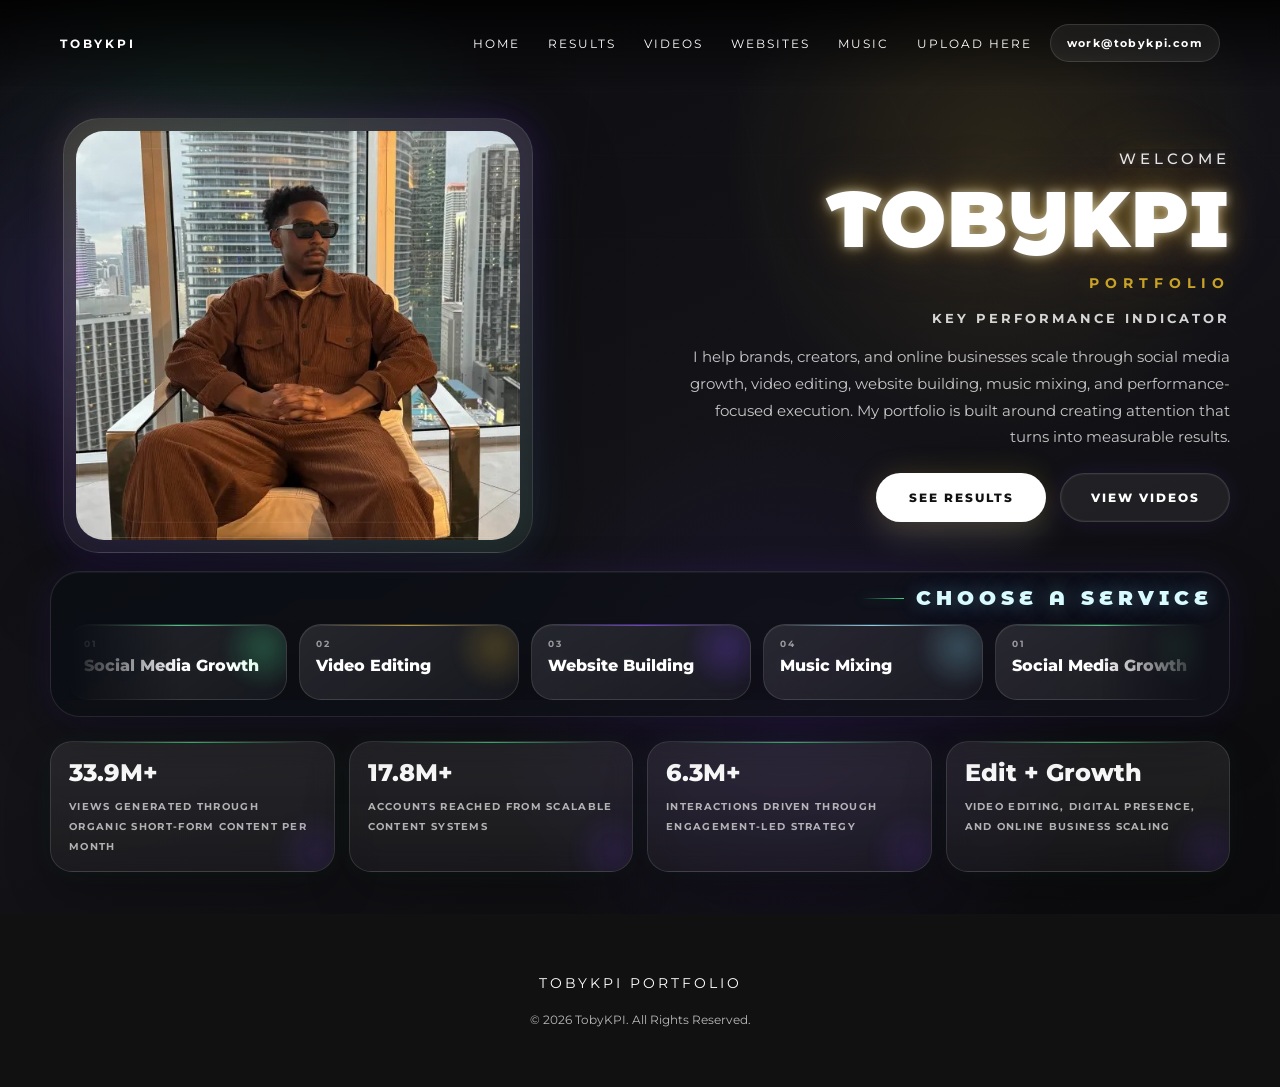
<file: index.html>
<!DOCTYPE html>
<html lang="en">
<head>
  <meta charset="UTF-8" />
  <meta name="viewport" content="width=device-width, initial-scale=1.0">
  <title>TobyKPI | Portfolio</title>

  <link href="https://fonts.googleapis.com/css2?family=Montserrat:wght@300;400;500;600;700;800&family=Montserrat+Alternates:wght@800;900&display=swap" rel="stylesheet">

  <style>
    * { margin: 0; padding: 0; box-sizing: border-box; }
    html { scroll-behavior: smooth; }

    :root {
      --bg: #111111;
      --bg-soft: #171717;
      --card: rgba(255,255,255,0.06);
      --card-border: rgba(255,255,255,0.1);
      --white: #ffffff;
      --muted: rgba(255,255,255,0.72);
      --text-dark: #222222;
      --text-soft: #555555;
      --gold: #c9a227;
      --gold-soft: rgba(201,162,39,0.14);
      --purple: #7b3ff2;
      --pink: #db37d6;
      --green: #44e38d;
      --light-bg: #fdfdfd;
      --shadow: 0 20px 50px rgba(0,0,0,0.24);
    }

    body {
      font-family: 'Montserrat', sans-serif;
      background: var(--bg);
      color: var(--white);
      overflow-x: hidden;
    }

    a {
      text-decoration: none;
      color: inherit;
      transition: 0.3s ease;
    }

    a:hover { color: var(--gold); }

    nav {
      position: fixed;
      top: 0;
      width: 100%;
      padding: 24px 60px;
      display: flex;
      justify-content: space-between;
      align-items: center;
      z-index: 1000;
      background: linear-gradient(to bottom, rgba(0,0,0,0.78), transparent);
      backdrop-filter: blur(6px);
    }

    nav ul {
      list-style: none;
      display: flex;
      gap: 28px;
      font-size: 12px;
      letter-spacing: 2px;
    }

    .nav-right {
      display: flex;
      align-items: center;
      gap: 18px;
    }

    .nav-contact {
      display: inline-flex;
      align-items: center;
      justify-content: center;
      padding: 11px 16px;
      border-radius: 999px;
      background: rgba(255,255,255,0.08);
      border: 1px solid rgba(255,255,255,0.12);
      font-size: 11px;
      font-weight: 700;
      letter-spacing: 1.4px;
      color: #ffffff;
      white-space: nowrap;
      backdrop-filter: blur(8px);
    }

    .nav-contact:hover {
      background: rgba(255,255,255,0.14);
      color: #ffffff;
    }

    .brand {
      letter-spacing: 3px;
      font-size: 12px;
      font-weight: 700;
    }

    .hero {
      position: relative;
      min-height: 100vh;
      padding: 138px 50px 72px;
      background:
        radial-gradient(circle at 14% 18%, rgba(68,227,141,0.12), transparent 24%),
        radial-gradient(circle at 82% 16%, rgba(123,63,242,0.18), transparent 24%),
        radial-gradient(circle at 50% 78%, rgba(201,162,39,0.10), transparent 26%),
        linear-gradient(150deg, #09090b 0%, #101014 48%, #0d0d11 100%);
      overflow: hidden;
      isolation: isolate;
    }

    .hero::before {
      content: "";
      position: absolute;
      inset: 0;
      background:
        repeating-linear-gradient(90deg, rgba(255,255,255,0.04) 0 1px, transparent 1px 110px),
        repeating-linear-gradient(0deg, rgba(255,255,255,0.03) 0 1px, transparent 1px 110px);
      opacity: 0.08;
      transform: perspective(1200px) rotateX(72deg) translateY(-8%);
      transform-origin: top;
      animation: heroGridDrift 18s linear infinite;
      pointer-events: none;
    }

    .hero::after {
      content: "";
      position: absolute;
      width: 640px;
      height: 640px;
      left: -160px;
      top: 120px;
      border-radius: 50%;
      background: radial-gradient(circle, rgba(68,227,141,0.22), rgba(68,227,141,0.04) 42%, transparent 72%);
      filter: blur(30px);
      opacity: 0.78;
      animation: heroAuraShift 12s ease-in-out infinite;
      pointer-events: none;
    }

    .hero-shell {
      position: relative;
      z-index: 2;
      max-width: 1300px;
      margin: 0 auto;
      display: grid;
      grid-template-columns: minmax(420px, 0.92fr) minmax(520px, 1.08fr);
      align-items: center;
      gap: 64px;
    }

    .hero-copy {
      text-align: left;
      max-width: 580px;
      animation: fadeUp 1s ease-out forwards;
      position: relative;
      z-index: 2;
    }

    .script {
      display: inline-flex;
      align-items: center;
      padding: 12px 18px;
      border-radius: 999px;
      background: linear-gradient(135deg, rgba(255,255,255,0.10), rgba(255,255,255,0.04));
      border: 1px solid rgba(255,255,255,0.12);
      box-shadow: 0 0 26px rgba(68,227,141,0.08);
      font-weight: 700;
      font-size: 11px;
      letter-spacing: 2.8px;
      text-transform: uppercase;
      margin-bottom: 18px;
      color: rgba(255,255,255,0.92);
    }

    .name {
      font-family: 'Montserrat Alternates', sans-serif;
      font-weight: 900;
      font-size: clamp(68px, 8vw, 96px);
      line-height: 0.92;
      letter-spacing: 1px;
      text-transform: uppercase;
      text-shadow:
        0 0 14px rgba(255,255,255,0.24),
        0 0 36px rgba(123,63,242,0.28),
        0 0 62px rgba(68,227,141,0.12);
    }

    .subtitle {
      margin-top: 20px;
      font-size: 13px;
      letter-spacing: 4.5px;
      color: #bfe7ff;
      text-transform: uppercase;
      font-weight: 700;
    }

    .hero-kpi {
      margin-top: 20px;
      font-size: 19px;
      line-height: 1.55;
      color: rgba(255,255,255,0.96);
      font-weight: 700;
      max-width: 520px;
    }

    .hero-description {
      margin-top: 22px;
      font-size: 17px;
      line-height: 1.9;
      color: rgba(255,255,255,0.74);
      max-width: 540px;
    }

    .hero-tags {
      display: flex;
      flex-wrap: wrap;
      gap: 12px;
      justify-content: flex-start;
      margin-top: 30px;
    }

    .hero-tag {
      display: inline-flex;
      align-items: center;
      padding: 12px 16px;
      border-radius: 999px;
      background: linear-gradient(135deg, rgba(255,255,255,0.08), rgba(255,255,255,0.04));
      border: 1px solid rgba(255,255,255,0.12);
      font-size: 11px;
      font-weight: 700;
      letter-spacing: 1.4px;
      text-transform: uppercase;
      color: rgba(255,255,255,0.92);
      backdrop-filter: blur(12px);
      box-shadow: 0 14px 30px rgba(0,0,0,0.18);
    }

    .hero-actions {
      display: flex;
      justify-content: flex-start;
      gap: 16px;
      margin-top: 34px;
      flex-wrap: wrap;
    }

    .hero-button {
      display: inline-flex;
      align-items: center;
      justify-content: center;
      min-width: 178px;
      padding: 17px 26px;
      border-radius: 999px;
      font-size: 12px;
      font-weight: 800;
      letter-spacing: 2px;
      text-transform: uppercase;
      border: 1px solid rgba(255,255,255,0.14);
      box-shadow: 0 16px 32px rgba(0,0,0,0.16);
    }

    .hero-button.primary {
      background: linear-gradient(135deg, #ffffff, #e9f8f8);
      color: #0f1013;
      box-shadow:
        0 18px 40px rgba(255,255,255,0.16),
        0 0 36px rgba(68,227,141,0.16);
    }

    .hero-button.primary:hover {
      background: linear-gradient(135deg, #fff0c1, #c9a227);
      color: #111111;
      transform: translateY(-3px);
    }

    .hero-button.secondary {
      background: rgba(255,255,255,0.06);
      color: #ffffff;
      backdrop-filter: blur(10px);
      box-shadow: inset 0 0 0 1px rgba(255,255,255,0.05);
    }

    .hero-button.secondary:hover {
      background: rgba(255,255,255,0.12);
      color: #ffffff;
      transform: translateY(-3px);
    }

    .hero-visual {
      position: relative;
      display: flex;
      justify-content: flex-end;
      align-items: center;
      perspective: 2200px;
      z-index: 1;
    }

    .hero-showcase {
      --tilt-x: 0deg;
      --tilt-y: 0deg;
      --pointer-x: 50%;
      --pointer-y: 50%;
      position: relative;
      width: min(100%, 760px);
      min-height: 670px;
      padding: 32px;
      border-radius: 38px;
      background: linear-gradient(145deg, rgba(255,255,255,0.08), rgba(255,255,255,0.025));
      border: 1px solid rgba(255,255,255,0.10);
      box-shadow: 0 46px 110px rgba(0,0,0,0.38);
      overflow: hidden;
      transform-style: preserve-3d;
      transform: rotateX(var(--tilt-y)) rotateY(var(--tilt-x));
      transition: transform 0.25s ease, box-shadow 0.35s ease;
      backdrop-filter: blur(14px);
    }

    .hero-showcase::before {
      content: "";
      position: absolute;
      inset: 0;
      background:
        linear-gradient(180deg, rgba(255,255,255,0.05), transparent 35%),
        repeating-linear-gradient(90deg, rgba(255,255,255,0.05) 0 1px, transparent 1px 72px),
        repeating-linear-gradient(0deg, rgba(255,255,255,0.04) 0 1px, transparent 1px 72px);
      opacity: 0.12;
      mask-image: linear-gradient(180deg, rgba(0,0,0,0.94), transparent 100%);
      pointer-events: none;
    }

    .hero-showcase::after {
      content: "";
      position: absolute;
      inset: 0;
      background: radial-gradient(circle at var(--pointer-x) var(--pointer-y), rgba(126,233,255,0.20), transparent 28%);
      opacity: 0.85;
      pointer-events: none;
      transition: opacity 0.2s ease;
    }

    .hero-aura {
      position: absolute;
      border-radius: 50%;
      filter: blur(20px);
      opacity: 0.66;
      pointer-events: none;
      z-index: 1;
    }

    .hero-aura-a {
      width: 240px;
      height: 240px;
      top: -40px;
      right: 40px;
      background: rgba(123,63,242,0.34);
      animation: heroAuraFloatA 11s ease-in-out infinite;
    }

    .hero-aura-b {
      width: 190px;
      height: 190px;
      bottom: 90px;
      left: 60px;
      background: rgba(68,227,141,0.20);
      animation: heroAuraFloatB 13s ease-in-out infinite;
    }

    .hero-showcase-grid {
      position: relative;
      z-index: 2;
      display: grid;
      grid-template-columns: minmax(0, 1.04fr) minmax(240px, 0.78fr);
      grid-template-rows: minmax(250px, 1fr) minmax(230px, 0.92fr);
      gap: 22px;
      min-height: 606px;
      transform-style: preserve-3d;
    }

    .hero-panel {
      position: relative;
      border-radius: 28px;
      padding: 18px;
      background: linear-gradient(180deg, rgba(10,11,15,0.86), rgba(18,18,22,0.72));
      border: 1px solid rgba(255,255,255,0.08);
      overflow: hidden;
      box-shadow: 0 24px 60px rgba(0,0,0,0.28);
      backdrop-filter: blur(12px);
      transform-style: preserve-3d;
      transition: border-color 0.35s ease, box-shadow 0.35s ease;
    }

    .hero-showcase:hover .hero-panel {
      border-color: rgba(255,255,255,0.14);
      box-shadow: 0 30px 70px rgba(0,0,0,0.38);
    }

    .hero-panel-growth {
      animation: heroPanelFloatA 8.8s ease-in-out infinite;
    }

    .hero-panel-video {
      grid-row: 1 / span 2;
      display: flex;
      flex-direction: column;
      animation: heroPanelFloatB 10s ease-in-out infinite;
    }

    .hero-panel-web {
      animation: heroPanelFloatC 9.2s ease-in-out infinite;
    }

    .hero-panel-label {
      display: inline-flex;
      align-items: center;
      padding: 10px 12px;
      border-radius: 999px;
      background: rgba(255,255,255,0.06);
      border: 1px solid rgba(255,255,255,0.08);
      font-size: 10px;
      letter-spacing: 1.8px;
      text-transform: uppercase;
      font-weight: 700;
      color: #c9f5ff;
      margin-bottom: 12px;
    }

    .hero-panel-heading {
      font-size: 21px;
      font-weight: 800;
      line-height: 1.18;
      margin-bottom: 16px;
      color: #ffffff;
      max-width: 280px;
    }

    .hero-growth-preview {
      position: relative;
      border-radius: 20px;
      overflow: hidden;
      border: 1px solid rgba(255,255,255,0.08);
      box-shadow: 0 18px 36px rgba(0,0,0,0.34);
      transform: translateZ(30px);
    }

    .hero-growth-preview img {
      width: 100%;
      display: block;
    }

    .hero-panel-chip {
      position: absolute;
      left: 22px;
      bottom: 22px;
      display: inline-flex;
      flex-direction: column;
      gap: 4px;
      padding: 12px 14px;
      border-radius: 18px;
      background: linear-gradient(135deg, rgba(10,10,13,0.84), rgba(10,10,13,0.58));
      border: 1px solid rgba(255,255,255,0.08);
      box-shadow: 0 0 22px rgba(68,227,141,0.18);
      z-index: 2;
    }

    .hero-panel-chip strong {
      font-size: 28px;
      font-weight: 800;
      line-height: 1;
    }

    .hero-panel-chip span {
      font-size: 10px;
      letter-spacing: 1.6px;
      text-transform: uppercase;
      color: rgba(255,255,255,0.72);
    }

    .hero-video-screen {
      position: relative;
      flex: 1;
      min-height: 420px;
      border-radius: 24px;
      overflow: hidden;
      border: 1px solid rgba(255,255,255,0.08);
      background: #0e1015;
      box-shadow: 0 20px 50px rgba(0,0,0,0.32);
    }

    .hero-video-screen img {
      width: 100%;
      height: 100%;
      object-fit: cover;
      display: block;
      filter: saturate(1.05) contrast(1.02);
    }

    .hero-video-screen::after {
      content: "";
      position: absolute;
      inset: 0;
      background: linear-gradient(180deg, rgba(6,8,13,0.02), rgba(6,8,13,0.68) 76%, rgba(6,8,13,0.92));
    }

    .hero-video-overlay {
      position: absolute;
      inset: 0;
      z-index: 1;
      display: flex;
      flex-direction: column;
      justify-content: flex-end;
      padding: 22px;
      gap: 16px;
    }

    .hero-play-button {
      width: 70px;
      height: 70px;
      border-radius: 50%;
      background: radial-gradient(circle at 35% 35%, #ffffff, #ccf7ff 40%, #44e38d 68%, #2f7cff 100%);
      box-shadow: 0 0 30px rgba(126,233,255,0.35);
      display: inline-block;
      position: relative;
    }

    .hero-play-button::before {
      content: "";
      position: absolute;
      top: 50%;
      left: 50%;
      transform: translate(-38%, -50%);
      border-left: 20px solid #111111;
      border-top: 12px solid transparent;
      border-bottom: 12px solid transparent;
    }

    .hero-video-title {
      font-size: 24px;
      line-height: 1.15;
      font-weight: 800;
      max-width: 190px;
      color: #ffffff;
    }

    .hero-skill-meter {
      display: flex;
      gap: 8px;
      flex-wrap: wrap;
      margin-top: 16px;
    }

    .hero-skill-meter span {
      padding: 9px 12px;
      border-radius: 999px;
      background: rgba(255,255,255,0.06);
      border: 1px solid rgba(255,255,255,0.08);
      font-size: 10px;
      letter-spacing: 1.4px;
      text-transform: uppercase;
      color: rgba(255,255,255,0.86);
      font-weight: 700;
    }

    .hero-browser-mini {
      border-radius: 22px;
      overflow: hidden;
      border: 1px solid rgba(255,255,255,0.08);
      background: #0d1016;
      box-shadow: 0 18px 42px rgba(0,0,0,0.32);
      transform: translateZ(32px);
    }

    .hero-browser-top {
      display: flex;
      align-items: center;
      gap: 8px;
      padding: 12px 14px;
      background: rgba(255,255,255,0.05);
      border-bottom: 1px solid rgba(255,255,255,0.06);
    }

    .hero-browser-top span {
      width: 10px;
      height: 10px;
      border-radius: 50%;
      background: rgba(255,255,255,0.28);
    }

    .hero-browser-top span:nth-child(1) {
      background: #ff6d7a;
    }

    .hero-browser-top span:nth-child(2) {
      background: #ffd166;
    }

    .hero-browser-top span:nth-child(3) {
      background: #44e38d;
    }

    .hero-browser-mini img {
      width: 100%;
      display: block;
    }

    .hero-panel-footnote {
      margin-top: 14px;
      font-size: 13px;
      line-height: 1.7;
      color: rgba(255,255,255,0.72);
    }

    .hero-identity-orb {
      position: absolute;
      left: 44%;
      top: 52%;
      transform: translate(-50%, -50%);
      z-index: 3;
      width: 220px;
      padding: 14px;
      border-radius: 28px;
      background: linear-gradient(160deg, rgba(8,9,12,0.78), rgba(18,18,24,0.52));
      border: 1px solid rgba(255,255,255,0.10);
      box-shadow:
        0 24px 55px rgba(0,0,0,0.36),
        0 0 40px rgba(68,227,141,0.12);
      backdrop-filter: blur(12px);
      animation: heroOrbFloat 9s ease-in-out infinite;
      text-align: center;
      overflow: hidden;
    }

    .hero-identity-ring {
      position: absolute;
      inset: -1px;
      border-radius: inherit;
      background: linear-gradient(135deg, rgba(68,227,141,0.28), rgba(123,63,242,0.28), rgba(255,255,255,0.08));
      filter: blur(24px);
      opacity: 0.72;
      z-index: -1;
    }

    .hero-identity-orb img {
      width: 100%;
      aspect-ratio: 1 / 1.12;
      object-fit: cover;
      border-radius: 22px;
      display: block;
      border: 1px solid rgba(255,255,255,0.08);
    }

    .hero-identity-meta {
      margin-top: 12px;
      display: flex;
      flex-direction: column;
      gap: 4px;
    }

    .hero-identity-meta strong {
      font-size: 22px;
      font-weight: 900;
      letter-spacing: 1.4px;
      color: #ffffff;
    }

    .hero-identity-meta span {
      font-size: 11px;
      letter-spacing: 2px;
      text-transform: uppercase;
      color: rgba(255,255,255,0.66);
    }

    .hero-floating-chip {
      position: absolute;
      z-index: 3;
      padding: 12px 16px;
      border-radius: 999px;
      background: linear-gradient(135deg, rgba(255,255,255,0.10), rgba(255,255,255,0.03));
      border: 1px solid rgba(255,255,255,0.12);
      font-size: 11px;
      font-weight: 700;
      letter-spacing: 1.6px;
      text-transform: uppercase;
      color: #ffffff;
      backdrop-filter: blur(12px);
      box-shadow: 0 0 30px rgba(123,63,242,0.14);
    }

    .hero-floating-chip-a {
      top: 28px;
      left: 26px;
      animation: heroChipFloatA 8s ease-in-out infinite;
    }

    .hero-floating-chip-b {
      right: 26px;
      top: 32px;
      animation: heroChipFloatB 9.5s ease-in-out infinite;
    }

    .hero-floating-chip-c {
      left: 42px;
      bottom: 26px;
      animation: heroChipFloatC 10.5s ease-in-out infinite;
    }

    .hero-stats {
      position: relative;
      z-index: 2;
      max-width: 1300px;
      margin: 34px auto 0;
      display: grid;
      grid-template-columns: repeat(4, 1fr);
      gap: 18px;
    }

    .hero-stat {
      position: relative;
      padding: 22px 22px 20px;
      border-radius: 24px;
      background: linear-gradient(180deg, rgba(255,255,255,0.08), rgba(255,255,255,0.04));
      border: 1px solid rgba(255,255,255,0.10);
      box-shadow: 0 20px 44px rgba(0,0,0,0.22);
      backdrop-filter: blur(14px);
      overflow: hidden;
    }

    .hero-stat::before {
      content: "";
      position: absolute;
      top: 0;
      left: 0;
      width: 100%;
      height: 1px;
      background: linear-gradient(90deg, rgba(68,227,141,0), rgba(68,227,141,0.85), rgba(123,63,242,0));
      opacity: 0.8;
    }

    .hero-stat-kicker {
      display: block;
      font-size: 10px;
      letter-spacing: 2px;
      text-transform: uppercase;
      color: rgba(255,255,255,0.60);
      margin-bottom: 12px;
      font-weight: 700;
    }

    .hero-stat-value {
      display: block;
      font-size: 30px;
      font-weight: 800;
      margin-bottom: 8px;
      color: #ffffff;
      line-height: 1.05;
    }

    .hero-stat-label {
      font-size: 11px;
      letter-spacing: 1.2px;
      text-transform: uppercase;
      color: rgba(255,255,255,0.72);
      font-weight: 700;
      line-height: 1.65;
    }

    @keyframes heroGridDrift {
      from {
        transform: perspective(1200px) rotateX(72deg) translateY(-8%);
      }
      to {
        transform: perspective(1200px) rotateX(72deg) translateY(2%);
      }
    }

    @keyframes heroAuraShift {
      0%, 100% {
        transform: translate3d(0, 0, 0) scale(1);
      }
      50% {
        transform: translate3d(36px, -24px, 0) scale(1.08);
      }
    }

    @keyframes heroAuraFloatA {
      0%, 100% {
        transform: translate3d(0, 0, 0);
      }
      50% {
        transform: translate3d(-20px, 18px, 0);
      }
    }

    @keyframes heroAuraFloatB {
      0%, 100% {
        transform: translate3d(0, 0, 0);
      }
      50% {
        transform: translate3d(16px, -14px, 0);
      }
    }

    @keyframes heroPanelFloatA {
      0%, 100% {
        transform: translate3d(0, 0, 0) rotate3d(1, 1, 0, 0deg);
      }
      50% {
        transform: translate3d(-6px, -10px, 24px) rotate3d(1, 1, 0, -2deg);
      }
    }

    @keyframes heroPanelFloatB {
      0%, 100% {
        transform: translate3d(0, 0, 0) rotate3d(1, 0, 1, 0deg);
      }
      50% {
        transform: translate3d(8px, -12px, 24px) rotate3d(1, 0, 1, 2deg);
      }
    }

    @keyframes heroPanelFloatC {
      0%, 100% {
        transform: translate3d(0, 0, 0) rotate3d(1, 1, 0, 0deg);
      }
      50% {
        transform: translate3d(-4px, -8px, 20px) rotate3d(1, 1, 0, 2deg);
      }
    }

    @keyframes heroOrbFloat {
      0%, 100% {
        transform: translate(-50%, -50%) translateY(0);
      }
      50% {
        transform: translate(-50%, -50%) translateY(-12px);
      }
    }

    @keyframes heroChipFloatA {
      0%, 100% {
        transform: translateY(0);
      }
      50% {
        transform: translateY(-10px);
      }
    }

    @keyframes heroChipFloatB {
      0%, 100% {
        transform: translateY(0);
      }
      50% {
        transform: translateY(-8px);
      }
    }

    @keyframes heroChipFloatC {
      0%, 100% {
        transform: translateY(0);
      }
      50% {
        transform: translateY(-12px);
      }
    }

    .content-wrapper {
      background: var(--light-bg);
      color: var(--text-dark);
    }

    .section {
      max-width: 1200px;
      margin: 0 auto;
      padding: 100px 40px;
      display: grid;
      grid-template-columns: 1fr 1fr;
      gap: 80px;
      align-items: center;
    }

    .text-block h2 {
      font-size: 42px;
      margin-bottom: 25px;
      font-weight: 800;
      line-height: 1.1;
    }

    .text-block p {
      line-height: 1.8;
      font-size: 17px;
      margin-bottom: 20px;
      color: #444;
    }

    .eyebrow {
      display: inline-block;
      font-size: 12px;
      font-weight: 700;
      letter-spacing: 2.5px;
      text-transform: uppercase;
      color: var(--gold);
      margin-bottom: 14px;
    }

    .about-image {
      width: 100%;
      border-radius: 16px;
      box-shadow: 15px 15px 0px var(--gold);
    }

    .results-section {
      background:
        radial-gradient(circle at top left, rgba(219,55,214,0.12), transparent 22%),
        radial-gradient(circle at top right, rgba(123,63,242,0.14), transparent 24%),
        linear-gradient(135deg, #0f0f10 0%, #151517 100%);
      color: var(--white);
    }

    .results-wrap {
      max-width: 1280px;
      margin: 0 auto;
      padding: 110px 40px;
    }

    .results-header {
      display: flex;
      justify-content: space-between;
      align-items: flex-end;
      gap: 30px;
      margin-bottom: 38px;
      flex-wrap: wrap;
    }

    .results-header h2 {
      font-size: 50px;
      line-height: 1.05;
      margin-bottom: 16px;
      font-weight: 800;
    }

    .results-header p {
      color: var(--muted);
      max-width: 780px;
      line-height: 1.8;
      font-size: 16px;
    }

    .results-badge {
      padding: 14px 20px;
      border-radius: 999px;
      background: rgba(255,255,255,0.06);
      border: 1px solid rgba(255,255,255,0.1);
      color: var(--white);
      font-size: 12px;
      letter-spacing: 2px;
      text-transform: uppercase;
      font-weight: 700;
      white-space: nowrap;
    }

    .project-link-card {
      display: flex;
      justify-content: space-between;
      align-items: center;
      gap: 24px;
      padding: 26px 30px;
      margin-bottom: 28px;
      border-radius: 24px;
      background: linear-gradient(135deg, rgba(123,63,242,0.18), rgba(219,55,214,0.10));
      border: 1px solid rgba(255,255,255,0.1);
      box-shadow: var(--shadow);
      flex-wrap: wrap;
    }

    .project-link-card .project-copy h3 {
      font-size: 24px;
      margin-bottom: 10px;
      font-weight: 800;
    }

    .project-link-card .project-copy p {
      color: var(--muted);
      line-height: 1.8;
      font-size: 15px;
      max-width: 760px;
    }

    .project-button {
      display: inline-flex;
      align-items: center;
      justify-content: center;
      padding: 14px 22px;
      border-radius: 999px;
      background: #ffffff;
      color: #111111;
      font-size: 12px;
      font-weight: 800;
      letter-spacing: 2px;
      text-transform: uppercase;
      white-space: nowrap;
    }

    .project-button:hover {
      background: var(--gold);
      color: #111111;
      transform: translateY(-2px);
    }

    .proof-grid {
      display: grid;
      grid-template-columns: 1.15fr 0.85fr;
      gap: 28px;
      margin-bottom: 12px;
      perspective: 1800px;
    }

    .proof-card {
      position: relative;
      background: linear-gradient(180deg, rgba(19,19,22,0.94), rgba(17,17,19,0.78));
      border: 1px solid rgba(255,255,255,0.1);
      border-radius: 28px;
      overflow: visible;
      box-shadow: 0 30px 75px rgba(0,0,0,0.34);
      transform-style: preserve-3d;
      backdrop-filter: blur(12px);
      isolation: isolate;
      transition: border-color 0.45s ease, box-shadow 0.45s ease;
    }

    .proof-card::before {
      content: "";
      position: absolute;
      inset: -6px;
      border-radius: inherit;
      background: linear-gradient(135deg, rgba(68,227,141,0.18), rgba(123,63,242,0.30), rgba(201,162,39,0.12));
      filter: blur(28px);
      opacity: 0.45;
      z-index: -2;
      transition: opacity 0.45s ease, transform 0.45s ease;
    }

    .proof-card::after {
      content: "";
      position: absolute;
      inset: 1px;
      border-radius: inherit;
      background: linear-gradient(155deg, rgba(255,255,255,0.07), rgba(255,255,255,0.015) 34%, rgba(255,255,255,0.02) 70%, rgba(68,227,141,0.05));
      z-index: -1;
      pointer-events: none;
    }

    .proof-card:hover {
      border-color: rgba(201,162,39,0.28);
      box-shadow: 0 36px 90px rgba(0,0,0,0.42);
    }

    .proof-card:hover::before {
      opacity: 0.75;
      transform: scale(1.02);
    }

    .proof-card-main {
      animation: proofFloatMain 10s ease-in-out infinite;
    }

    .proof-card-secondary {
      animation: proofFloatSecondary 8.8s ease-in-out infinite;
    }

    .proof-card-tertiary {
      animation: proofFloatTertiary 9.6s ease-in-out infinite;
    }

    .proof-card-header {
      position: relative;
      z-index: 1;
      padding: 24px 26px 0;
      transform: translateZ(26px);
    }

    .proof-card-header h3 {
      font-size: 24px;
      font-weight: 800;
      margin-bottom: 8px;
    }

    .proof-card-header p {
      color: var(--muted);
      line-height: 1.7;
      font-size: 14px;
      margin-bottom: 18px;
    }

    .proof-image-wrap {
      position: relative;
      padding: 6px 18px 18px;
      transform-style: preserve-3d;
    }

    .proof-image-wrap::before {
      content: "";
      position: absolute;
      left: 34px;
      right: 34px;
      bottom: 10px;
      height: 44px;
      border-radius: 999px;
      background: radial-gradient(circle, rgba(68,227,141,0.28), rgba(123,63,242,0.20), transparent 72%);
      filter: blur(22px);
      opacity: 0.85;
      pointer-events: none;
    }

    .proof-image-wrap::after {
      content: "";
      position: absolute;
      top: 16px;
      bottom: 24px;
      left: -12%;
      width: 34%;
      background: linear-gradient(90deg, rgba(255,255,255,0), rgba(255,255,255,0.22), rgba(255,255,255,0));
      transform: skewX(-20deg);
      opacity: 0.38;
      filter: blur(1px);
      pointer-events: none;
      animation: proofSweep 7.6s ease-in-out infinite;
    }

    .proof-image-wrap img {
      position: relative;
      width: 100%;
      display: block;
      border-radius: 20px;
      border: 1px solid rgba(255,255,255,0.10);
      box-shadow:
        0 26px 50px rgba(0,0,0,0.38),
        0 0 0 1px rgba(255,255,255,0.05),
        0 0 28px rgba(68,227,141,0.08),
        0 0 56px rgba(123,63,242,0.14);
      background: #0c0c0d;
      transform: translateZ(42px) rotateX(7deg);
      transform-origin: center top;
      filter: saturate(1.03) contrast(1.02);
      transition: transform 0.45s ease, box-shadow 0.45s ease, filter 0.45s ease;
    }

    .proof-card:hover .proof-image-wrap img {
      box-shadow:
        0 32px 68px rgba(0,0,0,0.44),
        0 0 0 1px rgba(255,255,255,0.08),
        0 0 38px rgba(68,227,141,0.14),
        0 0 78px rgba(123,63,242,0.20);
      filter: saturate(1.08) contrast(1.04);
    }

    .proof-stack {
      display: grid;
      grid-template-rows: 1fr 1fr;
      gap: 24px;
    }

    @keyframes proofFloatMain {
      0%, 100% {
        transform: translateY(0) rotateX(0deg) rotateY(0deg);
      }
      50% {
        transform: translateY(-10px) rotateX(4deg) rotateY(-4deg);
      }
    }

    @keyframes proofFloatSecondary {
      0%, 100% {
        transform: translateY(0) rotateX(0deg) rotateY(0deg);
      }
      50% {
        transform: translateY(-8px) rotateX(3deg) rotateY(4deg);
      }
    }

    @keyframes proofFloatTertiary {
      0%, 100% {
        transform: translateY(0) rotateX(0deg) rotateY(0deg);
      }
      50% {
        transform: translateY(-9px) rotateX(3deg) rotateY(-3deg);
      }
    }

    @keyframes proofSweep {
      0%, 18%, 100% {
        transform: translateX(-180%) skewX(-20deg);
        opacity: 0;
      }
      40%, 62% {
        transform: translateX(320%) skewX(-20deg);
        opacity: 0.42;
      }
    }

    @media (prefers-reduced-motion: reduce) {
      .hero::before,
      .hero::after,
      .hero-aura-a,
      .hero-aura-b,
      .hero-panel-growth,
      .hero-panel-video,
      .hero-panel-web,
      .hero-identity-orb,
      .hero-floating-chip-a,
      .hero-floating-chip-b,
      .hero-floating-chip-c,
      .proof-card-main,
      .proof-card-secondary,
      .proof-card-tertiary,
      .proof-image-wrap::after {
        animation: none;
      }

      .hero-showcase {
        transform: none;
      }
    }

    .videos-section {
      background: #fafafa;
    }

    .videos-wrap {
      max-width: 1280px;
      margin: 0 auto;
      padding: 110px 40px;
    }

    .videos-header {
      text-align: center;
      max-width: 860px;
      margin: 0 auto 50px;
    }

    .videos-header h2 {
      font-size: 50px;
      line-height: 1.05;
      margin-bottom: 18px;
      font-weight: 800;
      color: #111;
    }

    .videos-header p {
      color: #555;
      font-size: 16px;
      line-height: 1.9;
    }

    .featured-video-card {
      display: grid;
      grid-template-columns: 1.05fr 0.95fr;
      gap: 32px;
      align-items: center;
      background: linear-gradient(135deg, #111111 0%, #1a1a1d 100%);
      border-radius: 28px;
      padding: 30px;
      box-shadow: 0 24px 60px rgba(0,0,0,0.16);
      margin-bottom: 34px;
      overflow: hidden;
      position: relative;
    }

    .vsl-feature-card {
      display: block;
      text-align: center;
      padding: 0 0 28px;
      background: transparent;
      box-shadow: none;
      overflow: visible;
    }

    .vsl-feature-header {
      position: relative;
      z-index: 1;
      margin-bottom: 20px;
    }

    .vsl-feature-card::before {
      display: none;
    }

    .vsl-feature-header h3 {
      font-size: 38px;
      line-height: 1.08;
      font-weight: 800;
      color: #111;
    }

    .featured-video-card::before {
      content: "";
      position: absolute;
      inset: 0;
      background: radial-gradient(circle at top right, rgba(123,63,242,0.14), transparent 28%);
      pointer-events: none;
    }

    .featured-video-embed {
      position: relative;
      z-index: 1;
      border-radius: 22px;
      overflow: hidden;
      background: #000;
      box-shadow: 0 20px 40px rgba(0,0,0,0.30);
    }

    .featured-video-embed iframe {
      width: 100%;
      aspect-ratio: 9 / 16;
      max-height: 720px;
      border: none;
      display: block;
    }

    .featured-video-embed.landscape iframe {
      aspect-ratio: 16 / 9;
    }

    .vsl-feature-card .featured-video-embed {
      max-width: 980px;
      margin: 0 auto;
    }

    .vsl-feature-card .featured-video-actions {
      justify-content: center;
      margin-top: 24px;
    }

    .featured-video-copy {
      position: relative;
      z-index: 1;
      color: #fff;
    }

    .featured-video-copy h3 {
      font-size: 38px;
      line-height: 1.08;
      margin-bottom: 18px;
      font-weight: 800;
    }

    .featured-video-copy p {
      color: rgba(255,255,255,0.76);
      line-height: 1.9;
      font-size: 16px;
      margin-bottom: 18px;
    }

    .video-pill-row {
      display: flex;
      flex-wrap: wrap;
      gap: 10px;
      margin: 24px 0 28px;
    }

    .video-pill {
      padding: 10px 14px;
      border-radius: 999px;
      background: rgba(255,255,255,0.08);
      border: 1px solid rgba(255,255,255,0.1);
      color: rgba(255,255,255,0.92);
      font-size: 11px;
      font-weight: 700;
      letter-spacing: 1.4px;
      text-transform: uppercase;
    }

    .featured-video-actions {
      display: flex;
      gap: 14px;
      flex-wrap: wrap;
    }

    .video-action-btn {
      display: inline-flex;
      align-items: center;
      justify-content: center;
      min-width: 170px;
      padding: 15px 22px;
      border-radius: 999px;
      font-size: 12px;
      font-weight: 800;
      letter-spacing: 2px;
      text-transform: uppercase;
    }

    .video-action-btn.primary {
      background: #fff;
      color: #111;
    }

    .video-action-btn.primary:hover {
      background: var(--gold);
      color: #111;
    }

    .video-action-btn.secondary {
      background: rgba(255,255,255,0.08);
      border: 1px solid rgba(255,255,255,0.12);
      color: #fff;
    }

    .video-action-btn.secondary:hover {
      background: rgba(255,255,255,0.14);
      color: #fff;
    }

    .video-carousel-section {
      position: relative;
      margin-top: 20px;
      padding: 34px 28px 40px;
      border-radius: 32px;
      background:
        radial-gradient(circle at 12% 16%, rgba(38,214,255,0.18), transparent 24%),
        radial-gradient(circle at 88% 12%, rgba(123,63,242,0.18), transparent 28%),
        linear-gradient(135deg, #090b10 0%, #10131a 45%, #07090d 100%);
      border: 1px solid rgba(98,228,255,0.14);
      box-shadow:
        0 24px 60px rgba(0,0,0,0.24),
        inset 0 1px 0 rgba(255,255,255,0.04);
      overflow: hidden;
    }

    .video-carousel-section::before {
      content: "";
      position: absolute;
      inset: 0;
      background:
        linear-gradient(rgba(255,255,255,0.03) 1px, transparent 1px),
        linear-gradient(90deg, rgba(255,255,255,0.03) 1px, transparent 1px);
      background-size: 42px 42px;
      mask-image: linear-gradient(to bottom, rgba(0,0,0,0.55), transparent 85%);
      pointer-events: none;
    }

    .video-carousel-header {
      position: relative;
      z-index: 1;
      text-align: center;
      margin-bottom: 26px;
    }

    .video-carousel-header .eyebrow {
      color: #7ee9ff;
      text-shadow: 0 0 18px rgba(38,214,255,0.28);
    }

    .video-carousel-header h3 {
      color: #ffffff;
      font-size: 36px;
      line-height: 1.05;
      font-weight: 800;
      letter-spacing: 0.5px;
    }

    .video-carousel-shell {
      position: relative;
      padding: 10px 72px 78px;
    }

    .video-carousel-stage {
      position: relative;
      height: 720px;
    }

    .video-card {
      position: absolute;
      top: 0;
      left: 50%;
      width: min(360px, calc(100% - 110px));
      border-radius: 28px;
      overflow: hidden;
      background: linear-gradient(180deg, rgba(13,16,22,0.98), rgba(7,9,14,0.98));
      border: 1px solid rgba(123,237,255,0.14);
      box-shadow: 0 28px 70px rgba(0,0,0,0.42);
      transform-origin: center center;
      transition:
        transform 620ms cubic-bezier(0.22, 0.9, 0.26, 1),
        opacity 520ms ease,
        box-shadow 620ms ease;
      will-change: transform, opacity;
      backface-visibility: hidden;
      -webkit-backface-visibility: hidden;
      transform: translateZ(0);
      contain: layout paint;
    }

    .video-card::before {
      content: "";
      position: absolute;
      inset: 0;
      background:
        linear-gradient(160deg, rgba(38,214,255,0.14), transparent 34%, transparent 64%, rgba(123,63,242,0.18)),
        radial-gradient(circle at top right, rgba(255,255,255,0.08), transparent 28%);
      pointer-events: none;
      z-index: 0;
    }

    .video-card[data-state="active"] {
      box-shadow:
        0 30px 90px rgba(0,0,0,0.48),
        0 0 0 1px rgba(113,239,255,0.18),
        0 0 34px rgba(38,214,255,0.18);
    }

    .video-card iframe {
      width: 100%;
      aspect-ratio: 9 / 16;
      border: none;
      display: block;
      background: #000;
      position: relative;
      z-index: 1;
      backface-visibility: hidden;
      -webkit-backface-visibility: hidden;
      transform: translateZ(0);
    }

    .video-card-copy {
      position: relative;
      z-index: 1;
      padding: 20px 20px 22px;
      background: linear-gradient(180deg, rgba(11,14,20,0.94), rgba(7,9,14,0.98));
    }

    .video-card-copy h3 {
      font-size: 22px;
      margin-bottom: 10px;
      color: #ffffff;
    }

    .video-card-copy p {
      color: rgba(255,255,255,0.72);
      line-height: 1.7;
      font-size: 14px;
      margin-bottom: 16px;
    }

    .video-card-tag {
      display: inline-block;
      padding: 9px 13px;
      border-radius: 999px;
      background: rgba(38,214,255,0.12);
      border: 1px solid rgba(38,214,255,0.22);
      color: #eefcff;
      font-size: 10px;
      font-weight: 800;
      letter-spacing: 1.6px;
      text-transform: uppercase;
      box-shadow: 0 0 18px rgba(38,214,255,0.12);
    }

    .video-carousel-btn {
      position: absolute;
      top: 42%;
      transform: translateY(-50%);
      width: 52px;
      height: 52px;
      border-radius: 50%;
      border: 1px solid rgba(255,255,255,0.14);
      background: rgba(8,11,18,0.76);
      color: #ffffff;
      font-size: 26px;
      line-height: 1;
      display: inline-flex;
      align-items: center;
      justify-content: center;
      box-shadow:
        0 18px 30px rgba(0,0,0,0.28),
        0 0 26px rgba(38,214,255,0.14);
      backdrop-filter: blur(12px);
      cursor: pointer;
      z-index: 12;
      transition: transform 0.25s ease, box-shadow 0.25s ease, border-color 0.25s ease;
    }

    .video-carousel-btn:hover {
      transform: translateY(-50%) scale(1.06);
      border-color: rgba(113,239,255,0.4);
      box-shadow:
        0 18px 30px rgba(0,0,0,0.28),
        0 0 34px rgba(38,214,255,0.28);
    }

    .video-carousel-btn.prev {
      left: 0;
    }

    .video-carousel-btn.next {
      right: 0;
    }

    .video-carousel-dots {
      position: absolute;
      left: 0;
      right: 0;
      bottom: 0;
      display: flex;
      justify-content: center;
      gap: 10px;
      z-index: 12;
    }

    .video-carousel-dot {
      width: 12px;
      height: 12px;
      padding: 0;
      border: none;
      border-radius: 999px;
      background: rgba(255,255,255,0.2);
      box-shadow: inset 0 0 0 1px rgba(255,255,255,0.08);
      cursor: pointer;
      transition: transform 0.25s ease, background 0.25s ease, box-shadow 0.25s ease;
    }

    .video-carousel-dot.active {
      background: #26d6ff;
      transform: scale(1.12);
      box-shadow: 0 0 16px rgba(38,214,255,0.5);
    }

    .website-carousel-section {
      margin-top: 34px;
    }

    .website-carousel-stage {
      position: relative;
      height: 560px;
    }

    .website-carousel-stage .website-card {
      position: absolute;
      top: 0;
      left: 50%;
      width: min(560px, calc(100% - 110px));
      height: auto;
      transform-origin: center center;
      transition:
        transform 620ms cubic-bezier(0.22, 0.9, 0.26, 1),
        opacity 520ms ease,
        box-shadow 620ms ease;
      will-change: transform, opacity;
      backface-visibility: hidden;
      -webkit-backface-visibility: hidden;
      transform: translateZ(0);
      contain: layout paint;
    }

    .website-carousel-stage .website-card[data-state="active"] {
      box-shadow:
        0 30px 90px rgba(0,0,0,0.42),
        0 0 0 1px rgba(113,239,255,0.16),
        0 0 34px rgba(38,214,255,0.18);
    }

    .website-carousel-stage .website-card-shell {
      height: auto;
    }

    .website-carousel-stage .website-preview-shell {
      height: 240px;
    }

    .website-carousel-stage .website-card-meta {
      gap: 16px;
      padding: 16px 16px 18px;
    }

    .website-carousel-stage .website-card-copy h3 {
      font-size: 22px;
    }

    .website-carousel-stage .website-card-copy p {
      font-size: 13px;
      line-height: 1.65;
    }

    .website-carousel-stage .website-card-cta {
      min-width: 136px;
      padding: 12px 14px;
      font-size: 10px;
      letter-spacing: 1.6px;
    }

    .website-grid {
      display: grid;
      grid-template-columns: repeat(2, minmax(0, 1fr));
      gap: 24px;
      margin-top: 34px;
      align-items: start;
    }

    .website-card {
      position: relative;
      height: 100%;
      padding: 1px;
      border-radius: 30px;
      overflow: hidden;
      background: linear-gradient(135deg, rgba(38,214,255,0.34), rgba(255,255,255,0.1) 28%, rgba(123,63,242,0.28) 72%, rgba(38,214,255,0.22));
      box-shadow: 0 28px 70px rgba(0,0,0,0.18);
      isolation: isolate;
      transition: transform 0.35s ease, box-shadow 0.35s ease;
    }

    .website-card:hover {
      transform: translateY(-10px);
      box-shadow: 0 36px 90px rgba(0,0,0,0.22);
    }

    .website-card::before {
      content: "";
      position: absolute;
      inset: -20% auto auto -6%;
      width: 220px;
      height: 220px;
      background: radial-gradient(circle, rgba(38,214,255,0.28), transparent 70%);
      filter: blur(12px);
      pointer-events: none;
      z-index: 0;
    }

    .website-card::after {
      content: "";
      position: absolute;
      right: -6%;
      bottom: -18%;
      width: 240px;
      height: 240px;
      background: radial-gradient(circle, rgba(123,63,242,0.22), transparent 72%);
      filter: blur(16px);
      pointer-events: none;
      z-index: 0;
    }

    .website-card-shell {
      position: relative;
      z-index: 1;
      display: flex;
      flex-direction: column;
      height: 100%;
      border-radius: 29px;
      overflow: hidden;
      background:
        radial-gradient(circle at top right, rgba(255,255,255,0.06), transparent 24%),
        linear-gradient(180deg, #080c13 0%, #101520 56%, #090d14 100%);
      border: 1px solid rgba(255,255,255,0.06);
    }

    .website-browser-bar {
      display: flex;
      align-items: center;
      gap: 14px;
      padding: 14px 16px;
      border-bottom: 1px solid rgba(255,255,255,0.08);
      background:
        linear-gradient(180deg, rgba(255,255,255,0.05), rgba(255,255,255,0.02)),
        rgba(5,8,14,0.88);
      backdrop-filter: blur(16px);
    }

    .website-browser-dots {
      display: flex;
      gap: 8px;
      flex-shrink: 0;
    }

    .website-browser-dots span {
      width: 11px;
      height: 11px;
      border-radius: 999px;
      box-shadow: 0 0 16px currentColor;
    }

    .website-browser-dots span:nth-child(1) {
      color: #ff6257;
      background: #ff6257;
    }

    .website-browser-dots span:nth-child(2) {
      color: #ffbd2f;
      background: #ffbd2f;
    }

    .website-browser-dots span:nth-child(3) {
      color: #29cb41;
      background: #29cb41;
    }

    .website-browser-url {
      min-width: 0;
      flex: 1;
      padding: 11px 15px;
      border-radius: 999px;
      background: rgba(255,255,255,0.05);
      border: 1px solid rgba(126,233,255,0.12);
      color: rgba(233,251,255,0.82);
      font-size: 11px;
      font-weight: 700;
      letter-spacing: 1.6px;
      text-transform: uppercase;
      white-space: nowrap;
      overflow: hidden;
      text-overflow: ellipsis;
      box-shadow: inset 0 0 0 1px rgba(255,255,255,0.02);
    }

    .website-preview-shell {
      position: relative;
      height: 280px;
      overflow: hidden;
      background:
        linear-gradient(180deg, rgba(5,8,14,0.4), rgba(5,8,14,0.08)),
        #f5f5f5;
    }

    .website-preview-shell::before {
      content: "";
      position: absolute;
      inset: 0;
      background:
        linear-gradient(rgba(255,255,255,0.04) 1px, transparent 1px),
        linear-gradient(90deg, rgba(255,255,255,0.04) 1px, transparent 1px);
      background-size: 40px 40px;
      opacity: 0.28;
      pointer-events: none;
      z-index: 1;
    }

    .website-preview-shell::after {
      content: "";
      position: absolute;
      inset: 0;
      background: linear-gradient(180deg, rgba(6,10,16,0.04), transparent 16%, transparent 84%, rgba(6,10,16,0.16));
      pointer-events: none;
      z-index: 3;
    }

    .website-preview-shell iframe {
      width: calc(100% + 18px);
      height: 100%;
      display: block;
      border: none;
      background: #ffffff;
      pointer-events: none;
      margin-right: -18px;
      backface-visibility: hidden;
      -webkit-backface-visibility: hidden;
      transform: translateZ(0);
    }

    .website-card-meta {
      display: flex;
      justify-content: space-between;
      align-items: flex-start;
      gap: 18px;
      padding: 18px 18px 20px;
      background:
        linear-gradient(180deg, rgba(255,255,255,0.04), rgba(255,255,255,0.02)),
        rgba(7,10,16,0.94);
      border-top: 1px solid rgba(255,255,255,0.06);
    }

    .website-card-copy {
      flex: 1;
      max-width: 760px;
    }

    .website-card-copy h3 {
      font-size: 23px;
      color: #ffffff;
      margin-bottom: 8px;
    }

    .website-card-copy p {
      color: rgba(255,255,255,0.72);
      line-height: 1.65;
      font-size: 14px;
    }

    .website-card-cta {
      display: inline-flex;
      align-items: center;
      justify-content: center;
      min-width: 148px;
      padding: 13px 16px;
      border-radius: 999px;
      background: #ffffff;
      color: #111111;
      font-size: 11px;
      font-weight: 800;
      letter-spacing: 1.8px;
      text-transform: uppercase;
      white-space: nowrap;
      box-shadow: 0 0 24px rgba(38,214,255,0.16);
    }

    .website-card-link {
      position: absolute;
      inset: 0;
      z-index: 4;
    }

    .website-card-link:focus-visible {
      outline: 2px solid rgba(126,233,255,0.85);
      outline-offset: -6px;
      border-radius: 30px;
    }

    footer {
      background: #111;
      color: white;
      text-align: center;
      padding: 60px 20px;
    }

    @keyframes fadeUp {
      from { opacity: 0; transform: translateY(12px); }
      to { opacity: 1; transform: translateY(0); }
    }

    @media (max-width: 1180px) {
      .hero-shell {
        grid-template-columns: 1fr;
        gap: 44px;
      }

      .hero-copy {
        max-width: 100%;
        text-align: center;
        margin-left: auto;
        margin-right: auto;
      }

      .hero-description {
        max-width: 760px;
        margin-left: auto;
        margin-right: auto;
      }

      .hero-kpi {
        margin-left: auto;
        margin-right: auto;
      }

      .hero-tags,
      .hero-actions {
        justify-content: center;
      }

      .hero-visual {
        justify-content: center;
      }

      .hero-showcase {
        width: min(100%, 760px);
      }

      .hero-identity-orb {
        left: 50%;
      }

      .proof-grid {
        grid-template-columns: 1fr;
      }

      .proof-stack {
        grid-template-rows: auto;
        grid-template-columns: 1fr 1fr;
      }

      .hero-stats {
        grid-template-columns: repeat(2, 1fr);
      }

      .featured-video-card {
        grid-template-columns: 1fr;
      }
    }

    @media (max-width: 900px) {
      nav {
        padding: 20px;
        flex-direction: column;
        gap: 10px;
        background: rgba(0,0,0,0.92);
      }

      .nav-right {
        flex-direction: column;
        width: 100%;
        gap: 12px;
      }

      nav ul {
        gap: 15px;
        flex-wrap: wrap;
        justify-content: center;
      }

      .nav-contact {
        width: 100%;
      }

      .hero {
        padding: 130px 20px 48px;
      }

      .name { font-size: 54px; }

      .hero-kpi {
        font-size: 17px;
      }

      .hero-description {
        font-size: 16px;
      }

      .hero-showcase {
        min-height: 610px;
        padding: 24px;
      }

      .hero-showcase-grid {
        grid-template-columns: minmax(0, 1fr) minmax(220px, 0.74fr);
        grid-template-rows: minmax(220px, 1fr) minmax(220px, 0.9fr);
        gap: 18px;
        min-height: 560px;
      }

      .hero-panel-heading {
        font-size: 18px;
      }

      .hero-video-screen {
        min-height: 360px;
      }

      .hero-video-title {
        font-size: 20px;
      }

      .hero-panel-chip strong {
        font-size: 24px;
      }

      .hero-identity-orb {
        width: 192px;
        left: 50%;
        top: 50%;
      }

      .hero-floating-chip {
        padding: 10px 13px;
        font-size: 10px;
      }

      .section {
        grid-template-columns: 1fr;
        padding: 70px 20px;
        gap: 50px;
      }

      .results-wrap,
      .videos-wrap {
        padding: 80px 20px;
      }

      .results-header h2,
      .videos-header h2 {
        font-size: 38px;
      }

      .proof-stack {
        grid-template-columns: 1fr;
      }

      .website-carousel-stage {
        height: 520px;
      }

      .website-carousel-stage .website-card {
        width: min(500px, calc(100% - 70px));
      }

      .website-carousel-stage .website-preview-shell {
        height: 220px;
      }

      .website-carousel-stage .website-card-meta {
        flex-direction: column;
      }

      .featured-video-copy h3 {
        font-size: 30px;
      }

      .video-carousel-section {
        padding: 28px 16px 32px;
      }

      .video-carousel-header h3 {
        font-size: 30px;
      }

      .video-carousel-shell {
        padding: 8px 0 82px;
      }

      .video-carousel-stage {
        height: 680px;
      }

      .video-carousel-btn {
        top: auto;
        bottom: 0;
        transform: none;
        width: 46px;
        height: 46px;
        font-size: 22px;
      }

      .video-carousel-btn:hover {
        transform: scale(1.04);
      }

      .video-carousel-btn.prev {
        left: calc(50% - 130px);
      }

      .video-carousel-btn.next {
        right: calc(50% - 130px);
      }

    }

    @media (max-width: 600px) {
      .script {
        font-size: 10px;
        letter-spacing: 2.4px;
      }

      .hero-kpi {
        font-size: 16px;
      }

      .hero-description {
        font-size: 15px;
      }

      .hero-showcase {
        min-height: auto;
        padding: 18px;
        transform: none !important;
      }

      .hero-showcase-grid {
        min-height: auto;
        grid-template-columns: 1fr;
        grid-template-rows: auto;
      }

      .hero-panel-video {
        grid-row: auto;
      }

      .hero-panel-heading {
        font-size: 20px;
        max-width: none;
      }

      .hero-video-screen {
        min-height: 320px;
      }

      .hero-identity-orb,
      .hero-floating-chip {
        display: none;
      }

      .hero-stats {
        grid-template-columns: 1fr;
      }

      .results-header h2,
      .videos-header h2 {
        font-size: 32px;
      }

      .text-block h2 {
        font-size: 34px;
      }

      .website-carousel-stage {
        height: 460px;
      }

      .website-carousel-stage .website-card {
        width: min(100%, calc(100% - 32px));
      }

      .website-carousel-stage .website-preview-shell {
        height: 190px;
      }

      .website-carousel-stage .website-card-meta {
        flex-direction: column;
        gap: 14px;
      }

      .website-carousel-stage .website-card-copy h3 {
        font-size: 22px;
      }

      .website-carousel-stage .website-card-cta {
        width: 100%;
        min-width: 0;
      }

      .video-carousel-stage {
        height: 625px;
      }

      .video-carousel-header h3 {
        font-size: 26px;
      }

      .video-carousel-btn.prev {
        left: calc(50% - 118px);
      }

      .video-carousel-btn.next {
        right: calc(50% - 118px);
      }

      .hero-button,
      .video-action-btn {
        width: 100%;
      }

      .hero-tags {
        gap: 8px;
      }

      .hero-tag {
        width: 100%;
        justify-content: center;
      }
    }

    .hero {
      position: relative;
      min-height: 100vh;
      padding: 118px 50px 42px;
      background:
        radial-gradient(circle at 18% 24%, rgba(68,227,141,0.12), transparent 24%),
        radial-gradient(circle at 78% 18%, rgba(201,162,39,0.14), transparent 22%),
        radial-gradient(circle at 62% 78%, rgba(123,63,242,0.12), transparent 28%),
        linear-gradient(155deg, #0d0d10 0%, #131318 52%, #0b0b0d 100%);
      overflow: hidden;
      isolation: isolate;
    }

    .hero::before {
      content: "";
      position: absolute;
      inset: 0;
      background:
        repeating-linear-gradient(90deg, rgba(255,255,255,0.04) 0 1px, transparent 1px 120px),
        repeating-linear-gradient(0deg, rgba(255,255,255,0.035) 0 1px, transparent 1px 120px);
      opacity: 0.05;
      mask-image: linear-gradient(180deg, rgba(0,0,0,0.65), transparent 78%);
      pointer-events: none;
    }

    .hero::after {
      content: "";
      position: absolute;
      right: -120px;
      top: 40px;
      width: 520px;
      height: 520px;
      border-radius: 50%;
      background: radial-gradient(circle, rgba(123,63,242,0.28), rgba(123,63,242,0.08) 42%, transparent 72%);
      filter: blur(26px);
      opacity: 0.7;
      animation: heroGlowPulse 10s ease-in-out infinite;
      pointer-events: none;
    }

    .hero-shell {
      position: relative;
      z-index: 1;
      max-width: 1300px;
      margin: 0 auto;
      display: grid;
      grid-template-columns: minmax(360px, 0.78fr) minmax(480px, 1fr);
      align-items: center;
      gap: 46px;
    }

    .hero-visual {
      position: relative;
      display: flex;
      justify-content: center;
      align-items: center;
      perspective: none;
      z-index: auto;
    }

    .hero-visual::before {
      content: "";
      position: absolute;
      width: 440px;
      height: 440px;
      border-radius: 50%;
      background: radial-gradient(circle, rgba(68,227,141,0.24), rgba(68,227,141,0.08) 40%, transparent 72%);
      filter: blur(28px);
      opacity: 0.7;
      animation: heroGlowPulse 8.5s ease-in-out infinite;
      pointer-events: none;
    }

    .hero-visual::after {
      content: "";
      position: absolute;
      inset: 7% 10%;
      border-radius: 40px;
      border: 1px solid rgba(255,255,255,0.06);
      box-shadow: inset 0 0 0 1px rgba(255,255,255,0.02);
      pointer-events: none;
    }

    .hero-image-frame {
      position: relative;
      isolation: isolate;
      width: 100%;
      max-width: 470px;
      padding: 12px;
      border-radius: 36px;
      background: linear-gradient(180deg, rgba(255,255,255,0.12), rgba(255,255,255,0.04));
      border: 1px solid rgba(255,255,255,0.10);
      box-shadow:
        0 34px 84px rgba(0,0,0,0.40),
        0 0 42px rgba(123,63,242,0.12);
      animation: heroFrameFloat 8.2s ease-in-out infinite;
    }

    .hero-image-frame::before {
      content: "";
      position: absolute;
      inset: -2px;
      border-radius: inherit;
      background: linear-gradient(135deg, rgba(201,162,39,0.26), rgba(123,63,242,0.22), rgba(68,227,141,0.20));
      filter: blur(20px);
      opacity: 0.6;
      z-index: -1;
    }

    .hero-image-frame::after {
      content: "";
      position: absolute;
      inset: 14px;
      border-radius: 28px;
      border: 1px solid rgba(255,255,255,0.08);
      background: linear-gradient(180deg, rgba(255,255,255,0.08), transparent 22%);
      pointer-events: none;
    }

    .hero-image-frame img {
      width: 100%;
      display: block;
      border-radius: 28px;
      object-fit: cover;
      max-height: 720px;
    }

    .hero-copy {
      position: relative;
      text-align: right;
      max-width: 540px;
      margin-left: auto;
      animation: fadeUp 1s ease-out forwards;
      z-index: 1;
    }

    .hero-copy::before {
      content: "";
      position: absolute;
      right: -30px;
      top: -42px;
      width: 220px;
      height: 220px;
      border-radius: 50%;
      background: radial-gradient(circle, rgba(201,162,39,0.18), rgba(201,162,39,0.04) 44%, transparent 70%);
      filter: blur(34px);
      opacity: 0.75;
      z-index: -1;
      pointer-events: none;
    }

    .script {
      display: inline-block;
      padding: 0;
      border-radius: 0;
      background: none;
      border: none;
      box-shadow: 0 0 22px rgba(201,162,39,0.10);
      font-weight: 500;
      font-size: 15px;
      letter-spacing: 4px;
      text-transform: uppercase;
      margin-bottom: 14px;
      color: rgba(255,255,255,0.9);
      text-shadow:
        0 0 8px rgba(255,255,255,0.2),
        0 0 16px rgba(201,162,39,0.2);
    }

    .name {
      font-family: 'Montserrat Alternates', sans-serif;
      font-weight: 900;
      font-size: 78px;
      line-height: 0.95;
      letter-spacing: 1px;
      text-transform: uppercase;
      text-shadow:
        0 0 10px rgba(255,255,255,0.55),
        0 0 20px rgba(201,162,39,0.48),
        0 0 36px rgba(201,162,39,0.28),
        0 0 72px rgba(123,63,242,0.16);
    }

    .subtitle {
      margin-top: 18px;
      font-size: 14px;
      letter-spacing: 6px;
      color: var(--gold);
      text-transform: uppercase;
      font-weight: 700;
      text-shadow: 0 0 18px rgba(201,162,39,0.22);
    }

    .hero-kpi {
      margin-top: 18px;
      font-size: 13px;
      letter-spacing: 3px;
      text-transform: uppercase;
      color: rgba(255,255,255,0.82);
      font-weight: 700;
      line-height: normal;
      max-width: none;
    }

    .hero-description {
      margin-top: 18px;
      font-size: 15px;
      line-height: 1.78;
      color: rgba(255,255,255,0.76);
      max-width: none;
    }

    .hero-services-panel {
      --service-card-width: 220px;
      --service-gap: 12px;
      --service-sequence-size: calc((var(--service-card-width) * 4) + (var(--service-gap) * 4));
      position: relative;
      z-index: 1;
      width: min(100%, 1300px);
      margin: 18px auto 0;
      padding: 14px 16px 16px;
      border-radius: 30px;
      background: linear-gradient(145deg, rgba(11,14,20,0.92), rgba(18,18,28,0.72));
      border: 1px solid rgba(255,255,255,0.10);
      box-shadow:
        0 26px 58px rgba(0,0,0,0.26),
        0 0 34px rgba(123,63,242,0.12),
        inset 0 1px 0 rgba(255,255,255,0.05);
      overflow: hidden;
      backdrop-filter: blur(14px);
    }

    .hero-services-panel::before {
      content: "";
      position: absolute;
      inset: 0;
      background:
        repeating-linear-gradient(90deg, rgba(255,255,255,0.03) 0 1px, transparent 1px 88px),
        repeating-linear-gradient(0deg, rgba(255,255,255,0.025) 0 1px, transparent 1px 88px);
      opacity: 0.18;
      pointer-events: none;
    }

    .hero-services-panel::after {
      content: "";
      position: absolute;
      top: -12%;
      bottom: -12%;
      left: -26%;
      width: 140px;
      background: linear-gradient(90deg, transparent, rgba(255,255,255,0.18), transparent);
      opacity: 0.34;
      transform: skewX(-24deg);
      animation: heroServicesSweep 8s linear infinite;
      pointer-events: none;
    }

    .hero-services-head {
      position: relative;
      z-index: 1;
      display: flex;
      align-items: center;
      justify-content: flex-end;
      gap: 12px;
      margin-bottom: 10px;
      font-family: 'Montserrat Alternates', sans-serif;
      font-size: 20px;
      font-weight: 900;
      letter-spacing: 5px;
      text-transform: uppercase;
      color: #d8fbff;
      text-shadow:
        0 0 18px rgba(141,230,255,0.34),
        0 0 34px rgba(141,230,255,0.22),
        0 0 54px rgba(123,63,242,0.18);
    }

    .hero-services-head::before {
      content: "";
      width: 42px;
      height: 1px;
      background: linear-gradient(90deg, rgba(68,227,141,0), rgba(68,227,141,0.92));
      box-shadow: 0 0 12px rgba(68,227,141,0.36);
    }

    .hero-services-marquee {
      position: relative;
      z-index: 1;
      padding-top: 4px;
      overflow: hidden;
      mask-image: linear-gradient(90deg, transparent, rgba(0,0,0,1) 10%, rgba(0,0,0,1) 90%, transparent);
    }

    .hero-services-row {
      display: flex;
      align-items: stretch;
      gap: 0;
      width: max-content;
      will-change: transform;
      transform: translate3d(0, 0, 0);
      backface-visibility: hidden;
    }

    .hero-services-row-top {
      animation: heroServicesMarquee 17s linear infinite;
    }

    .hero-services-panel:hover::after,
    .hero-services-panel:focus-within::after,
    .hero-services-panel:hover .hero-services-row,
    .hero-services-panel:focus-within .hero-services-row {
      animation-play-state: paused;
    }

    .hero-services-sequence {
      display: flex;
      gap: var(--service-gap);
      flex-shrink: 0;
      padding-right: var(--service-gap);
    }

    .hero-service-card {
      position: relative;
      display: flex;
      flex-direction: column;
      justify-content: flex-start;
      width: var(--service-card-width);
      flex: 0 0 var(--service-card-width);
      min-height: 76px;
      padding: 13px 16px 15px;
      border-radius: 22px;
      background: linear-gradient(145deg, rgba(255,255,255,0.10), rgba(255,255,255,0.04));
      border: 1px solid rgba(255,255,255,0.12);
      box-shadow:
        0 16px 28px rgba(0,0,0,0.18),
        inset 0 1px 0 rgba(255,255,255,0.05);
      overflow: hidden;
      transform: translateZ(0);
      text-decoration: none;
      transition: transform 0.22s ease, border-color 0.22s ease, box-shadow 0.22s ease;
      cursor: pointer;
    }

    .hero-service-card::before {
      content: "";
      position: absolute;
      top: 0;
      left: 18px;
      right: 18px;
      height: 1px;
      background: linear-gradient(90deg, transparent, var(--service-accent), transparent);
      opacity: 0.95;
    }

    .hero-service-card::after {
      content: "";
      position: absolute;
      top: -18px;
      right: -18px;
      width: 82px;
      height: 82px;
      border-radius: 50%;
      background: radial-gradient(circle, var(--service-aura), transparent 72%);
      filter: blur(6px);
      opacity: 0.95;
      pointer-events: none;
    }

    .hero-service-card:hover,
    .hero-service-card:focus-visible {
      transform: translateY(-3px);
      border-color: rgba(255,255,255,0.18);
      box-shadow:
        0 20px 34px rgba(0,0,0,0.22),
        0 0 26px var(--service-aura),
        inset 0 1px 0 rgba(255,255,255,0.07);
      outline: none;
    }

    .hero-service-number {
      display: block;
      margin-bottom: 8px;
      font-size: 9px;
      font-weight: 700;
      letter-spacing: 2px;
      text-transform: uppercase;
      color: rgba(255,255,255,0.54);
    }

    .hero-service-name {
      display: block;
      font-size: 16px;
      line-height: 1.15;
      font-weight: 800;
      color: #ffffff;
      text-shadow: 0 0 16px rgba(255,255,255,0.08);
    }

    .hero-service-card.service-growth {
      --service-accent: rgba(68,227,141,0.95);
      --service-aura: rgba(68,227,141,0.28);
    }

    .hero-service-card.service-editing {
      --service-accent: rgba(201,162,39,0.95);
      --service-aura: rgba(201,162,39,0.26);
    }

    .hero-service-card.service-websites {
      --service-accent: rgba(123,63,242,0.95);
      --service-aura: rgba(123,63,242,0.28);
    }

    .hero-service-card.service-mixing {
      --service-accent: rgba(141,230,255,0.95);
      --service-aura: rgba(141,230,255,0.26);
    }

    .hero-actions {
      display: flex;
      justify-content: flex-end;
      gap: 14px;
      margin-top: 22px;
      flex-wrap: wrap;
    }

    .hero-button {
      display: inline-flex;
      align-items: center;
      justify-content: center;
      min-width: 170px;
      padding: 16px 24px;
      border-radius: 999px;
      font-size: 12px;
      font-weight: 800;
      letter-spacing: 2px;
      text-transform: uppercase;
      border: 1px solid rgba(255,255,255,0.12);
      transition: transform 0.25s ease, box-shadow 0.25s ease, background 0.25s ease, color 0.25s ease;
    }

    .hero-button.primary {
      background: #ffffff;
      color: #111111;
      box-shadow:
        0 18px 34px rgba(255,255,255,0.12),
        0 0 28px rgba(201,162,39,0.18);
    }

    .hero-button.primary:hover {
      background: var(--gold);
      color: #111111;
      transform: translateY(-2px);
      box-shadow:
        0 22px 42px rgba(201,162,39,0.18),
        0 0 34px rgba(201,162,39,0.28);
    }

    .hero-button.secondary {
      background: rgba(255,255,255,0.07);
      color: #ffffff;
      backdrop-filter: blur(8px);
      box-shadow:
        inset 0 0 0 1px rgba(255,255,255,0.04),
        0 0 24px rgba(123,63,242,0.10);
    }

    .hero-button.secondary:hover {
      background: rgba(255,255,255,0.12);
      color: #ffffff;
      transform: translateY(-2px);
      box-shadow:
        inset 0 0 0 1px rgba(255,255,255,0.06),
        0 0 34px rgba(123,63,242,0.18);
    }

    .hero-stats {
      max-width: 1300px;
      margin: 24px auto 0;
      display: grid;
      grid-template-columns: repeat(4, 1fr);
      gap: 14px;
      position: static;
      z-index: auto;
    }

    .hero-stat {
      position: relative;
      padding: 16px 18px;
      border-radius: 22px;
      background: linear-gradient(180deg, rgba(255,255,255,0.09), rgba(255,255,255,0.04));
      border: 1px solid rgba(255,255,255,0.12);
      box-shadow:
        0 20px 46px rgba(0,0,0,0.24),
        0 0 24px rgba(68,227,141,0.05);
      backdrop-filter: blur(12px);
      overflow: hidden;
      transition: transform 0.25s ease, box-shadow 0.25s ease, border-color 0.25s ease;
    }

    .hero-stat::before {
      content: "";
      position: absolute;
      top: 0;
      left: 10%;
      width: 80%;
      height: 1px;
      background: linear-gradient(90deg, rgba(68,227,141,0), rgba(68,227,141,0.85), rgba(123,63,242,0));
      opacity: 0.95;
    }

    .hero-stat::after {
      content: "";
      position: absolute;
      right: -28px;
      bottom: -28px;
      width: 92px;
      height: 92px;
      border-radius: 50%;
      background: radial-gradient(circle, rgba(123,63,242,0.20), transparent 68%);
      filter: blur(6px);
      opacity: 0.7;
      pointer-events: none;
    }

    .hero-stat:hover {
      transform: translateY(-4px);
      border-color: rgba(255,255,255,0.16);
      box-shadow:
        0 24px 58px rgba(0,0,0,0.28),
        0 0 30px rgba(68,227,141,0.08);
    }

    .hero-stat-kicker {
      display: none;
    }

    .hero-stat-value {
      display: block;
      font-size: 24px;
      font-weight: 800;
      margin-bottom: 8px;
      color: #ffffff;
      line-height: normal;
    }

    .hero-stat-label {
      font-size: 10px;
      letter-spacing: 1.3px;
      text-transform: uppercase;
      color: rgba(255,255,255,0.66);
      font-weight: 700;
      line-height: 1.6;
    }

    @keyframes heroGlowPulse {
      0%, 100% {
        transform: scale(1) translate3d(0, 0, 0);
        opacity: 0.66;
      }
      50% {
        transform: scale(1.06) translate3d(-8px, 12px, 0);
        opacity: 0.86;
      }
    }

    @keyframes heroFrameFloat {
      0%, 100% {
        transform: translateY(0);
      }
      50% {
        transform: translateY(-8px);
      }
    }

    @keyframes heroServicesSweep {
      from {
        transform: translate3d(0, 0, 0) skewX(-24deg);
      }
      to {
        transform: translate3d(620px, 0, 0) skewX(-24deg);
      }
    }

    @keyframes heroServicesMarquee {
      from {
        transform: translate3d(0, 0, 0);
      }
      to {
        transform: translate3d(calc(-1 * var(--service-sequence-size)), 0, 0);
      }
    }

    @media (prefers-reduced-motion: reduce) {
      .hero::after,
      .hero-visual::before,
      .hero-image-frame,
      .hero-services-panel::after,
      .hero-services-row {
        animation: none;
      }
    }

    @media (max-width: 1180px) {
      .hero-shell {
        grid-template-columns: 1fr;
        gap: 34px;
      }

      .hero-copy {
        max-width: 100%;
        text-align: center;
        margin-left: auto;
        margin-right: auto;
      }

      .hero-description {
        max-width: 760px;
        margin-left: auto;
        margin-right: auto;
      }

      .hero-services-panel,
      .hero-actions {
        margin-left: auto;
        margin-right: auto;
      }

      .hero-services-head {
        justify-content: center;
      }

      .hero-actions {
        justify-content: center;
      }

      .hero-copy::before {
        right: 50%;
        transform: translateX(50%);
      }

      .hero-stats {
        grid-template-columns: repeat(2, 1fr);
      }
    }

    @media (max-width: 900px) {
      .hero {
        padding: 130px 20px 40px;
      }

      .name {
        font-size: 54px;
      }

      .hero-services-panel {
        --service-card-width: 182px;
      }

      .hero-service-name {
        font-size: 16px;
      }
    }

    @media (max-width: 600px) {
      .hero-services-panel {
        --service-card-width: 156px;
        --service-gap: 10px;
        padding: 16px 14px 18px;
      }

      .hero-services-head {
        font-size: 16px;
        letter-spacing: 3px;
      }

      .hero-service-card {
        min-height: 82px;
        padding: 14px 14px 16px;
      }

      .hero-service-number {
        margin-bottom: 10px;
        font-size: 9px;
      }

      .hero-service-name {
        font-size: 14px;
      }

      .hero-stats {
        grid-template-columns: 1fr;
      }
    }
  </style>
</head>

<body>

  <nav>
    <div class="brand">TOBYKPI</div>
    <div class="nav-right">
      <ul>
        <li><a href="/">HOME</a></li>
        <li><a href="/results/">RESULTS</a></li>
        <li><a href="/videos/">VIDEOS</a></li>
        <li><a href="/websites/">WEBSITES</a></li>
        <li><a href="/music/">MUSIC</a></li>
        <li><a href="/upload/">UPLOAD HERE</a></li>
      </ul>
      <a href="mailto:work@tobykpi.com" class="nav-contact">work@tobykpi.com</a>
    </div>
  </nav>

  <section class="hero" id="home">
    <div class="hero-shell">
      <div class="hero-visual">
        <div class="hero-image-frame">
          <img src="IMG_6392.jpg" alt="TobyKPI">
        </div>
      </div>

      <div class="hero-copy">
        <div class="script">Welcome</div>
        <div class="name">TOBYKPI</div>
        <div class="subtitle">Portfolio</div>
        <div class="hero-kpi">Key Performance Indicator</div>

        <p class="hero-description">
          I help brands, creators, and online businesses scale through social media growth, video editing, website building, music mixing, and performance-focused execution. My portfolio is built around creating attention that turns into measurable results.
        </p>

        <div class="hero-actions">
          <a href="/results/" class="hero-button primary">See Results</a>
          <a href="/videos/" class="hero-button secondary">View Videos</a>
        </div>
      </div>
    </div>

    <div class="hero-services-panel" aria-label="Services">
      <div class="hero-services-head">Choose A Service</div>

      <div class="hero-services-marquee">
        <div class="hero-services-row hero-services-row-top">
          <div class="hero-services-sequence">
            <a class="hero-service-card service-growth" href="/results/">
              <span class="hero-service-number">01</span>
              <strong class="hero-service-name">Social Media Growth</strong>
            </a>
            <a class="hero-service-card service-editing" href="/videos/">
              <span class="hero-service-number">02</span>
              <strong class="hero-service-name">Video Editing</strong>
            </a>
            <a class="hero-service-card service-websites" href="/websites/">
              <span class="hero-service-number">03</span>
              <strong class="hero-service-name">Website Building</strong>
            </a>
            <a class="hero-service-card service-mixing" href="/music/">
              <span class="hero-service-number">04</span>
              <strong class="hero-service-name">Music Mixing</strong>
            </a>
          </div>

          <div class="hero-services-sequence" aria-hidden="true">
            <a class="hero-service-card service-growth" href="/results/" tabindex="-1">
              <span class="hero-service-number">01</span>
              <strong class="hero-service-name">Social Media Growth</strong>
            </a>
            <a class="hero-service-card service-editing" href="/videos/" tabindex="-1">
              <span class="hero-service-number">02</span>
              <strong class="hero-service-name">Video Editing</strong>
            </a>
            <a class="hero-service-card service-websites" href="/websites/" tabindex="-1">
              <span class="hero-service-number">03</span>
              <strong class="hero-service-name">Website Building</strong>
            </a>
            <a class="hero-service-card service-mixing" href="/music/" tabindex="-1">
              <span class="hero-service-number">04</span>
              <strong class="hero-service-name">Music Mixing</strong>
            </a>
          </div>

          <div class="hero-services-sequence" aria-hidden="true">
            <a class="hero-service-card service-growth" href="/results/" tabindex="-1">
              <span class="hero-service-number">01</span>
              <strong class="hero-service-name">Social Media Growth</strong>
            </a>
            <a class="hero-service-card service-editing" href="/videos/" tabindex="-1">
              <span class="hero-service-number">02</span>
              <strong class="hero-service-name">Video Editing</strong>
            </a>
            <a class="hero-service-card service-websites" href="/websites/" tabindex="-1">
              <span class="hero-service-number">03</span>
              <strong class="hero-service-name">Website Building</strong>
            </a>
            <a class="hero-service-card service-mixing" href="/music/" tabindex="-1">
              <span class="hero-service-number">04</span>
              <strong class="hero-service-name">Music Mixing</strong>
            </a>
          </div>
        </div>
      </div>
    </div>

    <div class="hero-stats">
      <div class="hero-stat">
        <span class="hero-stat-value">33.9M+</span>
        <span class="hero-stat-label">Views generated through organic short-form content per month</span>
      </div>
      <div class="hero-stat">
        <span class="hero-stat-value">17.8M+</span>
        <span class="hero-stat-label">Accounts reached from scalable content systems</span>
      </div>
      <div class="hero-stat">
        <span class="hero-stat-value">6.3M+</span>
        <span class="hero-stat-label">Interactions driven through engagement-led strategy</span>
      </div>
      <div class="hero-stat">
        <span class="hero-stat-value">Edit + Growth</span>
        <span class="hero-stat-label">Video editing, digital presence, and online business scaling</span>
      </div>
    </div>
  </section>

  <div class="content-wrapper">
    <footer>
      <p style="letter-spacing: 3px; font-size: 14px;">TOBYKPI PORTFOLIO</p>
      <p style="margin-top: 20px; font-size: 12px; opacity: 0.7;">&copy; 2026 TobyKPI. All Rights Reserved.</p>
    </footer>
  </div>
</body>
</html>
</file>
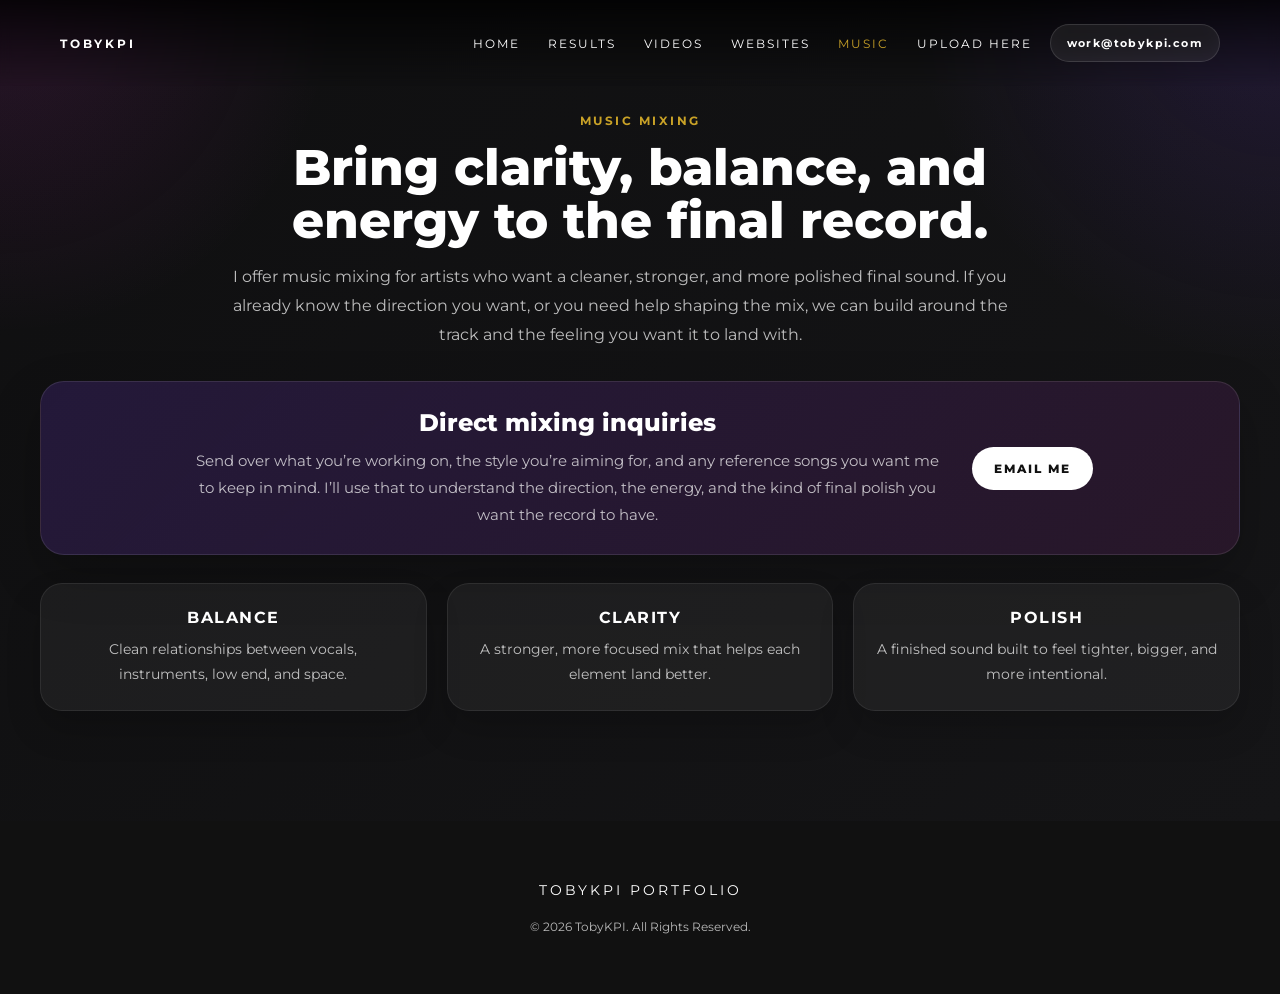
<file: music/index.html>
<!DOCTYPE html>
<html lang="en">
<head>
  
  <base href="../">
  <meta charset="UTF-8" />
  <meta name="viewport" content="width=device-width, initial-scale=1.0">
  <title>TobyKPI | Music Mixing</title>

  <link href="https://fonts.googleapis.com/css2?family=Montserrat:wght@300;400;500;600;700;800&family=Montserrat+Alternates:wght@800;900&display=swap" rel="stylesheet">
  <link rel="stylesheet" href="styles.css">
  <style>
    .nav-current {
      color: var(--gold);
    }

    .music-page .results-header {
      justify-content: center;
      text-align: center;
      margin-bottom: 32px;
    }

    .music-page .results-header > div:first-child {
      max-width: 820px;
      margin: 0 auto;
    }

    .music-page .project-link-card {
      justify-content: center;
      text-align: center;
    }

    .music-page .project-copy p {
      max-width: 760px;
      margin-left: auto;
      margin-right: auto;
    }

    .music-traits {
      display: grid;
      grid-template-columns: repeat(3, minmax(0, 1fr));
      gap: 20px;
      margin-top: 24px;
    }

    .music-trait {
      padding: 24px 22px;
      border-radius: 22px;
      background: rgba(255,255,255,0.05);
      border: 1px solid rgba(255,255,255,0.08);
      box-shadow: 0 18px 34px rgba(0,0,0,0.18);
      text-align: center;
    }

    .music-trait strong {
      display: block;
      margin-bottom: 10px;
      font-size: 16px;
      letter-spacing: 1.5px;
      text-transform: uppercase;
    }

    .music-trait span {
      color: rgba(255,255,255,0.72);
      line-height: 1.75;
      font-size: 14px;
    }

    @media (max-width: 900px) {
      .music-traits {
        grid-template-columns: 1fr;
      }
    }
  </style>
</head>

<body>

  <nav>
    <div class="brand">TOBYKPI</div>
    <div class="nav-right">
      <ul>
        <li><a href="/">HOME</a></li>
        <li><a href="/results/">RESULTS</a></li>
        <li><a href="/videos/">VIDEOS</a></li>
        <li><a href="/websites/">WEBSITES</a></li>
        <li><a href="/music/" class="nav-current">MUSIC</a></li>
        <li><a href="/upload/">UPLOAD HERE</a></li>
      </ul>
      <a href="mailto:work@tobykpi.com" class="nav-contact">work@tobykpi.com</a>
    </div>
  </nav>

  <section class="results-section music-page" id="music">
    <div class="results-wrap">
      <div class="results-header">
        <div>
          <div class="eyebrow">Music Mixing</div>
          <h2>Bring clarity, balance, and energy to the final record.</h2>
          <p>
            I offer music mixing for artists who want a cleaner, stronger, and more polished final sound. If you already know the direction you want, or you need help shaping the mix, we can build around the track and the feeling you want it to land with.
          </p>
        </div>
      </div>

      <div class="project-link-card">
        <div class="project-copy">
          <h3>Direct mixing inquiries</h3>
          <p>
            Send over what you’re working on, the style you’re aiming for, and any reference songs you want me to keep in mind. I’ll use that to understand the direction, the energy, and the kind of final polish you want the record to have.
          </p>
        </div>
        <a class="project-button" href="mailto:work@tobykpi.com?subject=Music%20Mixing%20Inquiry">Email Me</a>
      </div>

      <div class="music-traits">
        <div class="music-trait">
          <strong>Balance</strong>
          <span>Clean relationships between vocals, instruments, low end, and space.</span>
        </div>
        <div class="music-trait">
          <strong>Clarity</strong>
          <span>A stronger, more focused mix that helps each element land better.</span>
        </div>
        <div class="music-trait">
          <strong>Polish</strong>
          <span>A finished sound built to feel tighter, bigger, and more intentional.</span>
        </div>
      </div>
    </div>
  </section>

  <footer>
    <p style="letter-spacing: 3px; font-size: 14px;">TOBYKPI PORTFOLIO</p>
    <p style="margin-top: 20px; font-size: 12px; opacity: 0.7;">&copy; 2026 TobyKPI. All Rights Reserved.</p>
  </footer>

</body>
</html>
</file>
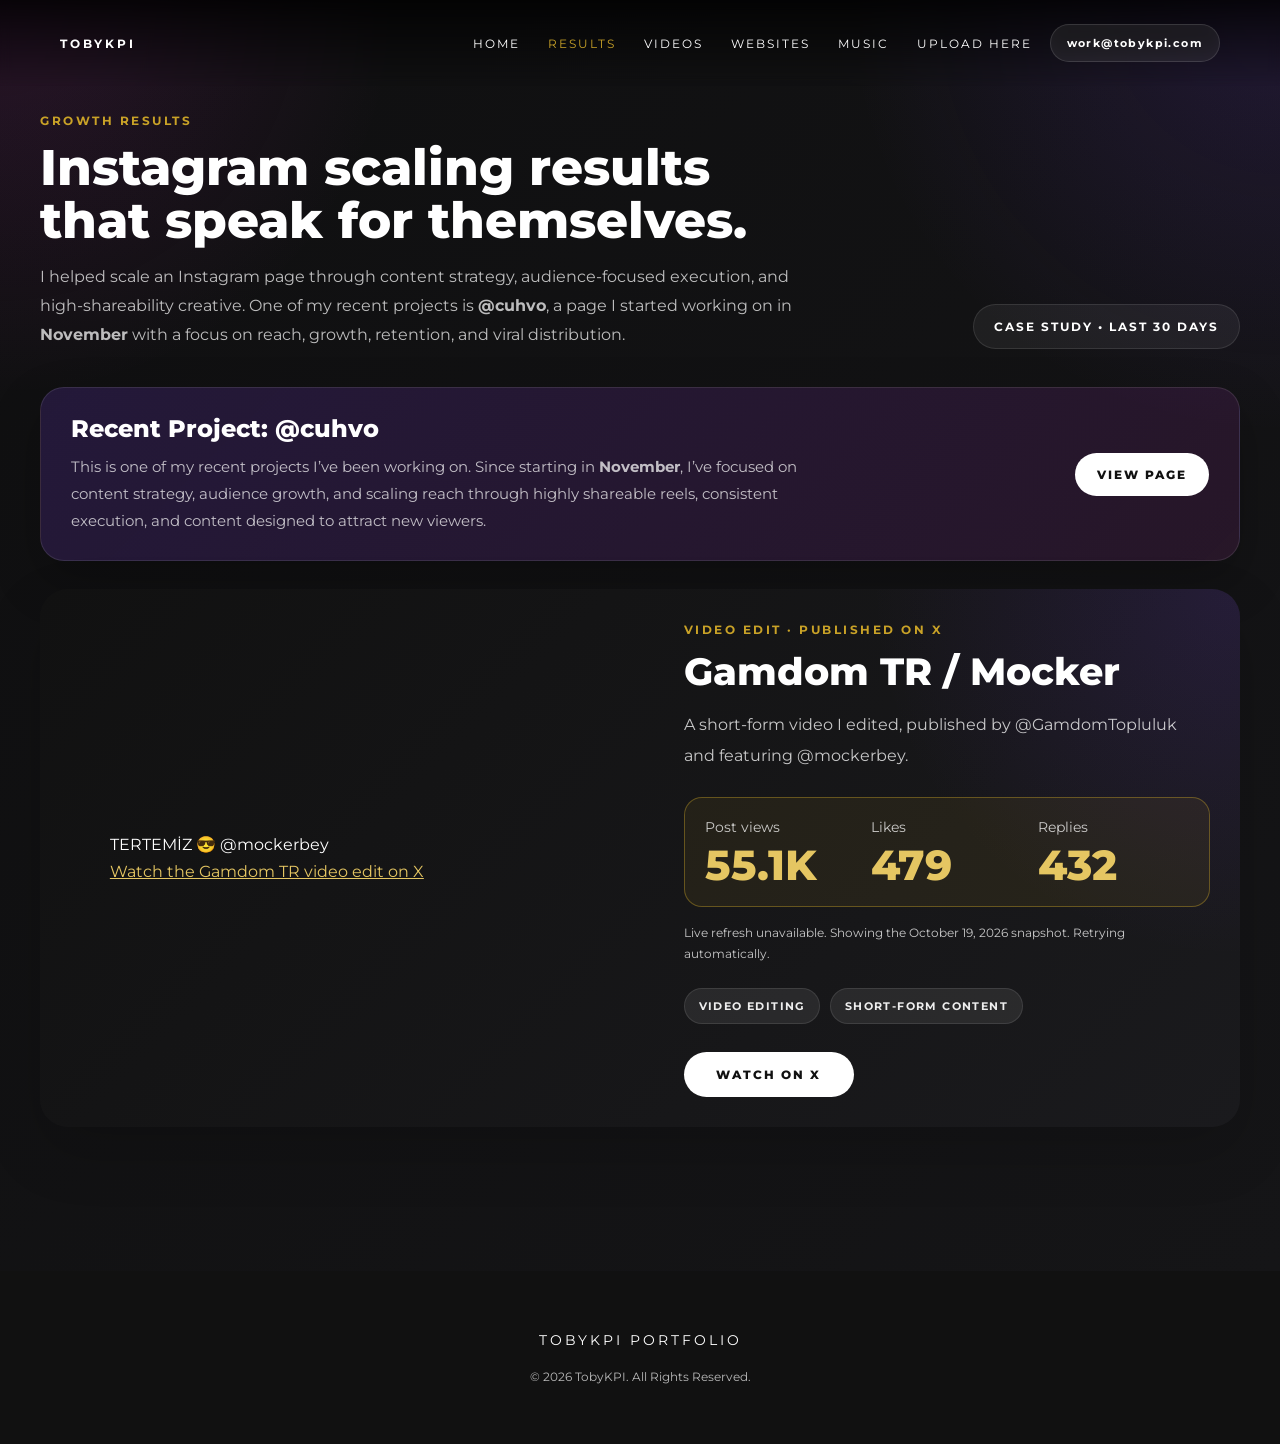
<file: results/index.html>
<!DOCTYPE html>
<html lang="en">
<head>
  
  <base href="../">
  <meta charset="UTF-8" />
  <meta name="viewport" content="width=device-width, initial-scale=1.0">
  <title>TobyKPI | Results</title>

  <link href="https://fonts.googleapis.com/css2?family=Montserrat:wght@300;400;500;600;700;800&family=Montserrat+Alternates:wght@800;900&display=swap" rel="stylesheet">
  <link rel="stylesheet" href="styles.css">
  <link rel="stylesheet" href="gamdom-case-study.css">
  <style>
    .nav-current {
      color: var(--gold);
    }
  </style>
  <script defer src="gamdom-metrics.js"></script>
</head>

<body>

  <nav>
    <div class="brand">TOBYKPI</div>
    <div class="nav-right">
      <ul>
        <li><a href="/">HOME</a></li>
        <li><a href="/results/" class="nav-current">RESULTS</a></li>
        <li><a href="/videos/">VIDEOS</a></li>
        <li><a href="/websites/">WEBSITES</a></li>
        <li><a href="/music/">MUSIC</a></li>
        <li><a href="/upload/">UPLOAD HERE</a></li>
      </ul>
      <a href="mailto:work@tobykpi.com" class="nav-contact">work@tobykpi.com</a>
    </div>
  </nav>

  <section class="results-section" id="results">
    <div class="results-wrap">
      <div class="results-header">
        <div>
          <div class="eyebrow">Growth Results</div>
          <h2>Instagram scaling results<br>that speak for themselves.</h2>
          <p>
            I helped scale an Instagram page through content strategy, audience-focused execution, and high-shareability creative. One of my recent projects is <strong>@cuhvo</strong>, a page I started working on in <strong>November</strong> with a focus on reach, growth, retention, and viral distribution.
          </p>
        </div>
        <div class="results-badge">Case Study • Last 30 Days</div>
      </div>

      <div class="project-link-card">
        <div class="project-copy">
          <h3>Recent Project: @cuhvo</h3>
          <p>
            This is one of my recent projects I’ve been working on. Since starting in <strong>November</strong>, I’ve focused on content strategy, audience growth, and scaling reach through highly shareable reels, consistent execution, and content designed to attract new viewers.
          </p>
        </div>
        <a class="project-button" href="https://instagram.com/cuhvo" target="_blank" rel="noopener noreferrer">View Page</a>
      </div>

        <article class="featured-video-card gamdom-case-study" id="gamdom-edit" aria-labelledby="gamdom-edit-title">
          <div class="gamdom-post">
            <blockquote class="twitter-tweet" data-theme="dark" data-dnt="true" data-conversation="none">
              <p lang="tr">TERTEMİZ 😎 @mockerbey</p>
              <a href="https://x.com/GamdomTopluluk/status/2088979699053543474">Watch the Gamdom TR video edit on X</a>
            </blockquote>
          </div>
          <div class="featured-video-copy">
            <div class="eyebrow" style="color:#c9a227;">Video Edit · Published on X</div>
            <h3 id="gamdom-edit-title">Gamdom TR / Mocker</h3>
            <p>A short-form video I edited, published by @GamdomTopluluk and featuring @mockerbey.</p>
            <dl class="gamdom-metrics" aria-label="Public post performance">
              <div><dt>Post views</dt><dd data-metric="views">55.1K</dd></div>
              <div><dt>Likes</dt><dd data-metric="likes">479</dd></div>
              <div><dt>Replies</dt><dd data-metric="replies">432</dd></div>
            </dl>
            <p class="gamdom-metric-note" data-metrics-status role="status">Public counts shown on X as of <time datetime="2026-10-19">October 19, 2026</time>. Views rounded by X; counts may change.</p>
            <div class="video-pill-row">
              <span class="video-pill">Video Editing</span>
              <span class="video-pill">Short-form Content</span>
            </div>
            <div class="featured-video-actions">
              <a href="https://x.com/GamdomTopluluk/status/2088979699053543474" target="_blank" rel="noopener noreferrer" class="video-action-btn primary">Watch on X</a>
            </div>
          </div>
        </article>
    </div>
  </section>

  <footer>
    <p style="letter-spacing: 3px; font-size: 14px;">TOBYKPI PORTFOLIO</p>
    <p style="margin-top: 20px; font-size: 12px; opacity: 0.7;">&copy; 2026 TobyKPI. All Rights Reserved.</p>
  </footer>

  <script async src="https://platform.twitter.com/widgets.js" charset="utf-8"></script>
</body>
</html>
</file>
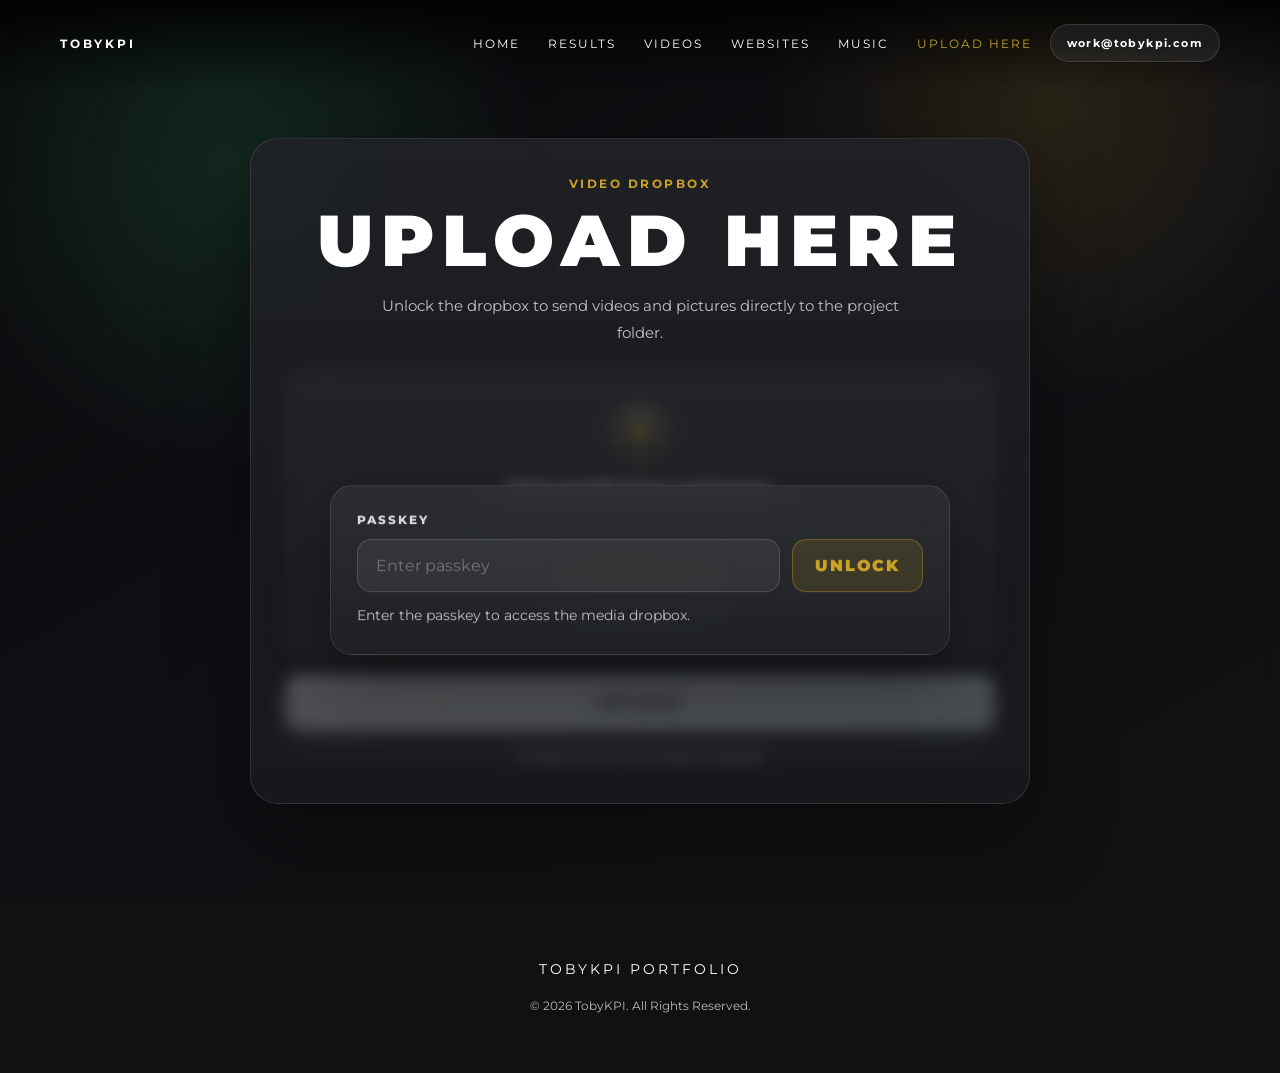
<file: upload/index.html>
<!DOCTYPE html>
<html lang="en">
<head>
  
  <base href="../">
  <meta charset="UTF-8" />
  <meta name="viewport" content="width=device-width, initial-scale=1.0">
  <title>TobyKPI | Upload Here</title>

  <link href="https://fonts.googleapis.com/css2?family=Montserrat:wght@300;400;500;600;700;800;900&family=Montserrat+Alternates:wght@800;900&display=swap" rel="stylesheet">
  <link rel="stylesheet" href="styles.css">
  <style>
    .nav-current {
      color: var(--gold);
    }
  </style>
  <script>
    (() => {
      const platform = navigator.platform || "";
      const userAgent = navigator.userAgent || "";

      if (/Mac/.test(platform) || /Macintosh/.test(userAgent)) {
        document.documentElement.classList.add("mac-performance");
      }

      if (window.matchMedia("(prefers-reduced-motion: reduce)").matches) {
        document.documentElement.classList.add("reduce-motion");
      }
    })();
  </script>
</head>

<body>

  <nav>
    <div class="brand">TOBYKPI</div>
    <div class="nav-right">
      <ul>
        <li><a href="/">HOME</a></li>
        <li><a href="/results/">RESULTS</a></li>
        <li><a href="/videos/">VIDEOS</a></li>
        <li><a href="/websites/">WEBSITES</a></li>
        <li><a href="/music/">MUSIC</a></li>
        <li><a href="/upload/" class="nav-current">UPLOAD HERE</a></li>
      </ul>
      <a href="mailto:work@tobykpi.com" class="nav-contact">work@tobykpi.com</a>
    </div>
  </nav>

  <main class="upload-page">
    <section class="upload-wrap">
      <div class="upload-header">
        <div class="eyebrow">Video Dropbox</div>
        <h1>Upload Here</h1>
        <p>Unlock the dropbox to send videos and pictures directly to the project folder.</p>
      </div>

      <div class="dropbox-gate is-locked" id="dropbox-gate">
        <div class="dropbox-content" id="dropbox-content">
          <div class="video-dropbox" id="video-dropbox" tabindex="0" role="button" aria-describedby="video-upload-status">
            <input class="video-file-input" id="videos" type="file" name="videos" accept="video/*,image/*" multiple>
            <div class="video-upload-icon">+</div>
            <div class="video-upload-title">Drag media here or browse</div>
            <p class="video-upload-copy">Accepted formats include videos and pictures.</p>
            <button class="video-upload-link" id="browse-videos" type="button">Choose Files</button>
            <p class="video-upload-status" id="video-upload-status">No files selected yet.</p>
            <div class="video-upload-list" id="video-upload-list"></div>
          </div>

          <button class="drive-upload-button" id="send-videos" type="button" disabled>Upload</button>
          <p class="drive-upload-status" id="drive-upload-status">Choose one or more files to upload.</p>
          <div class="upload-progress" id="upload-progress" hidden>
            <div class="upload-progress-track">
              <div class="upload-progress-fill" id="upload-progress-fill"></div>
            </div>
            <p class="upload-progress-label" id="upload-progress-label">0%</p>
          </div>
          <button class="upload-cancel-button" id="cancel-upload" type="button" hidden>Cancel Upload</button>
        </div>

        <form class="dropbox-lock" id="dropbox-lock">
          <label for="dropbox-password">Passkey</label>
          <div class="dropbox-lock-row">
            <input id="dropbox-password" type="password" autocomplete="current-password" placeholder="Enter passkey">
            <button type="submit">Unlock</button>
          </div>
          <p class="dropbox-lock-status" id="dropbox-lock-status">Enter the passkey to access the media dropbox.</p>
        </form>
      </div>

    </section>
  </main>

  <footer>
    <p style="letter-spacing: 3px; font-size: 14px;">TOBYKPI PORTFOLIO</p>
    <p style="margin-top: 20px; font-size: 12px; opacity: 0.7;">&copy; 2026 TobyKPI. All Rights Reserved.</p>
  </footer>

  <script>
    const allowedDropboxPasswords = ["breen.logan", "Logan"];
    const dropboxGate = document.getElementById("dropbox-gate");
    const dropboxLock = document.getElementById("dropbox-lock");
    const dropboxPassword = document.getElementById("dropbox-password");
    const dropboxLockStatus = document.getElementById("dropbox-lock-status");
    const dropboxContent = document.getElementById("dropbox-content");
    const videoInput = document.getElementById("videos");
    const videoDropBox = document.getElementById("video-dropbox");
    const videoBrowseButton = document.getElementById("browse-videos");
    const videoUploadList = document.getElementById("video-upload-list");
    const videoUploadStatus = document.getElementById("video-upload-status");
    const sendVideosButton = document.getElementById("send-videos");
    const driveUploadStatus = document.getElementById("drive-upload-status");
    const uploadProgress = document.getElementById("upload-progress");
    const uploadProgressFill = document.getElementById("upload-progress-fill");
    const uploadProgressLabel = document.getElementById("upload-progress-label");
    const cancelUploadButton = document.getElementById("cancel-upload");
    const r2UploadEndpoint = "https://tobykpi-dropbox-uploader.tobyev9.workers.dev";
    const uploadChunkSize = 50 * 1024 * 1024;
    const uploadConcurrency = 8;
    const uploadCanceledMessage = "Upload canceled.";

    const unlockDropbox = () => {
      if (dropboxLock) {
        dropboxLock.hidden = true;
      }

      if (dropboxGate) {
        dropboxGate.classList.remove("is-locked");
      }
    };

    if (sessionStorage.getItem("tobykpiDropboxUnlocked") === "true") {
      unlockDropbox();
    }

    if (dropboxLock && dropboxPassword && dropboxLockStatus) {
      dropboxLock.addEventListener("submit", (event) => {
        event.preventDefault();

        const enteredPassword = dropboxPassword.value.trim().toLowerCase();
        const isAllowed = allowedDropboxPasswords.some((password) => password.toLowerCase() === enteredPassword);

        if (!isAllowed) {
          dropboxLockStatus.textContent = "Incorrect password. Please try again.";
          dropboxPassword.value = "";
          dropboxPassword.focus();
          return;
        }

        sessionStorage.setItem("tobykpiDropboxUnlocked", "true");
        unlockDropbox();
      });
    }

    if (videoInput && videoDropBox && videoUploadList && videoUploadStatus && videoBrowseButton && sendVideosButton && driveUploadStatus && uploadProgress && uploadProgressFill && uploadProgressLabel && cancelUploadButton) {
      let activeUploadRequests = [];
      let isUploadCanceled = false;

      const setVideoFiles = (files) => {
        const mediaOnly = Array.from(files).filter((file) => file.type.startsWith("video/") || file.type.startsWith("image/"));
        const transfer = new DataTransfer();

        mediaOnly.forEach((file) => transfer.items.add(file));
        videoInput.files = transfer.files;
        updateVideoList();
      };

      const updateVideoList = () => {
        videoUploadList.innerHTML = "";

        if (!videoInput.files || videoInput.files.length === 0) {
          videoUploadStatus.textContent = "No files selected yet.";
          sendVideosButton.disabled = true;
          return;
        }

        const label = videoInput.files.length === 1 ? "file selected" : "files selected";
        videoUploadStatus.textContent = videoInput.files.length + " " + label;
        sendVideosButton.disabled = false;

        Array.from(videoInput.files).forEach((file, index) => {
          const item = document.createElement("div");
          const fileName = document.createElement("span");
          const removeButton = document.createElement("button");

          item.className = "video-upload-item";
          fileName.textContent = file.name;
          removeButton.type = "button";
          removeButton.className = "video-upload-remove";
          removeButton.setAttribute("aria-label", "Remove " + file.name);
          removeButton.textContent = "x";
          removeButton.addEventListener("click", (event) => {
            event.stopPropagation();
            removeSelectedFile(index);
          });

          item.appendChild(fileName);
          item.appendChild(removeButton);
          videoUploadList.appendChild(item);
        });
      };

      const removeSelectedFile = (removeIndex) => {
        const transfer = new DataTransfer();

        Array.from(videoInput.files || []).forEach((file, index) => {
          if (index !== removeIndex) {
            transfer.items.add(file);
          }
        });

        videoInput.files = transfer.files;
        updateVideoList();
      };

      const openFilePicker = () => {
        videoInput.click();
      };

      videoBrowseButton.addEventListener("click", (event) => {
        event.preventDefault();
        openFilePicker();
      });

      videoDropBox.addEventListener("click", (event) => {
        if (event.target === videoBrowseButton) {
          return;
        }

        openFilePicker();
      });

      videoDropBox.addEventListener("keydown", (event) => {
        if (event.key === "Enter" || event.key === " ") {
          event.preventDefault();
          openFilePicker();
        }
      });

      videoInput.addEventListener("change", () => {
        setVideoFiles(videoInput.files);
      });

      ["dragenter", "dragover"].forEach((eventName) => {
        videoDropBox.addEventListener(eventName, (event) => {
          event.preventDefault();
          videoDropBox.classList.add("is-dragover");
        });
      });

      ["dragleave", "dragend", "drop"].forEach((eventName) => {
        videoDropBox.addEventListener(eventName, (event) => {
          event.preventDefault();
          videoDropBox.classList.remove("is-dragover");
        });
      });

      videoDropBox.addEventListener("drop", (event) => {
        if (!event.dataTransfer || !event.dataTransfer.files) {
          return;
        }

        setVideoFiles(event.dataTransfer.files);
      });

      const setUploadProgress = (percent) => {
        const clampedPercent = Math.max(0, Math.min(100, Math.round(percent)));
        uploadProgressFill.style.width = clampedPercent + "%";
        uploadProgressLabel.textContent = clampedPercent + "%";
      };

      const hideUploadProgress = () => {
        window.setTimeout(() => {
          uploadProgress.hidden = true;
          setUploadProgress(0);
        }, 900);
      };

      const cancelActiveUpload = () => {
        isUploadCanceled = true;
        cancelUploadButton.disabled = true;
        driveUploadStatus.textContent = "Canceling upload...";
        activeUploadRequests.forEach((request) => request.abort());
      };

      const requestJson = async (path, options = {}) => {
        const response = await fetch(r2UploadEndpoint + path, {
          ...options,
          headers: {
            "content-type": "application/json",
            ...(options.headers || {})
          }
        });
        const data = await response.json().catch(() => ({}));

        if (!response.ok || data.ok === false) {
          throw new Error(data.message || "Upload failed. Please try again.");
        }

        return data;
      };

      const uploadChunk = (url, chunk, onProgress) => {
        return new Promise((resolve, reject) => {
          const request = new XMLHttpRequest();
          const removeActiveRequest = () => {
            activeUploadRequests = activeUploadRequests.filter((activeRequest) => activeRequest !== request);
          };

          activeUploadRequests.push(request);

          request.upload.addEventListener("progress", (event) => {
            if (!isUploadCanceled && event.lengthComputable) {
              onProgress(event.loaded);
            }
          });

          request.addEventListener("load", () => {
            removeActiveRequest();

            if (isUploadCanceled) {
              reject(new Error(uploadCanceledMessage));
              return;
            }

            if (request.status >= 200 && request.status < 300) {
              try {
                const data = JSON.parse(request.responseText || "{}");

                if (data.ok === false) {
                  reject(new Error(data.message || "Upload failed. Please try again."));
                  return;
                }

                resolve(data.part);
              } catch (error) {
                reject(new Error("Upload failed. Please try again."));
              }
              return;
            }

            reject(new Error("Upload failed. Please try again."));
          });

          request.addEventListener("error", () => {
            removeActiveRequest();
            reject(new Error("Upload failed. Please check your connection and try again."));
          });

          request.addEventListener("abort", () => {
            removeActiveRequest();
            reject(new Error(uploadCanceledMessage));
          });

          request.open("PUT", url);
          request.setRequestHeader("content-type", "application/octet-stream");
          request.send(chunk);
        });
      };

      const uploadOneFile = async (file, index, total, uploadedBeforeFile, totalBytes) => {
        let uploadKey = "";
        let uploadId = "";

        try {
          driveUploadStatus.textContent = "Uploading " + (index + 1) + " of " + total + ": " + file.name;
          setUploadProgress((uploadedBeforeFile / totalBytes) * 100);

          const initData = await requestJson("/uploads/init", {
            method: "POST",
            body: JSON.stringify({
              filename: file.name,
              contentType: file.type || "application/octet-stream",
              size: file.size
            })
          });
          const partSize = Math.max(initData.partSize || uploadChunkSize, uploadChunkSize);
          const chunks = [];
          const parts = [];
          const loadedByPart = new Map();

          uploadKey = initData.key;
          uploadId = initData.uploadId;

          for (let start = 0, partNumber = 1; start < file.size; start += partSize, partNumber += 1) {
            const end = Math.min(start + partSize, file.size);
            chunks.push({
              partNumber,
              chunk: file.slice(start, end)
            });
          }

          const updateProgress = () => {
            const uploadedForFile = Array.from(loadedByPart.values()).reduce((sum, loaded) => sum + loaded, 0);
            setUploadProgress(((uploadedBeforeFile + uploadedForFile) / totalBytes) * 100);
          };

          let nextChunkIndex = 0;
          const uploadNextChunk = async () => {
            if (isUploadCanceled) {
              throw new Error(uploadCanceledMessage);
            }

            const chunkItem = chunks[nextChunkIndex];
            nextChunkIndex += 1;

            if (!chunkItem) {
              return;
            }

            const partUrl = r2UploadEndpoint + "/uploads/part?key=" + encodeURIComponent(uploadKey) + "&uploadId=" + encodeURIComponent(uploadId) + "&partNumber=" + chunkItem.partNumber;
            const part = await uploadChunk(partUrl, chunkItem.chunk, (chunkLoaded) => {
              loadedByPart.set(chunkItem.partNumber, chunkLoaded);
              updateProgress();
            });

            if (isUploadCanceled) {
              throw new Error(uploadCanceledMessage);
            }

            loadedByPart.set(chunkItem.partNumber, chunkItem.chunk.size);
            parts.push(part);
            updateProgress();
            await uploadNextChunk();
          };

          const workers = Array.from({ length: Math.min(uploadConcurrency, chunks.length) }, () => uploadNextChunk());
          await Promise.all(workers);

          parts.sort((firstPart, secondPart) => firstPart.partNumber - secondPart.partNumber);

          if (parts.length !== chunks.length) {
            throw new Error("Upload failed. Please try again.");
          }

          await requestJson("/uploads/complete", {
            method: "POST",
            body: JSON.stringify({
              key: uploadKey,
              uploadId,
              parts
            })
          });
        } catch (error) {
          activeUploadRequests.forEach((request) => request.abort());

          if (uploadKey && uploadId) {
            requestJson("/uploads/abort", {
              method: "POST",
              body: JSON.stringify({
                key: uploadKey,
                uploadId
              })
            }).catch(() => {});
          }

          throw error;
        }
      };

      cancelUploadButton.addEventListener("click", cancelActiveUpload);

      sendVideosButton.addEventListener("click", async () => {
        const files = Array.from(videoInput.files || []);

        if (files.length === 0) {
          driveUploadStatus.textContent = "Choose one or more files to upload.";
          return;
        }

        const totalBytes = Math.max(files.reduce((total, file) => total + file.size, 0), 1);
        let uploadedBeforeFile = 0;

        sendVideosButton.disabled = true;
        videoBrowseButton.disabled = true;
        cancelUploadButton.hidden = false;
        cancelUploadButton.disabled = false;
        activeUploadRequests = [];
        isUploadCanceled = false;
        uploadProgress.hidden = false;
        setUploadProgress(0);

        try {
          for (let index = 0; index < files.length; index += 1) {
            await uploadOneFile(files[index], index, files.length, uploadedBeforeFile, totalBytes);
            uploadedBeforeFile += files[index].size;
          }

          setUploadProgress(100);
          driveUploadStatus.textContent = files.length === 1 ? "Upload complete." : "Uploads complete.";
          hideUploadProgress();
        } catch (error) {
          driveUploadStatus.textContent = error.message === uploadCanceledMessage ? uploadCanceledMessage : error.message || "Upload failed. Please try again.";
          hideUploadProgress();
        } finally {
          activeUploadRequests = [];
          cancelUploadButton.hidden = true;
          cancelUploadButton.disabled = false;
          videoBrowseButton.disabled = false;
          sendVideosButton.disabled = false;
        }
      });
    }
  </script>
</body>
</html>
</file>
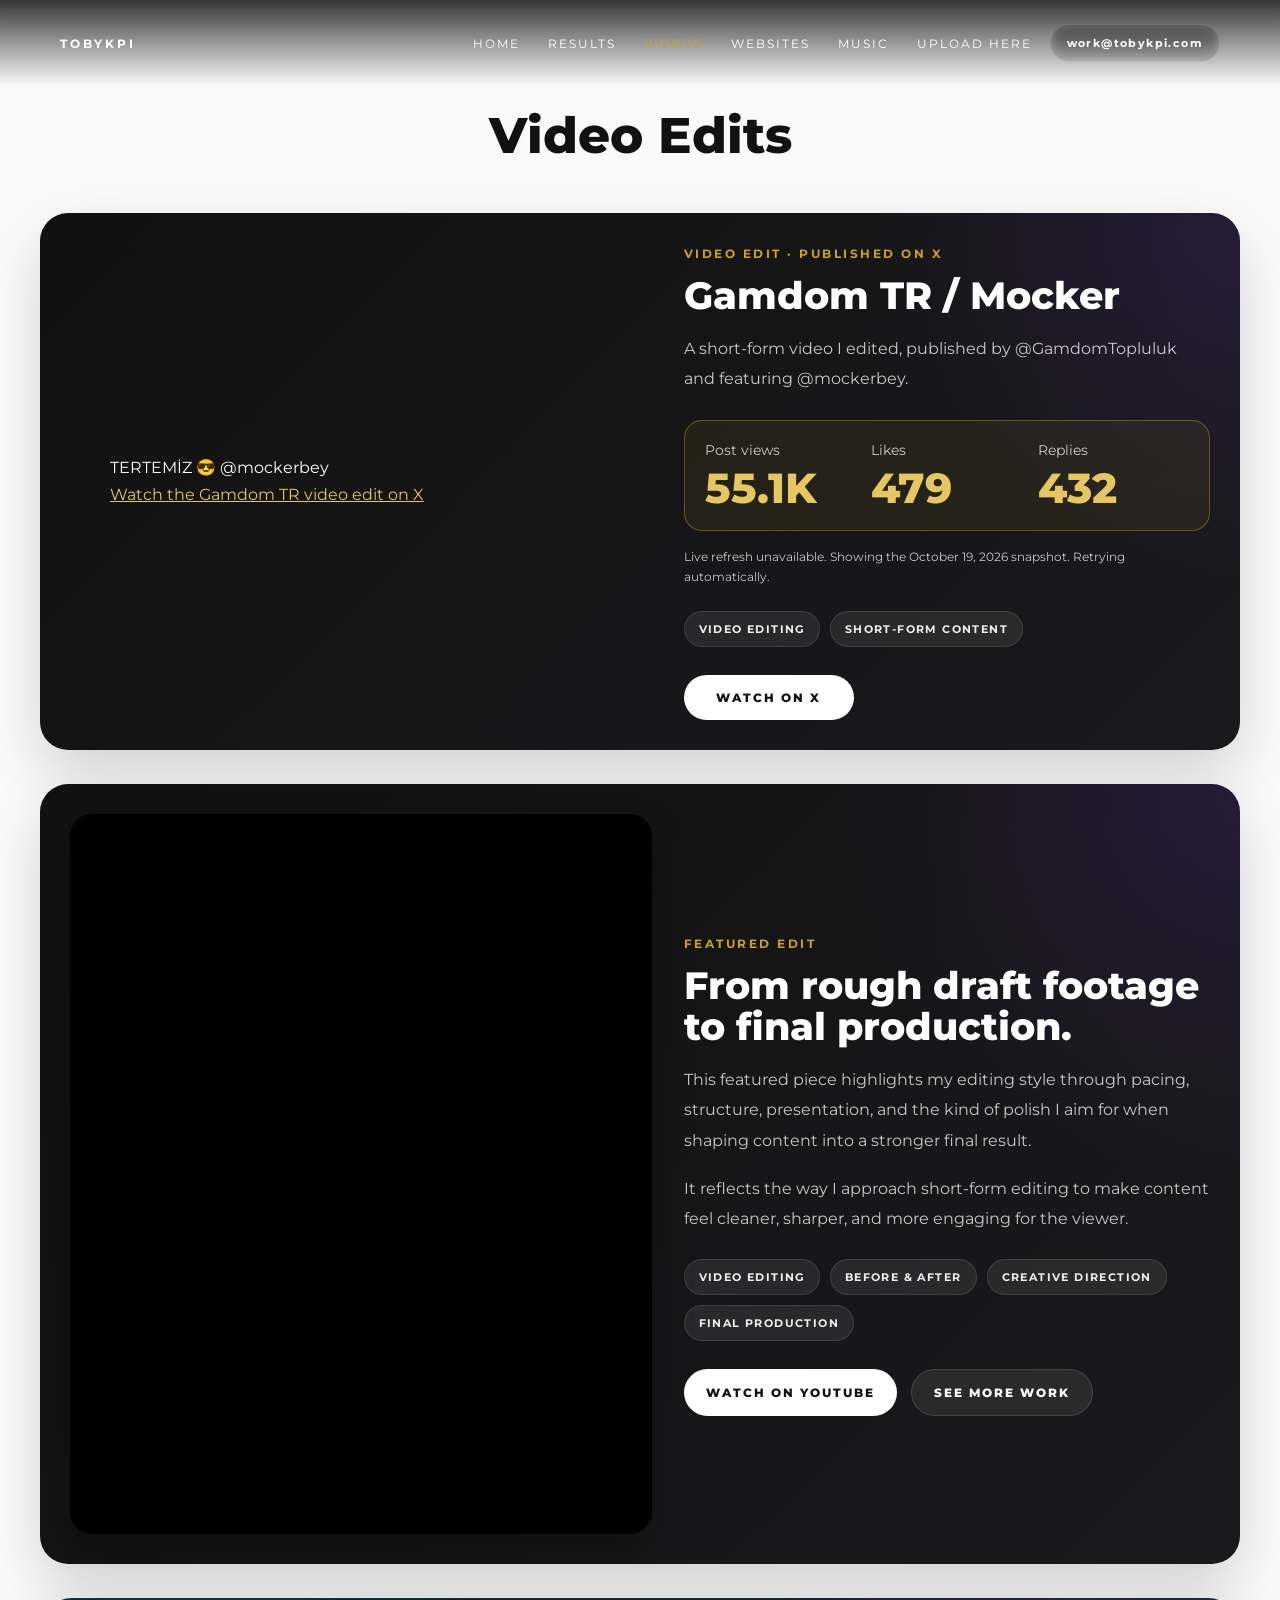
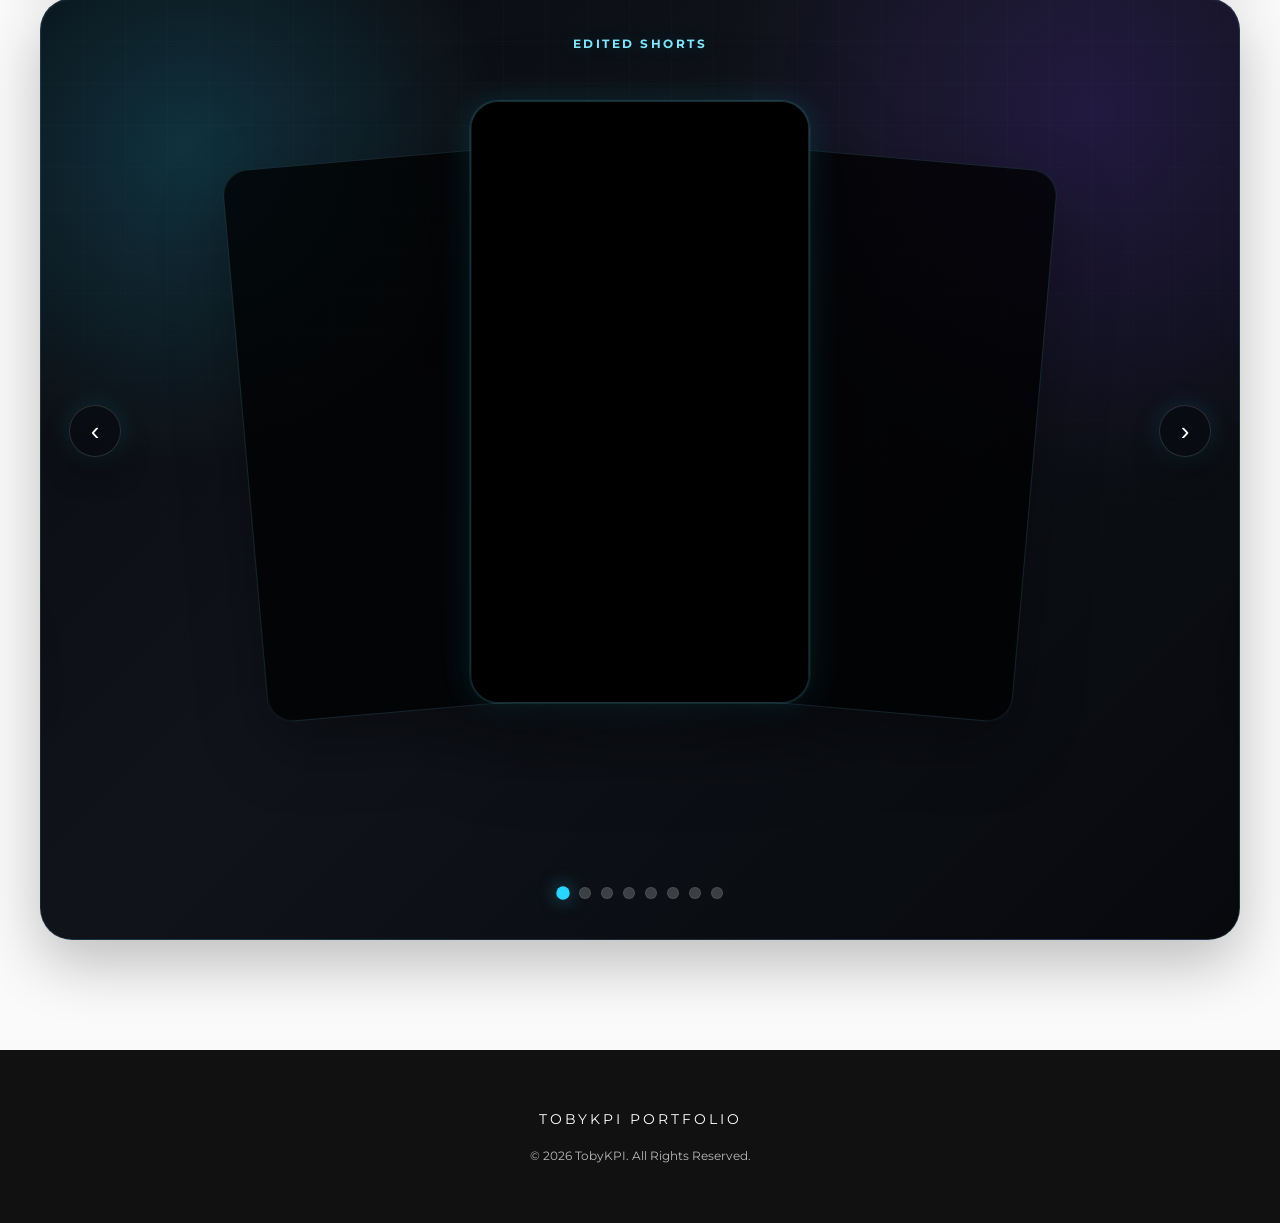
<file: videos/index.html>
<!DOCTYPE html>
<html lang="en">
<head>
  
  <base href="../">
  <meta charset="UTF-8" />
  <meta name="viewport" content="width=device-width, initial-scale=1.0">
  <title>TobyKPI | Videos</title>

  <link href="https://fonts.googleapis.com/css2?family=Montserrat:wght@300;400;500;600;700;800&family=Montserrat+Alternates:wght@800;900&display=swap" rel="stylesheet">
  <link rel="stylesheet" href="styles.css">
  <link rel="stylesheet" href="gamdom-case-study.css">
  <style>
    .nav-current {
      color: var(--gold);
    }

    .video-carousel-shell,
    .video-carousel-stage {
      touch-action: pan-y;
    }

    .video-carousel-stage {
      cursor: grab;
    }

    .video-carousel-stage.is-dragging {
      cursor: grabbing;
    }

    .video-carousel-stage.is-dragging iframe {
      pointer-events: none;
    }
  </style>
  <script defer src="gamdom-metrics.js"></script>
</head>

<body>

  <nav>
    <div class="brand">TOBYKPI</div>
    <div class="nav-right">
      <ul>
        <li><a href="/">HOME</a></li>
        <li><a href="/results/">RESULTS</a></li>
        <li><a href="/videos/" class="nav-current">VIDEOS</a></li>
        <li><a href="/websites/">WEBSITES</a></li>
        <li><a href="/music/">MUSIC</a></li>
        <li><a href="/upload/">UPLOAD HERE</a></li>
      </ul>
      <a href="mailto:work@tobykpi.com" class="nav-contact">work@tobykpi.com</a>
    </div>
  </nav>

  <div class="content-wrapper">
    <section class="videos-section" id="videos">
      <div class="videos-wrap">
        <div class="videos-header">
          <h2>Video Edits</h2>
        </div>

        <article class="featured-video-card gamdom-case-study" id="gamdom-edit" aria-labelledby="gamdom-edit-title">
          <div class="gamdom-post">
            <blockquote class="twitter-tweet" data-theme="dark" data-dnt="true" data-conversation="none">
              <p lang="tr">TERTEMİZ 😎 @mockerbey</p>
              <a href="https://x.com/GamdomTopluluk/status/2088979699053543474">Watch the Gamdom TR video edit on X</a>
            </blockquote>
          </div>
          <div class="featured-video-copy">
            <div class="eyebrow" style="color:#c9a227;">Video Edit · Published on X</div>
            <h3 id="gamdom-edit-title">Gamdom TR / Mocker</h3>
            <p>A short-form video I edited, published by @GamdomTopluluk and featuring @mockerbey.</p>
            <dl class="gamdom-metrics" aria-label="Public post performance">
              <div><dt>Post views</dt><dd data-metric="views">55.1K</dd></div>
              <div><dt>Likes</dt><dd data-metric="likes">479</dd></div>
              <div><dt>Replies</dt><dd data-metric="replies">432</dd></div>
            </dl>
            <p class="gamdom-metric-note" data-metrics-status role="status">Public counts shown on X as of <time datetime="2026-10-19">October 19, 2026</time>. Views rounded by X; counts may change.</p>
            <div class="video-pill-row">
              <span class="video-pill">Video Editing</span>
              <span class="video-pill">Short-form Content</span>
            </div>
            <div class="featured-video-actions">
              <a href="https://x.com/GamdomTopluluk/status/2088979699053543474" target="_blank" rel="noopener noreferrer" class="video-action-btn primary">Watch on X</a>
            </div>
          </div>
        </article>
        <div class="featured-video-card">
          <div class="featured-video-embed">
            <iframe src="https://www.youtube.com/embed/uuUVuEqJLLM" title="Featured TobyKPI video 02" allowfullscreen></iframe>
          </div>

            <div class="featured-video-copy">
              <div class="eyebrow" style="color:#c9a227;">Featured Edit</div>
            <h3>From rough draft footage to final production.</h3>
            <p>
              This featured piece highlights my editing style through pacing, structure, presentation, and the kind of polish I aim for when shaping content into a stronger final result.
            </p>
            <p>
              It reflects the way I approach short-form editing to make content feel cleaner, sharper, and more engaging for the viewer.
            </p>

            <div class="video-pill-row">
              <span class="video-pill">Video Editing</span>
              <span class="video-pill">Before & After</span>
              <span class="video-pill">Creative Direction</span>
              <span class="video-pill">Final Production</span>
            </div>

            <div class="featured-video-actions">
              <a href="https://www.youtube.com/shorts/uuUVuEqJLLM" target="_blank" rel="noopener noreferrer" class="video-action-btn primary">Watch on YouTube</a>
              <a href="/websites/" class="video-action-btn secondary">See More Work</a>
            </div>
          </div>
        </div>

        <div class="video-carousel-section">
          <div class="video-carousel-header">
            <div class="eyebrow">Edited Shorts</div>
          </div>

          <div class="video-carousel-shell" data-video-carousel>
            <button class="video-carousel-btn prev" type="button" aria-label="Previous video" data-carousel-prev>&lsaquo;</button>
            <button class="video-carousel-btn next" type="button" aria-label="Next video" data-carousel-next>&rsaquo;</button>

            <div class="video-carousel-stage" data-carousel-stage>
              <div class="video-card" data-carousel-card>
                <iframe src="https://www.youtube.com/embed/uuUVuEqJLLM" allowfullscreen title="Edited video project 03"></iframe>
              </div>

              <div class="video-card" data-carousel-card>
                <iframe src="https://www.youtube.com/embed/8MdU-t9gTV8" allowfullscreen title="Edited video project 04"></iframe>
              </div>

              <div class="video-card" data-carousel-card>
                <iframe src="https://www.youtube.com/embed/Fs7eAanrRZA" allowfullscreen title="Edited video project 05"></iframe>
              </div>

              <div class="video-card" data-carousel-card>
                <iframe src="https://www.youtube.com/embed/oPNecKyTlnk" allowfullscreen title="Edited video project 06"></iframe>
              </div>

              <div class="video-card" data-carousel-card>
                <iframe src="https://www.youtube.com/embed/PsCWtS2l67M" allowfullscreen title="Edited video project 07"></iframe>
              </div>

              <div class="video-card" data-carousel-card>
                <iframe src="https://www.youtube.com/embed/oI_kAzuzg8c" allowfullscreen title="Edited video project 08"></iframe>
              </div>

              <div class="video-card" data-carousel-card>
                <iframe src="https://www.youtube.com/embed/LrjiUg7E4SE" allowfullscreen title="Edited video project 09"></iframe>
              </div>

              <div class="video-card" data-carousel-card>
                <iframe src="https://www.youtube.com/embed/P2TG4kXV0lU" allowfullscreen title="Edited video project 10"></iframe>
              </div>
            </div>

            <div class="video-carousel-dots" data-carousel-dots></div>
          </div>
        </div>
      </div>
    </section>

    <footer>
      <p style="letter-spacing: 3px; font-size: 14px;">TOBYKPI PORTFOLIO</p>
      <p style="margin-top: 20px; font-size: 12px; opacity: 0.7;">&copy; 2026 TobyKPI. All Rights Reserved.</p>
    </footer>
  </div>

  <script>
    (() => {
      const initStackCarousel = (root, settings) => {
        if (!root) return;

        const stage = root.querySelector("[data-carousel-stage]");
        const cards = Array.from(root.querySelectorAll("[data-carousel-card]"));
        const dotsWrap = root.querySelector("[data-carousel-dots]");
        const nextBtn = root.querySelector("[data-carousel-next]");
        const prevBtn = root.querySelector("[data-carousel-prev]");
        const reducedMotion = window.matchMedia("(prefers-reduced-motion: reduce)");

        if (!stage || !dotsWrap || cards.length === 0) return;

        let activeIndex = 0;
        let autoTimer = null;
        let isInViewport = false;
        let pointerActive = false;
        let dragEngaged = false;
        let dragStartX = 0;
        let dragStartY = 0;

        const dots = cards.map((_, index) => {
          const dot = document.createElement("button");
          dot.type = "button";
          dot.className = "video-carousel-dot";
          dot.setAttribute("aria-label", `Go to item ${index + 1}`);
          dot.addEventListener("click", () => goTo(index, true));
          dotsWrap.appendChild(dot);
          return dot;
        });

        const sync = () => {
          const stageWidth = stage.clientWidth;
          const profile = window.innerWidth <= settings.mobileBreakpoint ? settings.mobile : settings.desktop;
          const cardWidth = Math.min(Math.max(stageWidth * profile.cardWidthFactor, profile.cardWidthMin), profile.cardWidthMax);
          const nearShift = Math.max(stageWidth * profile.nearShiftFactor, profile.nearShiftMin);
          const farShift = Math.max(stageWidth * profile.farShiftFactor, profile.farShiftMin);

          cards.forEach((card, index) => {
            let diff = index - activeIndex;

            if (diff > cards.length / 2) diff -= cards.length;
            if (diff < -cards.length / 2) diff += cards.length;

            const abs = Math.abs(diff);
            let x = 0;
            let y = 0;
            let scale = 1;
            let rotate = 0;
            let opacity = 1;
            let blur = 0;
            let saturate = 1;

            if (abs === 1) {
              x = diff * nearShift;
              y = profile.nearDrop;
              scale = profile.nearScale;
              rotate = diff * profile.nearRotate;
              opacity = profile.nearOpacity;
              blur = profile.nearBlur;
              saturate = profile.nearSaturate;
            } else if (abs >= 2) {
              x = diff * farShift;
              y = profile.farDrop;
              scale = profile.farScale;
              rotate = diff * profile.farRotate;
              opacity = profile.farOpacity;
              blur = profile.farBlur;
              saturate = profile.farSaturate;
            }

            const filterValue = blur > 0.01 || Math.abs(saturate - 1) > 0.01
              ? `blur(${blur}px) saturate(${saturate})`
              : "none";

            card.style.width = `${cardWidth}px`;
            card.style.transform = `translateX(calc(-50% + ${x}px)) translateY(${y}px) translateZ(0) scale(${scale}) rotate(${rotate}deg)`;
            card.style.opacity = opacity;
            card.style.zIndex = String(20 - abs);
            card.style.filter = filterValue;
            card.style.pointerEvents = abs === 0 ? "auto" : "none";
            card.dataset.state = abs === 0 ? "active" : abs === 1 ? "near" : "far";
            card.setAttribute("aria-hidden", abs === 0 ? "false" : "true");
          });

          dots.forEach((dot, index) => {
            const isActive = index === activeIndex;
            dot.classList.toggle("active", isActive);
            dot.setAttribute("aria-pressed", isActive ? "true" : "false");
          });
        };

        const stop = () => {
          if (autoTimer) {
            window.clearInterval(autoTimer);
            autoTimer = null;
          }
        };

        const start = () => {
          stop();
          if (reducedMotion.matches || !isInViewport) return;
          autoTimer = window.setInterval(() => goTo(activeIndex + 1), settings.interval);
        };

        const restart = () => {
          start();
        };

        const goTo = (index, userInitiated = false) => {
          activeIndex = (index + cards.length) % cards.length;
          sync();
          if (userInitiated) restart();
        };

        const resetDrag = () => {
          pointerActive = false;
          dragEngaged = false;
          stage.classList.remove("is-dragging");
        };

        const handlePointerDown = (event) => {
          if (event.pointerType === "mouse" && event.button !== 0) return;

          pointerActive = true;
          dragEngaged = false;
          dragStartX = event.clientX;
          dragStartY = event.clientY;
          stop();

          if (typeof stage.setPointerCapture === "function") {
            try {
              stage.setPointerCapture(event.pointerId);
            } catch {}
          }
        };

        const handlePointerMove = (event) => {
          if (!pointerActive) return;

          const deltaX = event.clientX - dragStartX;
          const deltaY = event.clientY - dragStartY;

          if (!dragEngaged) {
            if (Math.abs(deltaY) > Math.abs(deltaX) && Math.abs(deltaY) > 14) {
              resetDrag();
              start();
              return;
            }

            if (Math.abs(deltaX) < 18) return;

            dragEngaged = true;
            stage.classList.add("is-dragging");
          }

          if (dragEngaged && event.cancelable) {
            event.preventDefault();
          }
        };

        const handlePointerUp = (event) => {
          if (!pointerActive) return;

          const deltaX = event.clientX - dragStartX;
          const deltaY = event.clientY - dragStartY;
          const shouldSwipe = dragEngaged && Math.abs(deltaX) > Math.abs(deltaY) && Math.abs(deltaX) > 55;

          resetDrag();

          if (shouldSwipe) {
            goTo(activeIndex + (deltaX < 0 ? 1 : -1), true);
            return;
          }

          start();
        };

        nextBtn?.addEventListener("click", () => goTo(activeIndex + 1, true));
        prevBtn?.addEventListener("click", () => goTo(activeIndex - 1, true));
        stage.addEventListener("pointerdown", handlePointerDown);
        stage.addEventListener("pointermove", handlePointerMove, { passive: false });
        window.addEventListener("pointerup", handlePointerUp);
        window.addEventListener("pointercancel", resetDrag);

        root.addEventListener("mouseenter", stop);
        root.addEventListener("mouseleave", start);
        root.addEventListener("focusin", stop);
        root.addEventListener("focusout", start);
        window.addEventListener("resize", sync);
        document.addEventListener("visibilitychange", () => {
          if (document.hidden) {
            stop();
          } else {
            start();
          }
        });

        if ("IntersectionObserver" in window) {
          const observer = new IntersectionObserver((entries) => {
            const entry = entries[0];
            if (!entry) return;

            isInViewport = entry.isIntersecting;

            if (isInViewport) {
              activeIndex = 0;
              sync();
              start();
            } else {
              stop();
            }
          }, {
            threshold: settings.threshold
          });

          observer.observe(root);
        } else {
          isInViewport = true;
        }

        const handleMotionChange = () => {
          sync();
          start();
        };

        if (typeof reducedMotion.addEventListener === "function") {
          reducedMotion.addEventListener("change", handleMotionChange);
        }

        sync();
        start();
      };

      initStackCarousel(document.querySelector("[data-video-carousel]"), {
        interval: 4200,
        threshold: 0.45,
        mobileBreakpoint: 900,
        desktop: {
          cardWidthFactor: 0.34,
          cardWidthMin: 270,
          cardWidthMax: 360,
          nearShiftFactor: 0.24,
          nearShiftMin: 170,
          farShiftFactor: 0.42,
          farShiftMin: 320,
          nearDrop: 32,
          farDrop: 76,
          nearScale: 0.92,
          farScale: 0.82,
          nearRotate: 5,
          farRotate: 8,
          nearOpacity: 0.76,
          farOpacity: 0.38,
          nearBlur: 0,
          farBlur: 0,
          nearSaturate: 1,
          farSaturate: 1
        },
        mobile: {
          cardWidthFactor: 0.62,
          cardWidthMin: 270,
          cardWidthMax: 360,
          nearShiftFactor: 0.26,
          nearShiftMin: 150,
          farShiftFactor: 0.44,
          farShiftMin: 250,
          nearDrop: 36,
          farDrop: 82,
          nearScale: 0.92,
          farScale: 0.82,
          nearRotate: 5,
          farRotate: 8,
          nearOpacity: 0.76,
          farOpacity: 0.38,
          nearBlur: 0,
          farBlur: 0,
          nearSaturate: 1,
          farSaturate: 1
        }
      });
    })();
  </script>

  <script async src="https://platform.twitter.com/widgets.js" charset="utf-8"></script>
</body>
</html>
</file>
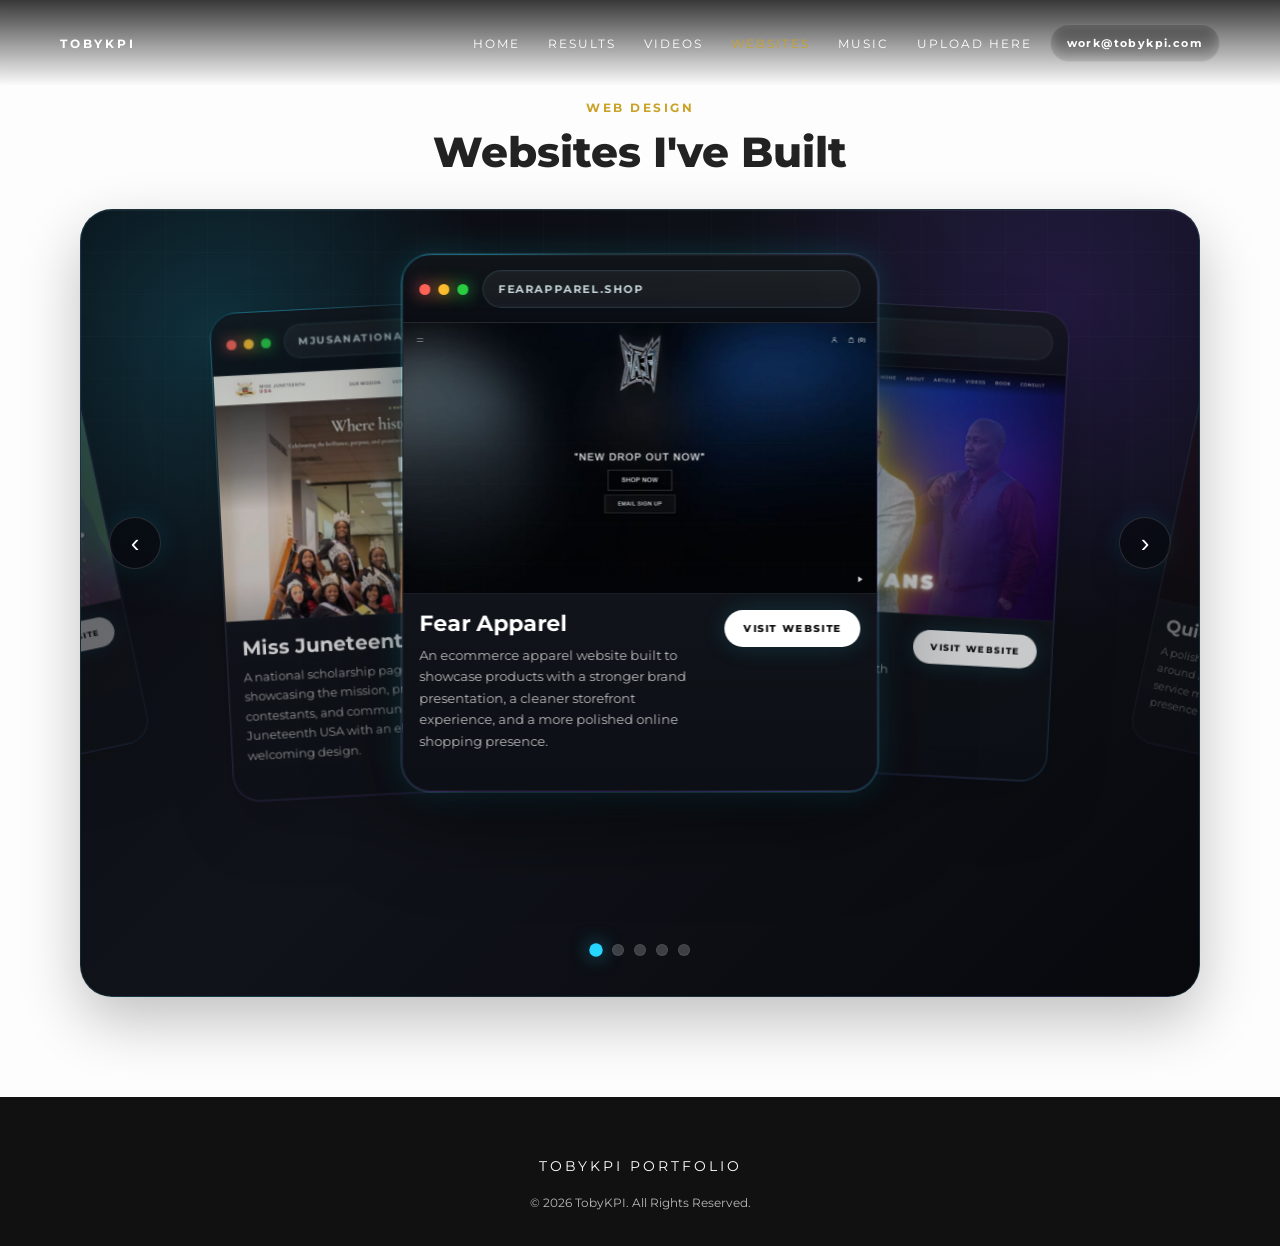
<file: websites/index.html>
<!DOCTYPE html>
<html lang="en">
<head>
  
  <base href="../">
  <meta charset="UTF-8" />
  <meta name="viewport" content="width=device-width, initial-scale=1.0">
  <title>TobyKPI | Websites</title>

  <link href="https://fonts.googleapis.com/css2?family=Montserrat:wght@300;400;500;600;700;800&family=Montserrat+Alternates:wght@800;900&display=swap" rel="stylesheet">
  <link rel="stylesheet" href="styles.css">
  <style>
    .website-carousel-stage .website-preview-shell {
      height: auto;
      aspect-ratio: 1000 / 570;
    }

    .website-preview-shell img {
      display: block;
      width: 100%;
      height: 100%;
      object-fit: cover;
      pointer-events: none;
    }
    .nav-current {
      color: var(--gold);
    }

    .website-carousel-shell,
    .website-carousel-stage {
      touch-action: pan-y;
    }

    .website-carousel-stage {
      height: 380px;
      cursor: grab;
    }

    .website-carousel-stage.is-dragging {
      cursor: grabbing;
    }

    .website-carousel-stage.is-dragging .website-card-link {
      pointer-events: none;
    }
  </style>
</head>

<body>

  <nav>
    <div class="brand">TOBYKPI</div>
    <div class="nav-right">
      <ul>
        <li><a href="/">HOME</a></li>
        <li><a href="/results/">RESULTS</a></li>
        <li><a href="/videos/">VIDEOS</a></li>
        <li><a href="/websites/" class="nav-current">WEBSITES</a></li>
        <li><a href="/music/">MUSIC</a></li>
        <li><a href="/upload/">UPLOAD HERE</a></li>
      </ul>
      <a href="mailto:work@tobykpi.com" class="nav-contact">work@tobykpi.com</a>
    </div>
  </nav>

  <div class="content-wrapper">
    <section class="section" id="websites">
      <div class="text-block" style="grid-column: 1 / -1;">
        <div class="eyebrow" style="display:block; text-align:center;">Web Design</div>
        <h2 style="text-align:center;">Websites I've Built</h2>
        <div class="video-carousel-section website-carousel-section">
          <div class="video-carousel-shell website-carousel-shell" data-website-carousel>
            <button class="video-carousel-btn prev" type="button" aria-label="Previous website" data-carousel-prev>&lsaquo;</button>
            <button class="video-carousel-btn next" type="button" aria-label="Next website" data-carousel-next>&rsaquo;</button>

            <div class="website-carousel-stage" data-carousel-stage>
              <div class="website-card" data-carousel-card>
                <div class="website-card-shell">
                  <div class="website-browser-bar">
                    <div class="website-browser-dots">
                      <span></span>
                      <span></span>
                      <span></span>
                    </div>
                    <div class="website-browser-url">fearapparel.shop</div>
                  </div>
                  <div class="website-preview-shell">
                    <img src="fearapparel-landing.jpg" alt="Fear Apparel landing page" width="1000" height="570" loading="eager" decoding="async" draggable="false">
                  </div>
                  <div class="website-card-meta">
                    <div class="website-card-copy">
                      <h3>Fear Apparel</h3>
                      <p>An ecommerce apparel website built to showcase products with a stronger brand presentation, a cleaner storefront experience, and a more polished online shopping presence.</p>
                    </div>
                    <div class="website-card-cta">Visit Website</div>
                  </div>
                </div>
                <a href="https://fearapparel.shop" target="_blank" rel="noopener noreferrer" class="website-card-link" aria-label="Visit Fear Apparel website"></a>
              </div>

              <div class="website-card" data-carousel-card>
                <div class="website-card-shell">
                  <div class="website-browser-bar">
                    <div class="website-browser-dots">
                      <span></span>
                      <span></span>
                      <span></span>
                    </div>
                    <div class="website-browser-url">drjoeevans.com</div>
                  </div>
                  <div class="website-preview-shell">
                    <img src="drjoeevans-landing.jpg" alt="Dr. Joe Evans landing page" width="1000" height="570" loading="lazy" decoding="async" draggable="false">
                  </div>
                  <div class="website-card-meta">
                    <div class="website-card-copy">
                      <h3>Dr. Joe Evans</h3>
                      <p>A professional personal brand website with strong visual structure, clean messaging, and a polished user experience built to support authority and visibility.</p>
                    </div>
                    <div class="website-card-cta">Visit Website</div>
                  </div>
                </div>
                <a href="https://drjoeevans.com" target="_blank" rel="noopener noreferrer" class="website-card-link" aria-label="Visit Dr. Joe Evans website"></a>
              </div>

              <div class="website-card" data-carousel-card>
                <div class="website-card-shell">
                  <div class="website-browser-bar">
                    <div class="website-browser-dots">
                      <span></span>
                      <span></span>
                      <span></span>
                    </div>
                    <div class="website-browser-url">quickliftmoving.us</div>
                  </div>
                  <div class="website-preview-shell">
                    <img src="quickliftmoving-landing.jpg" alt="Quick Lift Moving landing page" width="1000" height="570" loading="lazy" decoding="async" draggable="false">
                  </div>
                  <div class="website-card-meta">
                    <div class="website-card-copy">
                      <h3>Quick Lift Moving</h3>
                      <p>A polished lead-generation website built around a free estimate request flow, clear service messaging, and a stronger online presence for a moving company brand.</p>
                    </div>
                    <div class="website-card-cta">Visit Website</div>
                  </div>
                </div>
                <a href="https://quickliftmoving.us" target="_blank" rel="noopener noreferrer" class="website-card-link" aria-label="Visit Quick Lift Moving website"></a>
              </div>

              <div class="website-card" data-carousel-card>
                <div class="website-card-shell">
                  <div class="website-browser-bar">
                    <div class="website-browser-dots">
                      <span></span>
                      <span></span>
                      <span></span>
                    </div>
                    <div class="website-browser-url">breathoflife.world</div>
                  </div>
                  <div class="website-preview-shell">
                    <img src="breathoflife-landing.jpg" alt="Breath of Life Ministries landing page" width="1000" height="570" loading="lazy" decoding="async" draggable="false">
                  </div>
                  <div class="website-card-meta">
                    <div class="website-card-copy">
                      <h3>Breath of Life Ministries</h3>
                      <p>A modern, responsive website designed and developed to strengthen online presence, improve presentation, and support community engagement.</p>
                    </div>
                    <div class="website-card-cta">Visit Website</div>
                  </div>
                </div>
                <a href="https://breathoflife.world" target="_blank" rel="noopener noreferrer" class="website-card-link" aria-label="Visit Breath of Life Ministries website"></a>
              </div>

              <div class="website-card" data-carousel-card>
                <div class="website-card-shell">
                  <div class="website-browser-bar">
                    <div class="website-browser-dots">
                      <span></span>
                      <span></span>
                      <span></span>
                    </div>
                    <div class="website-browser-url">mjusanationals.com</div>
                  </div>
                  <div class="website-preview-shell">
                    <img src="mjusanationals-landing.jpg" alt="Miss Juneteenth USA landing page" width="1000" height="570" loading="lazy" decoding="async" draggable="false">
                  </div>
                  <div class="website-card-meta">
                    <div class="website-card-copy">
                      <h3>Miss Juneteenth USA</h3>
                      <p>A national scholarship pageant website showcasing the mission, program, contestants, and community of Miss Juneteenth USA with an elegant, welcoming design.</p>
                    </div>
                    <div class="website-card-cta">Visit Website</div>
                  </div>
                </div>
                <a href="https://mjusanationals.com" target="_blank" rel="noopener noreferrer" class="website-card-link" aria-label="Visit Miss Juneteenth USA website"></a>
              </div>
            </div>

            <div class="video-carousel-dots" data-carousel-dots></div>
          </div>
        </div>

      </div>
    </section>

    <footer>
      <p style="letter-spacing: 3px; font-size: 14px;">TOBYKPI PORTFOLIO</p>
      <p style="margin-top: 20px; font-size: 12px; opacity: 0.7;">&copy; 2026 TobyKPI. All Rights Reserved.</p>
    </footer>
  </div>

  <script>
    (() => {
      const initStackCarousel = (root, settings) => {
        if (!root) return;

        const stage = root.querySelector("[data-carousel-stage]");
        const cards = Array.from(root.querySelectorAll("[data-carousel-card]"));
        const dotsWrap = root.querySelector("[data-carousel-dots]");
        const nextBtn = root.querySelector("[data-carousel-next]");
        const prevBtn = root.querySelector("[data-carousel-prev]");
        const reducedMotion = window.matchMedia("(prefers-reduced-motion: reduce)");

        if (!stage || !dotsWrap || cards.length === 0) return;

        let activeIndex = 0;
        let autoTimer = null;
        let isInViewport = false;
        let pointerActive = false;
        let dragEngaged = false;
        let dragStartX = 0;
        let dragStartY = 0;
        let suppressNextClick = false;

        const dots = cards.map((_, index) => {
          const dot = document.createElement("button");
          dot.type = "button";
          dot.className = "video-carousel-dot";
          dot.setAttribute("aria-label", `Go to item ${index + 1}`);
          dot.addEventListener("click", () => goTo(index, true));
          dotsWrap.appendChild(dot);
          return dot;
        });

        const sync = () => {
          const stageWidth = stage.clientWidth;
          const profile = window.innerWidth <= settings.mobileBreakpoint ? settings.mobile : settings.desktop;
          const cardWidth = Math.min(Math.max(stageWidth * profile.cardWidthFactor, profile.cardWidthMin), profile.cardWidthMax);
          const nearShift = Math.max(stageWidth * profile.nearShiftFactor, profile.nearShiftMin);
          const farShift = Math.max(stageWidth * profile.farShiftFactor, profile.farShiftMin);

          cards.forEach((card, index) => {
            let diff = index - activeIndex;

            if (diff > cards.length / 2) diff -= cards.length;
            if (diff < -cards.length / 2) diff += cards.length;

            const abs = Math.abs(diff);
            let x = 0;
            let y = 0;
            let scale = 1;
            let rotate = 0;
            let opacity = 1;
            let blur = 0;
            let saturate = 1;

            if (abs === 1) {
              x = diff * nearShift;
              y = profile.nearDrop;
              scale = profile.nearScale;
              rotate = diff * profile.nearRotate;
              opacity = profile.nearOpacity;
              blur = profile.nearBlur;
              saturate = profile.nearSaturate;
            } else if (abs >= 2) {
              x = diff * farShift;
              y = profile.farDrop;
              scale = profile.farScale;
              rotate = diff * profile.farRotate;
              opacity = profile.farOpacity;
              blur = profile.farBlur;
              saturate = profile.farSaturate;
            }

            const filterValue = blur > 0.01 || Math.abs(saturate - 1) > 0.01
              ? `blur(${blur}px) saturate(${saturate})`
              : "none";

            card.style.width = `${cardWidth}px`;
            card.style.transform = `translateX(calc(-50% + ${x}px)) translateY(${y}px) translateZ(0) scale(${scale}) rotate(${rotate}deg)`;
            card.style.opacity = opacity;
            card.style.zIndex = String(20 - abs);
            card.style.filter = filterValue;
            card.style.pointerEvents = abs === 0 ? "auto" : "none";
            card.dataset.state = abs === 0 ? "active" : abs === 1 ? "near" : "far";
            card.setAttribute("aria-hidden", abs === 0 ? "false" : "true");
          });

          stage.style.height = `${Math.ceil(Math.max(...cards.map((card) => card.offsetHeight)) + profile.farDrop + 24)}px`;

          dots.forEach((dot, index) => {
            const isActive = index === activeIndex;
            dot.classList.toggle("active", isActive);
            dot.setAttribute("aria-pressed", isActive ? "true" : "false");
          });
        };

        const stop = () => {
          if (autoTimer) {
            window.clearInterval(autoTimer);
            autoTimer = null;
          }
        };

        const start = () => {
          stop();
          if (reducedMotion.matches || !isInViewport) return;
          autoTimer = window.setInterval(() => goTo(activeIndex + 1), settings.interval);
        };

        const restart = () => {
          start();
        };

        const goTo = (index, userInitiated = false) => {
          activeIndex = (index + cards.length) % cards.length;
          sync();
          if (userInitiated) restart();
        };

        const resetDrag = () => {
          pointerActive = false;
          dragEngaged = false;
          stage.classList.remove("is-dragging");
        };

        const handlePointerDown = (event) => {
          if (event.pointerType === "mouse" && event.button !== 0) return;

          pointerActive = true;
          dragEngaged = false;
          dragStartX = event.clientX;
          dragStartY = event.clientY;
          stop();

          if (typeof stage.setPointerCapture === "function") {
            try {
              stage.setPointerCapture(event.pointerId);
            } catch {}
          }
        };

        const handlePointerMove = (event) => {
          if (!pointerActive) return;

          const deltaX = event.clientX - dragStartX;
          const deltaY = event.clientY - dragStartY;

          if (!dragEngaged) {
            if (Math.abs(deltaY) > Math.abs(deltaX) && Math.abs(deltaY) > 14) {
              resetDrag();
              start();
              return;
            }

            if (Math.abs(deltaX) < 18) return;

            dragEngaged = true;
            stage.classList.add("is-dragging");
          }

          if (dragEngaged && event.cancelable) {
            event.preventDefault();
          }
        };

        const handlePointerUp = (event) => {
          if (!pointerActive) return;

          const deltaX = event.clientX - dragStartX;
          const deltaY = event.clientY - dragStartY;
          const shouldSwipe = dragEngaged && Math.abs(deltaX) > Math.abs(deltaY) && Math.abs(deltaX) > 55;

          resetDrag();

          if (shouldSwipe) {
            suppressNextClick = true;
            window.setTimeout(() => {
              suppressNextClick = false;
            }, 0);
            goTo(activeIndex + (deltaX < 0 ? 1 : -1), true);
            return;
          }

          start();
        };

        const handleClickCapture = (event) => {
          if (!suppressNextClick) return;
          event.preventDefault();
          event.stopPropagation();
          suppressNextClick = false;
        };

        nextBtn?.addEventListener("click", () => goTo(activeIndex + 1, true));
        prevBtn?.addEventListener("click", () => goTo(activeIndex - 1, true));
        stage.addEventListener("pointerdown", handlePointerDown);
        stage.addEventListener("pointermove", handlePointerMove, { passive: false });
        window.addEventListener("pointerup", handlePointerUp);
        window.addEventListener("pointercancel", resetDrag);
        stage.addEventListener("click", handleClickCapture, true);

        root.addEventListener("mouseenter", stop);
        root.addEventListener("mouseleave", start);
        root.addEventListener("focusin", stop);
        root.addEventListener("focusout", start);
        window.addEventListener("resize", sync);
        document.addEventListener("visibilitychange", () => {
          if (document.hidden) {
            stop();
          } else {
            start();
          }
        });

        if ("IntersectionObserver" in window) {
          const observer = new IntersectionObserver((entries) => {
            const entry = entries[0];
            if (!entry) return;

            isInViewport = entry.isIntersecting;

            if (isInViewport) {
              activeIndex = 0;
              sync();
              start();
            } else {
              stop();
            }
          }, {
            threshold: settings.threshold
          });

          observer.observe(root);
        } else {
          isInViewport = true;
        }

        const handleMotionChange = () => {
          sync();
          start();
        };

        if (typeof reducedMotion.addEventListener === "function") {
          reducedMotion.addEventListener("change", handleMotionChange);
        }

        sync();
        start();
      };

      initStackCarousel(document.querySelector("[data-website-carousel]"), {
        interval: 4600,
        threshold: 0.4,
        mobileBreakpoint: 900,
        desktop: {
          cardWidthFactor: 0.52,
          cardWidthMin: 360,
          cardWidthMax: 560,
          nearShiftFactor: 0.22,
          nearShiftMin: 200,
          farShiftFactor: 0.38,
          farShiftMin: 360,
          nearDrop: 24,
          farDrop: 62,
          nearScale: 0.91,
          farScale: 0.81,
          nearRotate: 3,
          farRotate: 6,
          nearOpacity: 0.78,
          farOpacity: 0.38,
          nearBlur: 0,
          farBlur: 0,
          nearSaturate: 1,
          farSaturate: 1
        },
        mobile: {
          cardWidthFactor: 0.86,
          cardWidthMin: 280,
          cardWidthMax: 500,
          nearShiftFactor: 0.16,
          nearShiftMin: 90,
          farShiftFactor: 0.28,
          farShiftMin: 170,
          nearDrop: 22,
          farDrop: 52,
          nearScale: 0.93,
          farScale: 0.84,
          nearRotate: 2,
          farRotate: 5,
          nearOpacity: 0.8,
          farOpacity: 0.34,
          nearBlur: 0,
          farBlur: 0,
          nearSaturate: 1,
          farSaturate: 1
        }
      });
    })();
  </script>

</body>
</html>
</file>
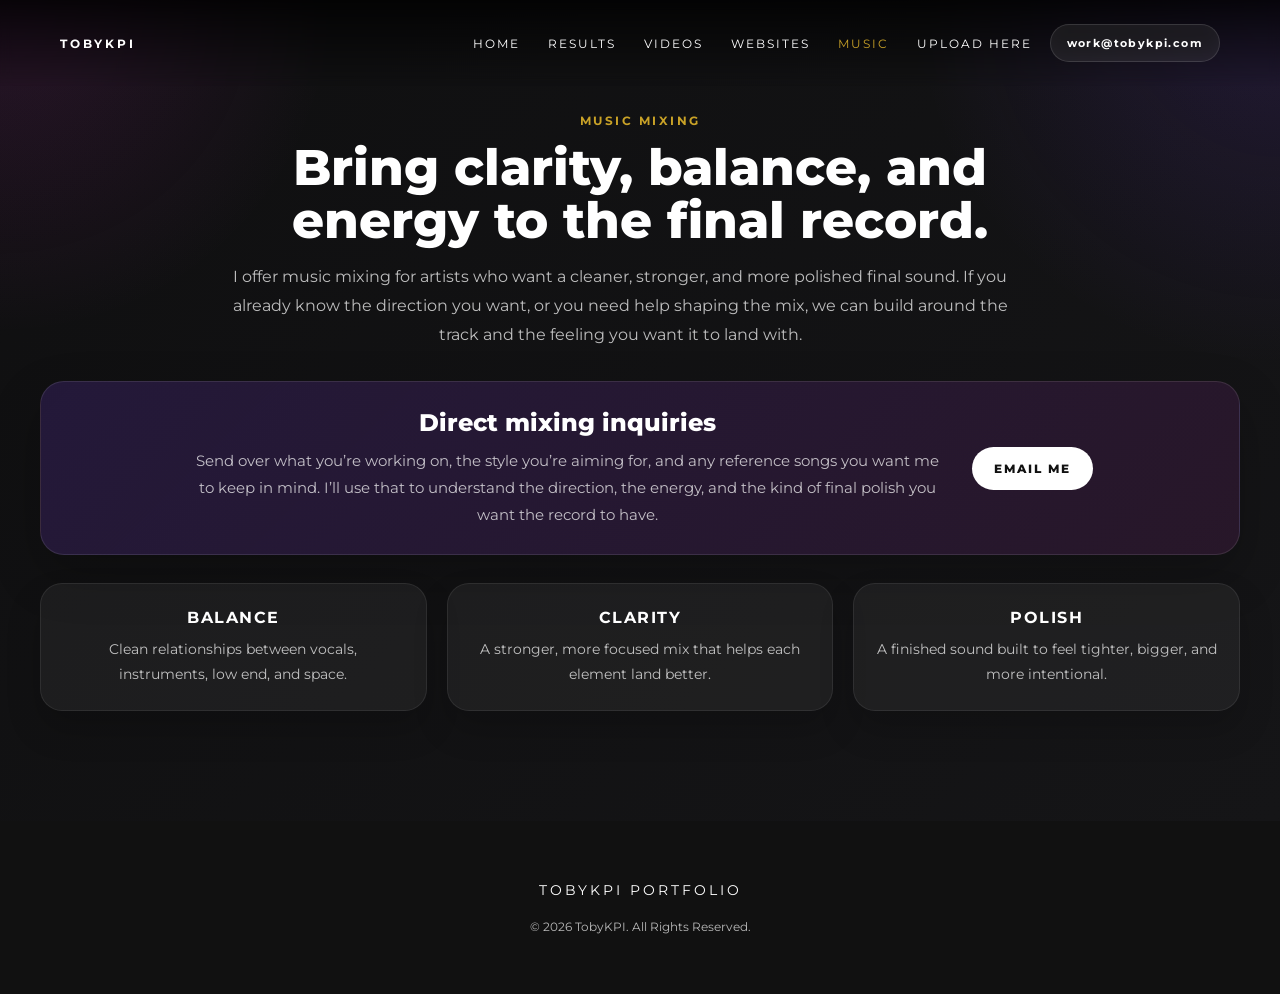
<file: music-mixing.html>
<!DOCTYPE html>
<html lang="en">
<head>
  <meta charset="UTF-8" />
  <meta name="viewport" content="width=device-width, initial-scale=1.0">
  <title>TobyKPI | Music Mixing</title>

  <link href="https://fonts.googleapis.com/css2?family=Montserrat:wght@300;400;500;600;700;800&family=Montserrat+Alternates:wght@800;900&display=swap" rel="stylesheet">
  <link rel="stylesheet" href="styles.css">
  <style>
    .nav-current {
      color: var(--gold);
    }

    .music-page .results-header {
      justify-content: center;
      text-align: center;
      margin-bottom: 32px;
    }

    .music-page .results-header > div:first-child {
      max-width: 820px;
      margin: 0 auto;
    }

    .music-page .project-link-card {
      justify-content: center;
      text-align: center;
    }

    .music-page .project-copy p {
      max-width: 760px;
      margin-left: auto;
      margin-right: auto;
    }

    .music-traits {
      display: grid;
      grid-template-columns: repeat(3, minmax(0, 1fr));
      gap: 20px;
      margin-top: 24px;
    }

    .music-trait {
      padding: 24px 22px;
      border-radius: 22px;
      background: rgba(255,255,255,0.05);
      border: 1px solid rgba(255,255,255,0.08);
      box-shadow: 0 18px 34px rgba(0,0,0,0.18);
      text-align: center;
    }

    .music-trait strong {
      display: block;
      margin-bottom: 10px;
      font-size: 16px;
      letter-spacing: 1.5px;
      text-transform: uppercase;
    }

    .music-trait span {
      color: rgba(255,255,255,0.72);
      line-height: 1.75;
      font-size: 14px;
    }

    @media (max-width: 900px) {
      .music-traits {
        grid-template-columns: 1fr;
      }
    }
  </style>
</head>

<body>

  <nav>
    <div class="brand">TOBYKPI</div>
    <div class="nav-right">
      <ul>
        <li><a href="/">HOME</a></li>
        <li><a href="/results/">RESULTS</a></li>
        <li><a href="/videos/">VIDEOS</a></li>
        <li><a href="/websites/">WEBSITES</a></li>
        <li><a href="/music/" class="nav-current">MUSIC</a></li>
        <li><a href="/upload/">UPLOAD HERE</a></li>
      </ul>
      <a href="mailto:work@tobykpi.com" class="nav-contact">work@tobykpi.com</a>
    </div>
  </nav>

  <section class="results-section music-page" id="music">
    <div class="results-wrap">
      <div class="results-header">
        <div>
          <div class="eyebrow">Music Mixing</div>
          <h2>Bring clarity, balance, and energy to the final record.</h2>
          <p>
            I offer music mixing for artists who want a cleaner, stronger, and more polished final sound. If you already know the direction you want, or you need help shaping the mix, we can build around the track and the feeling you want it to land with.
          </p>
        </div>
      </div>

      <div class="project-link-card">
        <div class="project-copy">
          <h3>Direct mixing inquiries</h3>
          <p>
            Send over what you’re working on, the style you’re aiming for, and any reference songs you want me to keep in mind. I’ll use that to understand the direction, the energy, and the kind of final polish you want the record to have.
          </p>
        </div>
        <a class="project-button" href="mailto:work@tobykpi.com?subject=Music%20Mixing%20Inquiry">Email Me</a>
      </div>

      <div class="music-traits">
        <div class="music-trait">
          <strong>Balance</strong>
          <span>Clean relationships between vocals, instruments, low end, and space.</span>
        </div>
        <div class="music-trait">
          <strong>Clarity</strong>
          <span>A stronger, more focused mix that helps each element land better.</span>
        </div>
        <div class="music-trait">
          <strong>Polish</strong>
          <span>A finished sound built to feel tighter, bigger, and more intentional.</span>
        </div>
      </div>
    </div>
  </section>

  <footer>
    <p style="letter-spacing: 3px; font-size: 14px;">TOBYKPI PORTFOLIO</p>
    <p style="margin-top: 20px; font-size: 12px; opacity: 0.7;">&copy; 2026 TobyKPI. All Rights Reserved.</p>
  </footer>

</body>
</html>
</file>
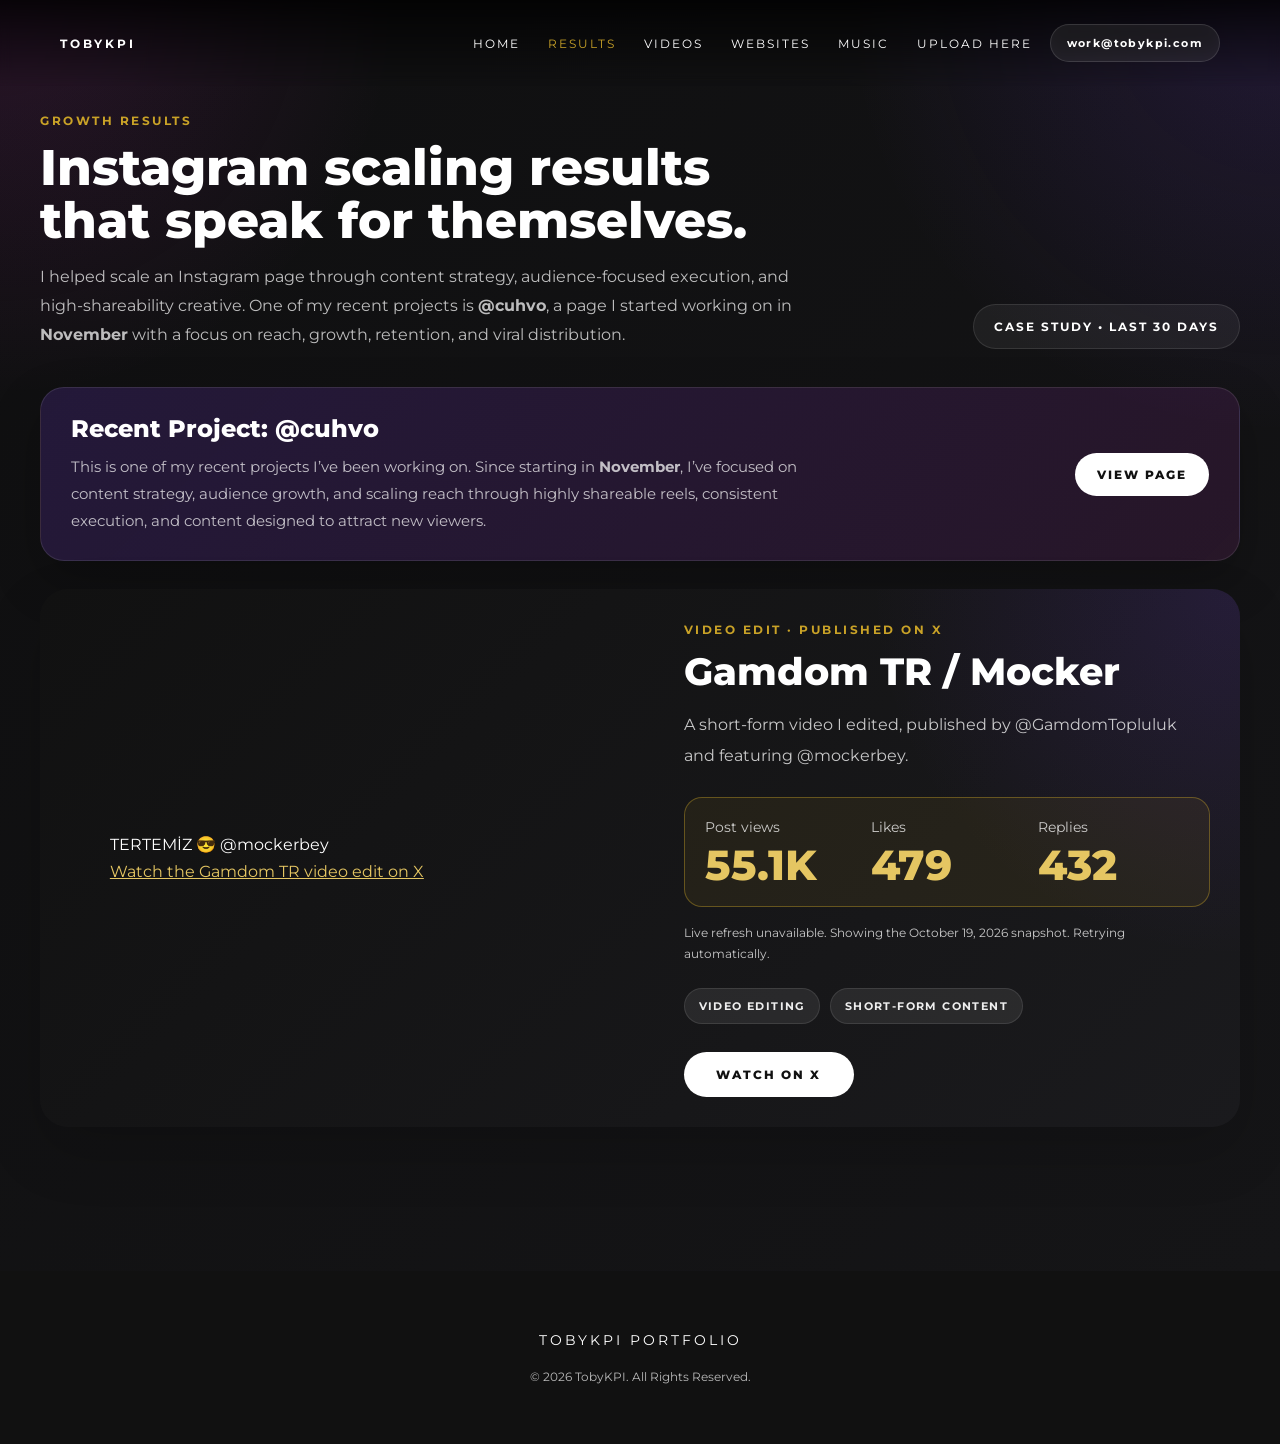
<file: results.html>
<!DOCTYPE html>
<html lang="en">
<head>
  <meta charset="UTF-8" />
  <meta name="viewport" content="width=device-width, initial-scale=1.0">
  <title>TobyKPI | Results</title>

  <link href="https://fonts.googleapis.com/css2?family=Montserrat:wght@300;400;500;600;700;800&family=Montserrat+Alternates:wght@800;900&display=swap" rel="stylesheet">
  <link rel="stylesheet" href="styles.css">
  <link rel="stylesheet" href="gamdom-case-study.css">
  <style>
    .nav-current {
      color: var(--gold);
    }
  </style>
  <script defer src="gamdom-metrics.js"></script>
</head>

<body>

  <nav>
    <div class="brand">TOBYKPI</div>
    <div class="nav-right">
      <ul>
        <li><a href="/">HOME</a></li>
        <li><a href="/results/" class="nav-current">RESULTS</a></li>
        <li><a href="/videos/">VIDEOS</a></li>
        <li><a href="/websites/">WEBSITES</a></li>
        <li><a href="/music/">MUSIC</a></li>
        <li><a href="/upload/">UPLOAD HERE</a></li>
      </ul>
      <a href="mailto:work@tobykpi.com" class="nav-contact">work@tobykpi.com</a>
    </div>
  </nav>

  <section class="results-section" id="results">
    <div class="results-wrap">
      <div class="results-header">
        <div>
          <div class="eyebrow">Growth Results</div>
          <h2>Instagram scaling results<br>that speak for themselves.</h2>
          <p>
            I helped scale an Instagram page through content strategy, audience-focused execution, and high-shareability creative. One of my recent projects is <strong>@cuhvo</strong>, a page I started working on in <strong>November</strong> with a focus on reach, growth, retention, and viral distribution.
          </p>
        </div>
        <div class="results-badge">Case Study • Last 30 Days</div>
      </div>

      <div class="project-link-card">
        <div class="project-copy">
          <h3>Recent Project: @cuhvo</h3>
          <p>
            This is one of my recent projects I’ve been working on. Since starting in <strong>November</strong>, I’ve focused on content strategy, audience growth, and scaling reach through highly shareable reels, consistent execution, and content designed to attract new viewers.
          </p>
        </div>
        <a class="project-button" href="https://instagram.com/cuhvo" target="_blank" rel="noopener noreferrer">View Page</a>
      </div>

        <article class="featured-video-card gamdom-case-study" id="gamdom-edit" aria-labelledby="gamdom-edit-title">
          <div class="gamdom-post">
            <blockquote class="twitter-tweet" data-theme="dark" data-dnt="true" data-conversation="none">
              <p lang="tr">TERTEMİZ 😎 @mockerbey</p>
              <a href="https://x.com/GamdomTopluluk/status/2088979699053543474">Watch the Gamdom TR video edit on X</a>
            </blockquote>
          </div>
          <div class="featured-video-copy">
            <div class="eyebrow" style="color:#c9a227;">Video Edit · Published on X</div>
            <h3 id="gamdom-edit-title">Gamdom TR / Mocker</h3>
            <p>A short-form video I edited, published by @GamdomTopluluk and featuring @mockerbey.</p>
            <dl class="gamdom-metrics" aria-label="Public post performance">
              <div><dt>Post views</dt><dd data-metric="views">55.1K</dd></div>
              <div><dt>Likes</dt><dd data-metric="likes">479</dd></div>
              <div><dt>Replies</dt><dd data-metric="replies">432</dd></div>
            </dl>
            <p class="gamdom-metric-note" data-metrics-status role="status">Public counts shown on X as of <time datetime="2026-10-19">October 19, 2026</time>. Views rounded by X; counts may change.</p>
            <div class="video-pill-row">
              <span class="video-pill">Video Editing</span>
              <span class="video-pill">Short-form Content</span>
            </div>
            <div class="featured-video-actions">
              <a href="https://x.com/GamdomTopluluk/status/2088979699053543474" target="_blank" rel="noopener noreferrer" class="video-action-btn primary">Watch on X</a>
            </div>
          </div>
        </article>
    </div>
  </section>

  <footer>
    <p style="letter-spacing: 3px; font-size: 14px;">TOBYKPI PORTFOLIO</p>
    <p style="margin-top: 20px; font-size: 12px; opacity: 0.7;">&copy; 2026 TobyKPI. All Rights Reserved.</p>
  </footer>

  <script async src="https://platform.twitter.com/widgets.js" charset="utf-8"></script>
</body>
</html>
</file>
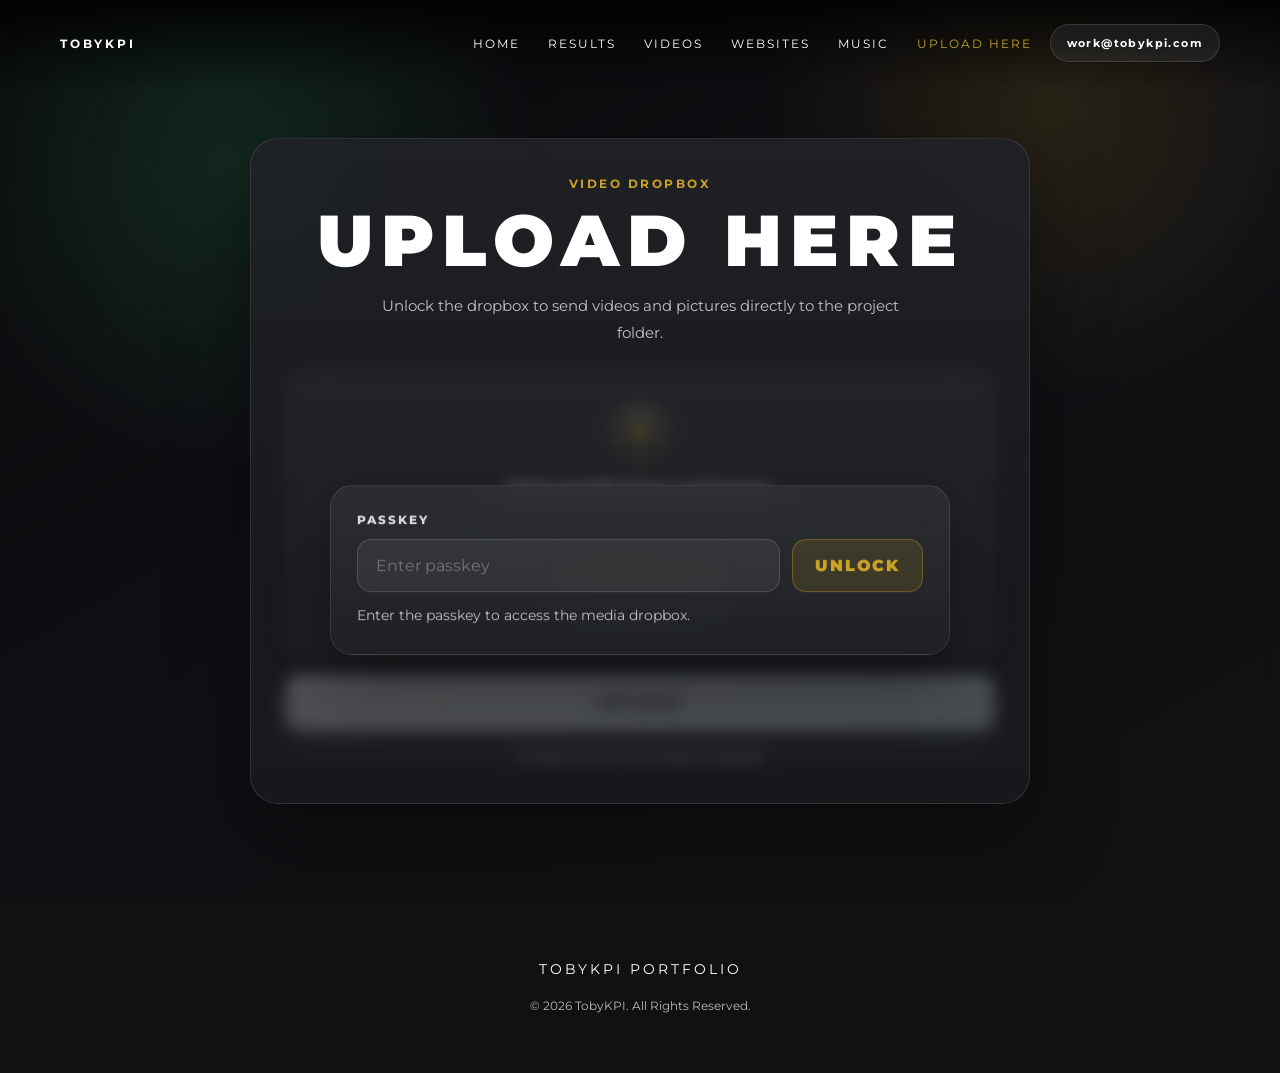
<file: upload.html>
<!DOCTYPE html>
<html lang="en">
<head>
  <meta charset="UTF-8" />
  <meta name="viewport" content="width=device-width, initial-scale=1.0">
  <title>TobyKPI | Upload Here</title>

  <link href="https://fonts.googleapis.com/css2?family=Montserrat:wght@300;400;500;600;700;800;900&family=Montserrat+Alternates:wght@800;900&display=swap" rel="stylesheet">
  <link rel="stylesheet" href="styles.css">
  <style>
    .nav-current {
      color: var(--gold);
    }
  </style>
  <script>
    (() => {
      const platform = navigator.platform || "";
      const userAgent = navigator.userAgent || "";

      if (/Mac/.test(platform) || /Macintosh/.test(userAgent)) {
        document.documentElement.classList.add("mac-performance");
      }

      if (window.matchMedia("(prefers-reduced-motion: reduce)").matches) {
        document.documentElement.classList.add("reduce-motion");
      }
    })();
  </script>
</head>

<body>

  <nav>
    <div class="brand">TOBYKPI</div>
    <div class="nav-right">
      <ul>
        <li><a href="/">HOME</a></li>
        <li><a href="/results/">RESULTS</a></li>
        <li><a href="/videos/">VIDEOS</a></li>
        <li><a href="/websites/">WEBSITES</a></li>
        <li><a href="/music/">MUSIC</a></li>
        <li><a href="/upload/" class="nav-current">UPLOAD HERE</a></li>
      </ul>
      <a href="mailto:work@tobykpi.com" class="nav-contact">work@tobykpi.com</a>
    </div>
  </nav>

  <main class="upload-page">
    <section class="upload-wrap">
      <div class="upload-header">
        <div class="eyebrow">Video Dropbox</div>
        <h1>Upload Here</h1>
        <p>Unlock the dropbox to send videos and pictures directly to the project folder.</p>
      </div>

      <div class="dropbox-gate is-locked" id="dropbox-gate">
        <div class="dropbox-content" id="dropbox-content">
          <div class="video-dropbox" id="video-dropbox" tabindex="0" role="button" aria-describedby="video-upload-status">
            <input class="video-file-input" id="videos" type="file" name="videos" accept="video/*,image/*" multiple>
            <div class="video-upload-icon">+</div>
            <div class="video-upload-title">Drag media here or browse</div>
            <p class="video-upload-copy">Accepted formats include videos and pictures.</p>
            <button class="video-upload-link" id="browse-videos" type="button">Choose Files</button>
            <p class="video-upload-status" id="video-upload-status">No files selected yet.</p>
            <div class="video-upload-list" id="video-upload-list"></div>
          </div>

          <button class="drive-upload-button" id="send-videos" type="button" disabled>Upload</button>
          <p class="drive-upload-status" id="drive-upload-status">Choose one or more files to upload.</p>
          <div class="upload-progress" id="upload-progress" hidden>
            <div class="upload-progress-track">
              <div class="upload-progress-fill" id="upload-progress-fill"></div>
            </div>
            <p class="upload-progress-label" id="upload-progress-label">0%</p>
          </div>
          <button class="upload-cancel-button" id="cancel-upload" type="button" hidden>Cancel Upload</button>
        </div>

        <form class="dropbox-lock" id="dropbox-lock">
          <label for="dropbox-password">Passkey</label>
          <div class="dropbox-lock-row">
            <input id="dropbox-password" type="password" autocomplete="current-password" placeholder="Enter passkey">
            <button type="submit">Unlock</button>
          </div>
          <p class="dropbox-lock-status" id="dropbox-lock-status">Enter the passkey to access the media dropbox.</p>
        </form>
      </div>

    </section>
  </main>

  <footer>
    <p style="letter-spacing: 3px; font-size: 14px;">TOBYKPI PORTFOLIO</p>
    <p style="margin-top: 20px; font-size: 12px; opacity: 0.7;">&copy; 2026 TobyKPI. All Rights Reserved.</p>
  </footer>

  <script>
    const allowedDropboxPasswords = ["breen.logan", "Logan"];
    const dropboxGate = document.getElementById("dropbox-gate");
    const dropboxLock = document.getElementById("dropbox-lock");
    const dropboxPassword = document.getElementById("dropbox-password");
    const dropboxLockStatus = document.getElementById("dropbox-lock-status");
    const dropboxContent = document.getElementById("dropbox-content");
    const videoInput = document.getElementById("videos");
    const videoDropBox = document.getElementById("video-dropbox");
    const videoBrowseButton = document.getElementById("browse-videos");
    const videoUploadList = document.getElementById("video-upload-list");
    const videoUploadStatus = document.getElementById("video-upload-status");
    const sendVideosButton = document.getElementById("send-videos");
    const driveUploadStatus = document.getElementById("drive-upload-status");
    const uploadProgress = document.getElementById("upload-progress");
    const uploadProgressFill = document.getElementById("upload-progress-fill");
    const uploadProgressLabel = document.getElementById("upload-progress-label");
    const cancelUploadButton = document.getElementById("cancel-upload");
    const r2UploadEndpoint = "https://tobykpi-dropbox-uploader.tobyev9.workers.dev";
    const uploadChunkSize = 50 * 1024 * 1024;
    const uploadConcurrency = 8;
    const uploadCanceledMessage = "Upload canceled.";

    const unlockDropbox = () => {
      if (dropboxLock) {
        dropboxLock.hidden = true;
      }

      if (dropboxGate) {
        dropboxGate.classList.remove("is-locked");
      }
    };

    if (sessionStorage.getItem("tobykpiDropboxUnlocked") === "true") {
      unlockDropbox();
    }

    if (dropboxLock && dropboxPassword && dropboxLockStatus) {
      dropboxLock.addEventListener("submit", (event) => {
        event.preventDefault();

        const enteredPassword = dropboxPassword.value.trim().toLowerCase();
        const isAllowed = allowedDropboxPasswords.some((password) => password.toLowerCase() === enteredPassword);

        if (!isAllowed) {
          dropboxLockStatus.textContent = "Incorrect password. Please try again.";
          dropboxPassword.value = "";
          dropboxPassword.focus();
          return;
        }

        sessionStorage.setItem("tobykpiDropboxUnlocked", "true");
        unlockDropbox();
      });
    }

    if (videoInput && videoDropBox && videoUploadList && videoUploadStatus && videoBrowseButton && sendVideosButton && driveUploadStatus && uploadProgress && uploadProgressFill && uploadProgressLabel && cancelUploadButton) {
      let activeUploadRequests = [];
      let isUploadCanceled = false;

      const setVideoFiles = (files) => {
        const mediaOnly = Array.from(files).filter((file) => file.type.startsWith("video/") || file.type.startsWith("image/"));
        const transfer = new DataTransfer();

        mediaOnly.forEach((file) => transfer.items.add(file));
        videoInput.files = transfer.files;
        updateVideoList();
      };

      const updateVideoList = () => {
        videoUploadList.innerHTML = "";

        if (!videoInput.files || videoInput.files.length === 0) {
          videoUploadStatus.textContent = "No files selected yet.";
          sendVideosButton.disabled = true;
          return;
        }

        const label = videoInput.files.length === 1 ? "file selected" : "files selected";
        videoUploadStatus.textContent = videoInput.files.length + " " + label;
        sendVideosButton.disabled = false;

        Array.from(videoInput.files).forEach((file, index) => {
          const item = document.createElement("div");
          const fileName = document.createElement("span");
          const removeButton = document.createElement("button");

          item.className = "video-upload-item";
          fileName.textContent = file.name;
          removeButton.type = "button";
          removeButton.className = "video-upload-remove";
          removeButton.setAttribute("aria-label", "Remove " + file.name);
          removeButton.textContent = "x";
          removeButton.addEventListener("click", (event) => {
            event.stopPropagation();
            removeSelectedFile(index);
          });

          item.appendChild(fileName);
          item.appendChild(removeButton);
          videoUploadList.appendChild(item);
        });
      };

      const removeSelectedFile = (removeIndex) => {
        const transfer = new DataTransfer();

        Array.from(videoInput.files || []).forEach((file, index) => {
          if (index !== removeIndex) {
            transfer.items.add(file);
          }
        });

        videoInput.files = transfer.files;
        updateVideoList();
      };

      const openFilePicker = () => {
        videoInput.click();
      };

      videoBrowseButton.addEventListener("click", (event) => {
        event.preventDefault();
        openFilePicker();
      });

      videoDropBox.addEventListener("click", (event) => {
        if (event.target === videoBrowseButton) {
          return;
        }

        openFilePicker();
      });

      videoDropBox.addEventListener("keydown", (event) => {
        if (event.key === "Enter" || event.key === " ") {
          event.preventDefault();
          openFilePicker();
        }
      });

      videoInput.addEventListener("change", () => {
        setVideoFiles(videoInput.files);
      });

      ["dragenter", "dragover"].forEach((eventName) => {
        videoDropBox.addEventListener(eventName, (event) => {
          event.preventDefault();
          videoDropBox.classList.add("is-dragover");
        });
      });

      ["dragleave", "dragend", "drop"].forEach((eventName) => {
        videoDropBox.addEventListener(eventName, (event) => {
          event.preventDefault();
          videoDropBox.classList.remove("is-dragover");
        });
      });

      videoDropBox.addEventListener("drop", (event) => {
        if (!event.dataTransfer || !event.dataTransfer.files) {
          return;
        }

        setVideoFiles(event.dataTransfer.files);
      });

      const setUploadProgress = (percent) => {
        const clampedPercent = Math.max(0, Math.min(100, Math.round(percent)));
        uploadProgressFill.style.width = clampedPercent + "%";
        uploadProgressLabel.textContent = clampedPercent + "%";
      };

      const hideUploadProgress = () => {
        window.setTimeout(() => {
          uploadProgress.hidden = true;
          setUploadProgress(0);
        }, 900);
      };

      const cancelActiveUpload = () => {
        isUploadCanceled = true;
        cancelUploadButton.disabled = true;
        driveUploadStatus.textContent = "Canceling upload...";
        activeUploadRequests.forEach((request) => request.abort());
      };

      const requestJson = async (path, options = {}) => {
        const response = await fetch(r2UploadEndpoint + path, {
          ...options,
          headers: {
            "content-type": "application/json",
            ...(options.headers || {})
          }
        });
        const data = await response.json().catch(() => ({}));

        if (!response.ok || data.ok === false) {
          throw new Error(data.message || "Upload failed. Please try again.");
        }

        return data;
      };

      const uploadChunk = (url, chunk, onProgress) => {
        return new Promise((resolve, reject) => {
          const request = new XMLHttpRequest();
          const removeActiveRequest = () => {
            activeUploadRequests = activeUploadRequests.filter((activeRequest) => activeRequest !== request);
          };

          activeUploadRequests.push(request);

          request.upload.addEventListener("progress", (event) => {
            if (!isUploadCanceled && event.lengthComputable) {
              onProgress(event.loaded);
            }
          });

          request.addEventListener("load", () => {
            removeActiveRequest();

            if (isUploadCanceled) {
              reject(new Error(uploadCanceledMessage));
              return;
            }

            if (request.status >= 200 && request.status < 300) {
              try {
                const data = JSON.parse(request.responseText || "{}");

                if (data.ok === false) {
                  reject(new Error(data.message || "Upload failed. Please try again."));
                  return;
                }

                resolve(data.part);
              } catch (error) {
                reject(new Error("Upload failed. Please try again."));
              }
              return;
            }

            reject(new Error("Upload failed. Please try again."));
          });

          request.addEventListener("error", () => {
            removeActiveRequest();
            reject(new Error("Upload failed. Please check your connection and try again."));
          });

          request.addEventListener("abort", () => {
            removeActiveRequest();
            reject(new Error(uploadCanceledMessage));
          });

          request.open("PUT", url);
          request.setRequestHeader("content-type", "application/octet-stream");
          request.send(chunk);
        });
      };

      const uploadOneFile = async (file, index, total, uploadedBeforeFile, totalBytes) => {
        let uploadKey = "";
        let uploadId = "";

        try {
          driveUploadStatus.textContent = "Uploading " + (index + 1) + " of " + total + ": " + file.name;
          setUploadProgress((uploadedBeforeFile / totalBytes) * 100);

          const initData = await requestJson("/uploads/init", {
            method: "POST",
            body: JSON.stringify({
              filename: file.name,
              contentType: file.type || "application/octet-stream",
              size: file.size
            })
          });
          const partSize = Math.max(initData.partSize || uploadChunkSize, uploadChunkSize);
          const chunks = [];
          const parts = [];
          const loadedByPart = new Map();

          uploadKey = initData.key;
          uploadId = initData.uploadId;

          for (let start = 0, partNumber = 1; start < file.size; start += partSize, partNumber += 1) {
            const end = Math.min(start + partSize, file.size);
            chunks.push({
              partNumber,
              chunk: file.slice(start, end)
            });
          }

          const updateProgress = () => {
            const uploadedForFile = Array.from(loadedByPart.values()).reduce((sum, loaded) => sum + loaded, 0);
            setUploadProgress(((uploadedBeforeFile + uploadedForFile) / totalBytes) * 100);
          };

          let nextChunkIndex = 0;
          const uploadNextChunk = async () => {
            if (isUploadCanceled) {
              throw new Error(uploadCanceledMessage);
            }

            const chunkItem = chunks[nextChunkIndex];
            nextChunkIndex += 1;

            if (!chunkItem) {
              return;
            }

            const partUrl = r2UploadEndpoint + "/uploads/part?key=" + encodeURIComponent(uploadKey) + "&uploadId=" + encodeURIComponent(uploadId) + "&partNumber=" + chunkItem.partNumber;
            const part = await uploadChunk(partUrl, chunkItem.chunk, (chunkLoaded) => {
              loadedByPart.set(chunkItem.partNumber, chunkLoaded);
              updateProgress();
            });

            if (isUploadCanceled) {
              throw new Error(uploadCanceledMessage);
            }

            loadedByPart.set(chunkItem.partNumber, chunkItem.chunk.size);
            parts.push(part);
            updateProgress();
            await uploadNextChunk();
          };

          const workers = Array.from({ length: Math.min(uploadConcurrency, chunks.length) }, () => uploadNextChunk());
          await Promise.all(workers);

          parts.sort((firstPart, secondPart) => firstPart.partNumber - secondPart.partNumber);

          if (parts.length !== chunks.length) {
            throw new Error("Upload failed. Please try again.");
          }

          await requestJson("/uploads/complete", {
            method: "POST",
            body: JSON.stringify({
              key: uploadKey,
              uploadId,
              parts
            })
          });
        } catch (error) {
          activeUploadRequests.forEach((request) => request.abort());

          if (uploadKey && uploadId) {
            requestJson("/uploads/abort", {
              method: "POST",
              body: JSON.stringify({
                key: uploadKey,
                uploadId
              })
            }).catch(() => {});
          }

          throw error;
        }
      };

      cancelUploadButton.addEventListener("click", cancelActiveUpload);

      sendVideosButton.addEventListener("click", async () => {
        const files = Array.from(videoInput.files || []);

        if (files.length === 0) {
          driveUploadStatus.textContent = "Choose one or more files to upload.";
          return;
        }

        const totalBytes = Math.max(files.reduce((total, file) => total + file.size, 0), 1);
        let uploadedBeforeFile = 0;

        sendVideosButton.disabled = true;
        videoBrowseButton.disabled = true;
        cancelUploadButton.hidden = false;
        cancelUploadButton.disabled = false;
        activeUploadRequests = [];
        isUploadCanceled = false;
        uploadProgress.hidden = false;
        setUploadProgress(0);

        try {
          for (let index = 0; index < files.length; index += 1) {
            await uploadOneFile(files[index], index, files.length, uploadedBeforeFile, totalBytes);
            uploadedBeforeFile += files[index].size;
          }

          setUploadProgress(100);
          driveUploadStatus.textContent = files.length === 1 ? "Upload complete." : "Uploads complete.";
          hideUploadProgress();
        } catch (error) {
          driveUploadStatus.textContent = error.message === uploadCanceledMessage ? uploadCanceledMessage : error.message || "Upload failed. Please try again.";
          hideUploadProgress();
        } finally {
          activeUploadRequests = [];
          cancelUploadButton.hidden = true;
          cancelUploadButton.disabled = false;
          videoBrowseButton.disabled = false;
          sendVideosButton.disabled = false;
        }
      });
    }
  </script>
</body>
</html>
</file>
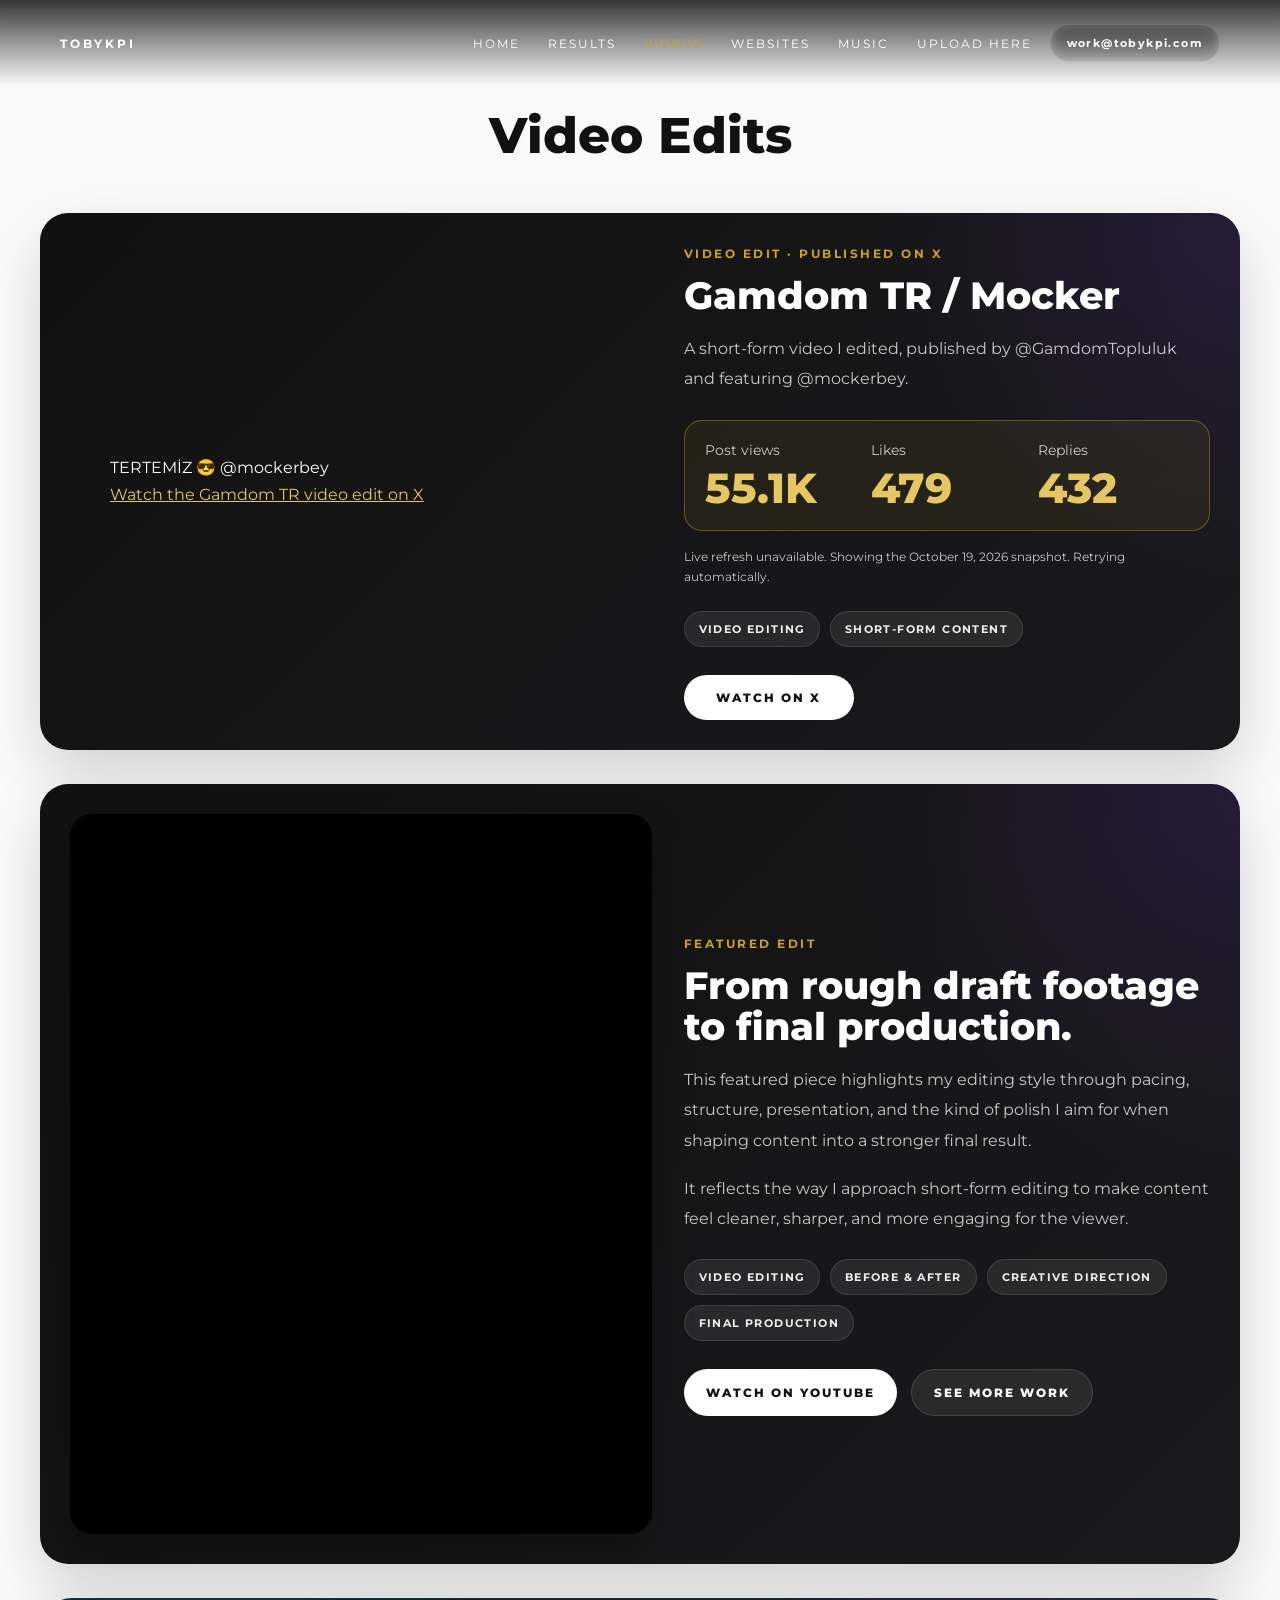
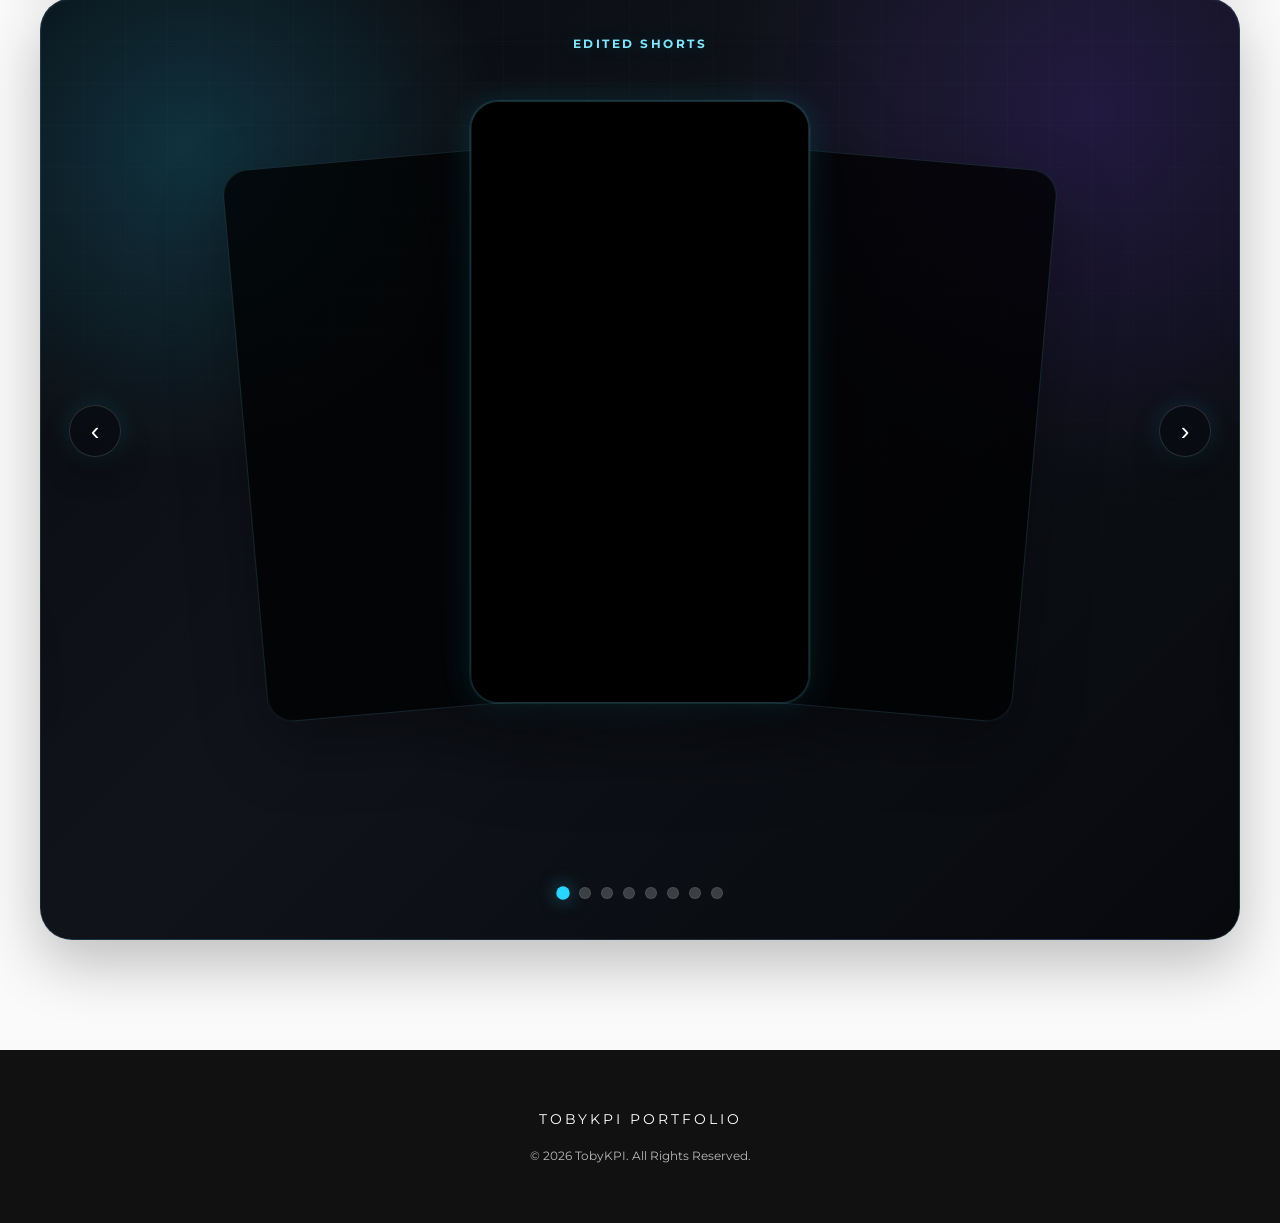
<file: videos.html>
<!DOCTYPE html>
<html lang="en">
<head>
  <meta charset="UTF-8" />
  <meta name="viewport" content="width=device-width, initial-scale=1.0">
  <title>TobyKPI | Videos</title>

  <link href="https://fonts.googleapis.com/css2?family=Montserrat:wght@300;400;500;600;700;800&family=Montserrat+Alternates:wght@800;900&display=swap" rel="stylesheet">
  <link rel="stylesheet" href="styles.css">
  <link rel="stylesheet" href="gamdom-case-study.css">
  <style>
    .nav-current {
      color: var(--gold);
    }

    .video-carousel-shell,
    .video-carousel-stage {
      touch-action: pan-y;
    }

    .video-carousel-stage {
      cursor: grab;
    }

    .video-carousel-stage.is-dragging {
      cursor: grabbing;
    }

    .video-carousel-stage.is-dragging iframe {
      pointer-events: none;
    }
  </style>
  <script defer src="gamdom-metrics.js"></script>
</head>

<body>

  <nav>
    <div class="brand">TOBYKPI</div>
    <div class="nav-right">
      <ul>
        <li><a href="/">HOME</a></li>
        <li><a href="/results/">RESULTS</a></li>
        <li><a href="/videos/" class="nav-current">VIDEOS</a></li>
        <li><a href="/websites/">WEBSITES</a></li>
        <li><a href="/music/">MUSIC</a></li>
        <li><a href="/upload/">UPLOAD HERE</a></li>
      </ul>
      <a href="mailto:work@tobykpi.com" class="nav-contact">work@tobykpi.com</a>
    </div>
  </nav>

  <div class="content-wrapper">
    <section class="videos-section" id="videos">
      <div class="videos-wrap">
        <div class="videos-header">
          <h2>Video Edits</h2>
        </div>

        <article class="featured-video-card gamdom-case-study" id="gamdom-edit" aria-labelledby="gamdom-edit-title">
          <div class="gamdom-post">
            <blockquote class="twitter-tweet" data-theme="dark" data-dnt="true" data-conversation="none">
              <p lang="tr">TERTEMİZ 😎 @mockerbey</p>
              <a href="https://x.com/GamdomTopluluk/status/2088979699053543474">Watch the Gamdom TR video edit on X</a>
            </blockquote>
          </div>
          <div class="featured-video-copy">
            <div class="eyebrow" style="color:#c9a227;">Video Edit · Published on X</div>
            <h3 id="gamdom-edit-title">Gamdom TR / Mocker</h3>
            <p>A short-form video I edited, published by @GamdomTopluluk and featuring @mockerbey.</p>
            <dl class="gamdom-metrics" aria-label="Public post performance">
              <div><dt>Post views</dt><dd data-metric="views">55.1K</dd></div>
              <div><dt>Likes</dt><dd data-metric="likes">479</dd></div>
              <div><dt>Replies</dt><dd data-metric="replies">432</dd></div>
            </dl>
            <p class="gamdom-metric-note" data-metrics-status role="status">Public counts shown on X as of <time datetime="2026-10-19">October 19, 2026</time>. Views rounded by X; counts may change.</p>
            <div class="video-pill-row">
              <span class="video-pill">Video Editing</span>
              <span class="video-pill">Short-form Content</span>
            </div>
            <div class="featured-video-actions">
              <a href="https://x.com/GamdomTopluluk/status/2088979699053543474" target="_blank" rel="noopener noreferrer" class="video-action-btn primary">Watch on X</a>
            </div>
          </div>
        </article>
        <div class="featured-video-card">
          <div class="featured-video-embed">
            <iframe src="https://www.youtube.com/embed/uuUVuEqJLLM" title="Featured TobyKPI video 02" allowfullscreen></iframe>
          </div>

            <div class="featured-video-copy">
              <div class="eyebrow" style="color:#c9a227;">Featured Edit</div>
            <h3>From rough draft footage to final production.</h3>
            <p>
              This featured piece highlights my editing style through pacing, structure, presentation, and the kind of polish I aim for when shaping content into a stronger final result.
            </p>
            <p>
              It reflects the way I approach short-form editing to make content feel cleaner, sharper, and more engaging for the viewer.
            </p>

            <div class="video-pill-row">
              <span class="video-pill">Video Editing</span>
              <span class="video-pill">Before & After</span>
              <span class="video-pill">Creative Direction</span>
              <span class="video-pill">Final Production</span>
            </div>

            <div class="featured-video-actions">
              <a href="https://www.youtube.com/shorts/uuUVuEqJLLM" target="_blank" rel="noopener noreferrer" class="video-action-btn primary">Watch on YouTube</a>
              <a href="/websites/" class="video-action-btn secondary">See More Work</a>
            </div>
          </div>
        </div>

        <div class="video-carousel-section">
          <div class="video-carousel-header">
            <div class="eyebrow">Edited Shorts</div>
          </div>

          <div class="video-carousel-shell" data-video-carousel>
            <button class="video-carousel-btn prev" type="button" aria-label="Previous video" data-carousel-prev>&lsaquo;</button>
            <button class="video-carousel-btn next" type="button" aria-label="Next video" data-carousel-next>&rsaquo;</button>

            <div class="video-carousel-stage" data-carousel-stage>
              <div class="video-card" data-carousel-card>
                <iframe src="https://www.youtube.com/embed/uuUVuEqJLLM" allowfullscreen title="Edited video project 03"></iframe>
              </div>

              <div class="video-card" data-carousel-card>
                <iframe src="https://www.youtube.com/embed/8MdU-t9gTV8" allowfullscreen title="Edited video project 04"></iframe>
              </div>

              <div class="video-card" data-carousel-card>
                <iframe src="https://www.youtube.com/embed/Fs7eAanrRZA" allowfullscreen title="Edited video project 05"></iframe>
              </div>

              <div class="video-card" data-carousel-card>
                <iframe src="https://www.youtube.com/embed/oPNecKyTlnk" allowfullscreen title="Edited video project 06"></iframe>
              </div>

              <div class="video-card" data-carousel-card>
                <iframe src="https://www.youtube.com/embed/PsCWtS2l67M" allowfullscreen title="Edited video project 07"></iframe>
              </div>

              <div class="video-card" data-carousel-card>
                <iframe src="https://www.youtube.com/embed/oI_kAzuzg8c" allowfullscreen title="Edited video project 08"></iframe>
              </div>

              <div class="video-card" data-carousel-card>
                <iframe src="https://www.youtube.com/embed/LrjiUg7E4SE" allowfullscreen title="Edited video project 09"></iframe>
              </div>

              <div class="video-card" data-carousel-card>
                <iframe src="https://www.youtube.com/embed/P2TG4kXV0lU" allowfullscreen title="Edited video project 10"></iframe>
              </div>
            </div>

            <div class="video-carousel-dots" data-carousel-dots></div>
          </div>
        </div>
      </div>
    </section>

    <footer>
      <p style="letter-spacing: 3px; font-size: 14px;">TOBYKPI PORTFOLIO</p>
      <p style="margin-top: 20px; font-size: 12px; opacity: 0.7;">&copy; 2026 TobyKPI. All Rights Reserved.</p>
    </footer>
  </div>

  <script>
    (() => {
      const initStackCarousel = (root, settings) => {
        if (!root) return;

        const stage = root.querySelector("[data-carousel-stage]");
        const cards = Array.from(root.querySelectorAll("[data-carousel-card]"));
        const dotsWrap = root.querySelector("[data-carousel-dots]");
        const nextBtn = root.querySelector("[data-carousel-next]");
        const prevBtn = root.querySelector("[data-carousel-prev]");
        const reducedMotion = window.matchMedia("(prefers-reduced-motion: reduce)");

        if (!stage || !dotsWrap || cards.length === 0) return;

        let activeIndex = 0;
        let autoTimer = null;
        let isInViewport = false;
        let pointerActive = false;
        let dragEngaged = false;
        let dragStartX = 0;
        let dragStartY = 0;

        const dots = cards.map((_, index) => {
          const dot = document.createElement("button");
          dot.type = "button";
          dot.className = "video-carousel-dot";
          dot.setAttribute("aria-label", `Go to item ${index + 1}`);
          dot.addEventListener("click", () => goTo(index, true));
          dotsWrap.appendChild(dot);
          return dot;
        });

        const sync = () => {
          const stageWidth = stage.clientWidth;
          const profile = window.innerWidth <= settings.mobileBreakpoint ? settings.mobile : settings.desktop;
          const cardWidth = Math.min(Math.max(stageWidth * profile.cardWidthFactor, profile.cardWidthMin), profile.cardWidthMax);
          const nearShift = Math.max(stageWidth * profile.nearShiftFactor, profile.nearShiftMin);
          const farShift = Math.max(stageWidth * profile.farShiftFactor, profile.farShiftMin);

          cards.forEach((card, index) => {
            let diff = index - activeIndex;

            if (diff > cards.length / 2) diff -= cards.length;
            if (diff < -cards.length / 2) diff += cards.length;

            const abs = Math.abs(diff);
            let x = 0;
            let y = 0;
            let scale = 1;
            let rotate = 0;
            let opacity = 1;
            let blur = 0;
            let saturate = 1;

            if (abs === 1) {
              x = diff * nearShift;
              y = profile.nearDrop;
              scale = profile.nearScale;
              rotate = diff * profile.nearRotate;
              opacity = profile.nearOpacity;
              blur = profile.nearBlur;
              saturate = profile.nearSaturate;
            } else if (abs >= 2) {
              x = diff * farShift;
              y = profile.farDrop;
              scale = profile.farScale;
              rotate = diff * profile.farRotate;
              opacity = profile.farOpacity;
              blur = profile.farBlur;
              saturate = profile.farSaturate;
            }

            const filterValue = blur > 0.01 || Math.abs(saturate - 1) > 0.01
              ? `blur(${blur}px) saturate(${saturate})`
              : "none";

            card.style.width = `${cardWidth}px`;
            card.style.transform = `translateX(calc(-50% + ${x}px)) translateY(${y}px) translateZ(0) scale(${scale}) rotate(${rotate}deg)`;
            card.style.opacity = opacity;
            card.style.zIndex = String(20 - abs);
            card.style.filter = filterValue;
            card.style.pointerEvents = abs === 0 ? "auto" : "none";
            card.dataset.state = abs === 0 ? "active" : abs === 1 ? "near" : "far";
            card.setAttribute("aria-hidden", abs === 0 ? "false" : "true");
          });

          dots.forEach((dot, index) => {
            const isActive = index === activeIndex;
            dot.classList.toggle("active", isActive);
            dot.setAttribute("aria-pressed", isActive ? "true" : "false");
          });
        };

        const stop = () => {
          if (autoTimer) {
            window.clearInterval(autoTimer);
            autoTimer = null;
          }
        };

        const start = () => {
          stop();
          if (reducedMotion.matches || !isInViewport) return;
          autoTimer = window.setInterval(() => goTo(activeIndex + 1), settings.interval);
        };

        const restart = () => {
          start();
        };

        const goTo = (index, userInitiated = false) => {
          activeIndex = (index + cards.length) % cards.length;
          sync();
          if (userInitiated) restart();
        };

        const resetDrag = () => {
          pointerActive = false;
          dragEngaged = false;
          stage.classList.remove("is-dragging");
        };

        const handlePointerDown = (event) => {
          if (event.pointerType === "mouse" && event.button !== 0) return;

          pointerActive = true;
          dragEngaged = false;
          dragStartX = event.clientX;
          dragStartY = event.clientY;
          stop();

          if (typeof stage.setPointerCapture === "function") {
            try {
              stage.setPointerCapture(event.pointerId);
            } catch {}
          }
        };

        const handlePointerMove = (event) => {
          if (!pointerActive) return;

          const deltaX = event.clientX - dragStartX;
          const deltaY = event.clientY - dragStartY;

          if (!dragEngaged) {
            if (Math.abs(deltaY) > Math.abs(deltaX) && Math.abs(deltaY) > 14) {
              resetDrag();
              start();
              return;
            }

            if (Math.abs(deltaX) < 18) return;

            dragEngaged = true;
            stage.classList.add("is-dragging");
          }

          if (dragEngaged && event.cancelable) {
            event.preventDefault();
          }
        };

        const handlePointerUp = (event) => {
          if (!pointerActive) return;

          const deltaX = event.clientX - dragStartX;
          const deltaY = event.clientY - dragStartY;
          const shouldSwipe = dragEngaged && Math.abs(deltaX) > Math.abs(deltaY) && Math.abs(deltaX) > 55;

          resetDrag();

          if (shouldSwipe) {
            goTo(activeIndex + (deltaX < 0 ? 1 : -1), true);
            return;
          }

          start();
        };

        nextBtn?.addEventListener("click", () => goTo(activeIndex + 1, true));
        prevBtn?.addEventListener("click", () => goTo(activeIndex - 1, true));
        stage.addEventListener("pointerdown", handlePointerDown);
        stage.addEventListener("pointermove", handlePointerMove, { passive: false });
        window.addEventListener("pointerup", handlePointerUp);
        window.addEventListener("pointercancel", resetDrag);

        root.addEventListener("mouseenter", stop);
        root.addEventListener("mouseleave", start);
        root.addEventListener("focusin", stop);
        root.addEventListener("focusout", start);
        window.addEventListener("resize", sync);
        document.addEventListener("visibilitychange", () => {
          if (document.hidden) {
            stop();
          } else {
            start();
          }
        });

        if ("IntersectionObserver" in window) {
          const observer = new IntersectionObserver((entries) => {
            const entry = entries[0];
            if (!entry) return;

            isInViewport = entry.isIntersecting;

            if (isInViewport) {
              activeIndex = 0;
              sync();
              start();
            } else {
              stop();
            }
          }, {
            threshold: settings.threshold
          });

          observer.observe(root);
        } else {
          isInViewport = true;
        }

        const handleMotionChange = () => {
          sync();
          start();
        };

        if (typeof reducedMotion.addEventListener === "function") {
          reducedMotion.addEventListener("change", handleMotionChange);
        }

        sync();
        start();
      };

      initStackCarousel(document.querySelector("[data-video-carousel]"), {
        interval: 4200,
        threshold: 0.45,
        mobileBreakpoint: 900,
        desktop: {
          cardWidthFactor: 0.34,
          cardWidthMin: 270,
          cardWidthMax: 360,
          nearShiftFactor: 0.24,
          nearShiftMin: 170,
          farShiftFactor: 0.42,
          farShiftMin: 320,
          nearDrop: 32,
          farDrop: 76,
          nearScale: 0.92,
          farScale: 0.82,
          nearRotate: 5,
          farRotate: 8,
          nearOpacity: 0.76,
          farOpacity: 0.38,
          nearBlur: 0,
          farBlur: 0,
          nearSaturate: 1,
          farSaturate: 1
        },
        mobile: {
          cardWidthFactor: 0.62,
          cardWidthMin: 270,
          cardWidthMax: 360,
          nearShiftFactor: 0.26,
          nearShiftMin: 150,
          farShiftFactor: 0.44,
          farShiftMin: 250,
          nearDrop: 36,
          farDrop: 82,
          nearScale: 0.92,
          farScale: 0.82,
          nearRotate: 5,
          farRotate: 8,
          nearOpacity: 0.76,
          farOpacity: 0.38,
          nearBlur: 0,
          farBlur: 0,
          nearSaturate: 1,
          farSaturate: 1
        }
      });
    })();
  </script>

  <script async src="https://platform.twitter.com/widgets.js" charset="utf-8"></script>
</body>
</html>
</file>
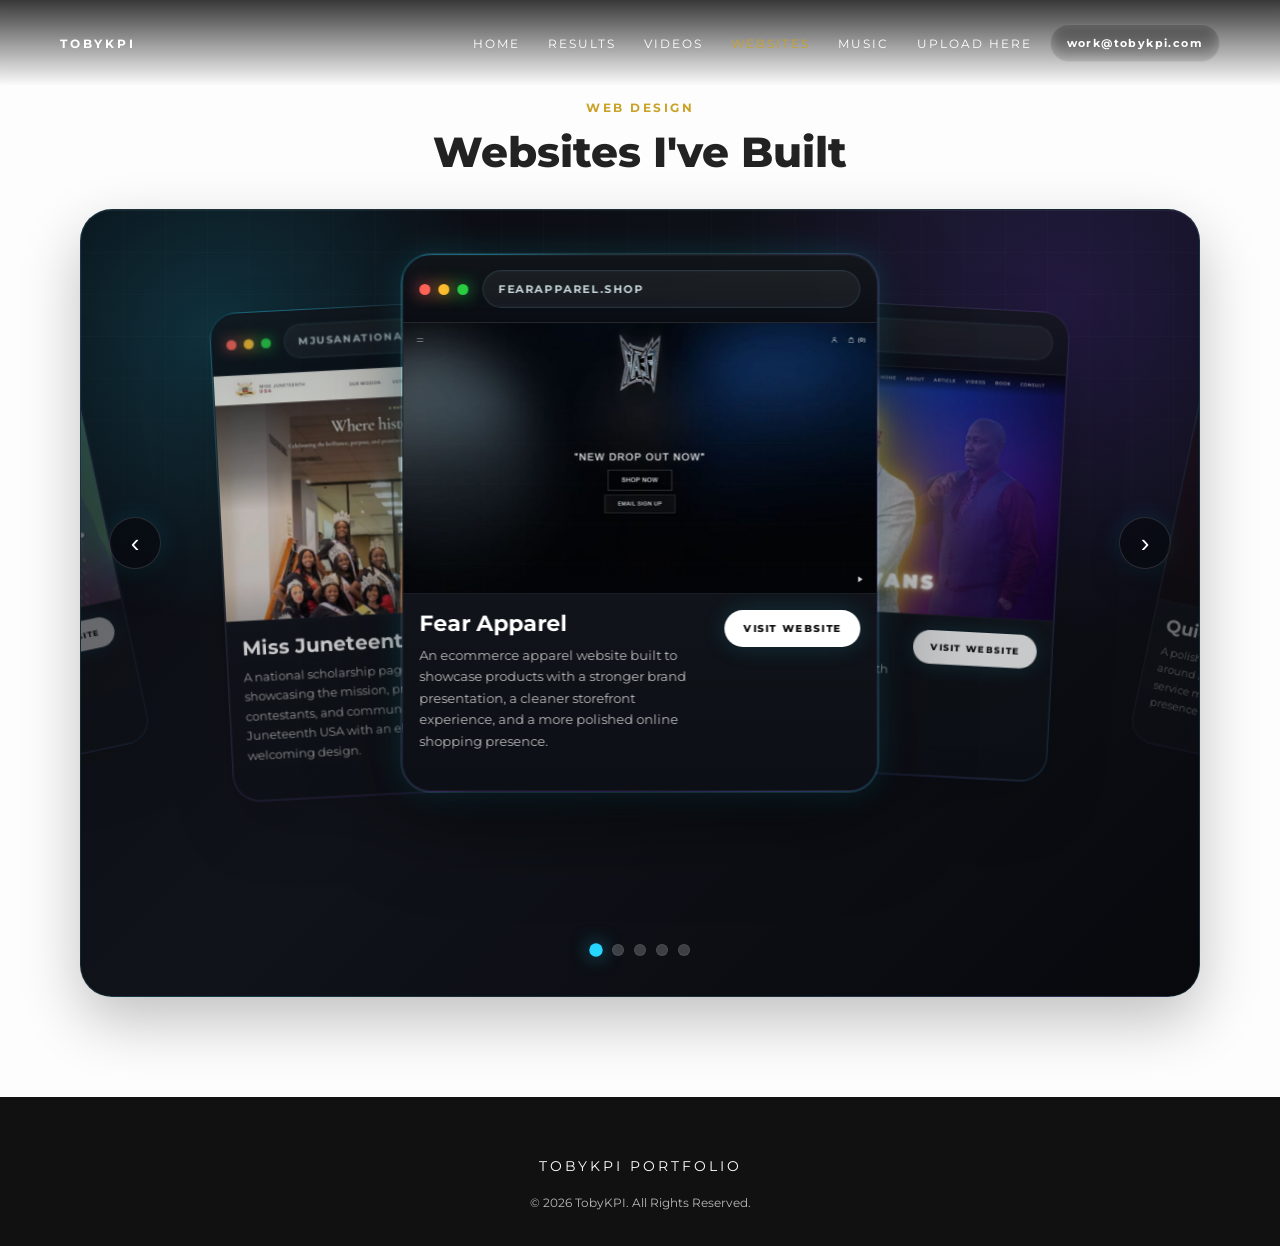
<file: websites.html>
<!DOCTYPE html>
<html lang="en">
<head>
  <meta charset="UTF-8" />
  <meta name="viewport" content="width=device-width, initial-scale=1.0">
  <title>TobyKPI | Websites</title>

  <link href="https://fonts.googleapis.com/css2?family=Montserrat:wght@300;400;500;600;700;800&family=Montserrat+Alternates:wght@800;900&display=swap" rel="stylesheet">
  <link rel="stylesheet" href="styles.css">
  <style>
    .website-carousel-stage .website-preview-shell {
      height: auto;
      aspect-ratio: 1000 / 570;
    }

    .website-preview-shell img {
      display: block;
      width: 100%;
      height: 100%;
      object-fit: cover;
      pointer-events: none;
    }
    .nav-current {
      color: var(--gold);
    }

    .website-carousel-shell,
    .website-carousel-stage {
      touch-action: pan-y;
    }

    .website-carousel-stage {
      height: 380px;
      cursor: grab;
    }

    .website-carousel-stage.is-dragging {
      cursor: grabbing;
    }

    .website-carousel-stage.is-dragging .website-card-link {
      pointer-events: none;
    }
  </style>
</head>

<body>

  <nav>
    <div class="brand">TOBYKPI</div>
    <div class="nav-right">
      <ul>
        <li><a href="/">HOME</a></li>
        <li><a href="/results/">RESULTS</a></li>
        <li><a href="/videos/">VIDEOS</a></li>
        <li><a href="/websites/" class="nav-current">WEBSITES</a></li>
        <li><a href="/music/">MUSIC</a></li>
        <li><a href="/upload/">UPLOAD HERE</a></li>
      </ul>
      <a href="mailto:work@tobykpi.com" class="nav-contact">work@tobykpi.com</a>
    </div>
  </nav>

  <div class="content-wrapper">
    <section class="section" id="websites">
      <div class="text-block" style="grid-column: 1 / -1;">
        <div class="eyebrow" style="display:block; text-align:center;">Web Design</div>
        <h2 style="text-align:center;">Websites I've Built</h2>
        <div class="video-carousel-section website-carousel-section">
          <div class="video-carousel-shell website-carousel-shell" data-website-carousel>
            <button class="video-carousel-btn prev" type="button" aria-label="Previous website" data-carousel-prev>&lsaquo;</button>
            <button class="video-carousel-btn next" type="button" aria-label="Next website" data-carousel-next>&rsaquo;</button>

            <div class="website-carousel-stage" data-carousel-stage>
              <div class="website-card" data-carousel-card>
                <div class="website-card-shell">
                  <div class="website-browser-bar">
                    <div class="website-browser-dots">
                      <span></span>
                      <span></span>
                      <span></span>
                    </div>
                    <div class="website-browser-url">fearapparel.shop</div>
                  </div>
                  <div class="website-preview-shell">
                    <img src="fearapparel-landing.jpg" alt="Fear Apparel landing page" width="1000" height="570" loading="eager" decoding="async" draggable="false">
                  </div>
                  <div class="website-card-meta">
                    <div class="website-card-copy">
                      <h3>Fear Apparel</h3>
                      <p>An ecommerce apparel website built to showcase products with a stronger brand presentation, a cleaner storefront experience, and a more polished online shopping presence.</p>
                    </div>
                    <div class="website-card-cta">Visit Website</div>
                  </div>
                </div>
                <a href="https://fearapparel.shop" target="_blank" rel="noopener noreferrer" class="website-card-link" aria-label="Visit Fear Apparel website"></a>
              </div>

              <div class="website-card" data-carousel-card>
                <div class="website-card-shell">
                  <div class="website-browser-bar">
                    <div class="website-browser-dots">
                      <span></span>
                      <span></span>
                      <span></span>
                    </div>
                    <div class="website-browser-url">drjoeevans.com</div>
                  </div>
                  <div class="website-preview-shell">
                    <img src="drjoeevans-landing.jpg" alt="Dr. Joe Evans landing page" width="1000" height="570" loading="lazy" decoding="async" draggable="false">
                  </div>
                  <div class="website-card-meta">
                    <div class="website-card-copy">
                      <h3>Dr. Joe Evans</h3>
                      <p>A professional personal brand website with strong visual structure, clean messaging, and a polished user experience built to support authority and visibility.</p>
                    </div>
                    <div class="website-card-cta">Visit Website</div>
                  </div>
                </div>
                <a href="https://drjoeevans.com" target="_blank" rel="noopener noreferrer" class="website-card-link" aria-label="Visit Dr. Joe Evans website"></a>
              </div>

              <div class="website-card" data-carousel-card>
                <div class="website-card-shell">
                  <div class="website-browser-bar">
                    <div class="website-browser-dots">
                      <span></span>
                      <span></span>
                      <span></span>
                    </div>
                    <div class="website-browser-url">quickliftmoving.us</div>
                  </div>
                  <div class="website-preview-shell">
                    <img src="quickliftmoving-landing.jpg" alt="Quick Lift Moving landing page" width="1000" height="570" loading="lazy" decoding="async" draggable="false">
                  </div>
                  <div class="website-card-meta">
                    <div class="website-card-copy">
                      <h3>Quick Lift Moving</h3>
                      <p>A polished lead-generation website built around a free estimate request flow, clear service messaging, and a stronger online presence for a moving company brand.</p>
                    </div>
                    <div class="website-card-cta">Visit Website</div>
                  </div>
                </div>
                <a href="https://quickliftmoving.us" target="_blank" rel="noopener noreferrer" class="website-card-link" aria-label="Visit Quick Lift Moving website"></a>
              </div>

              <div class="website-card" data-carousel-card>
                <div class="website-card-shell">
                  <div class="website-browser-bar">
                    <div class="website-browser-dots">
                      <span></span>
                      <span></span>
                      <span></span>
                    </div>
                    <div class="website-browser-url">breathoflife.world</div>
                  </div>
                  <div class="website-preview-shell">
                    <img src="breathoflife-landing.jpg" alt="Breath of Life Ministries landing page" width="1000" height="570" loading="lazy" decoding="async" draggable="false">
                  </div>
                  <div class="website-card-meta">
                    <div class="website-card-copy">
                      <h3>Breath of Life Ministries</h3>
                      <p>A modern, responsive website designed and developed to strengthen online presence, improve presentation, and support community engagement.</p>
                    </div>
                    <div class="website-card-cta">Visit Website</div>
                  </div>
                </div>
                <a href="https://breathoflife.world" target="_blank" rel="noopener noreferrer" class="website-card-link" aria-label="Visit Breath of Life Ministries website"></a>
              </div>

              <div class="website-card" data-carousel-card>
                <div class="website-card-shell">
                  <div class="website-browser-bar">
                    <div class="website-browser-dots">
                      <span></span>
                      <span></span>
                      <span></span>
                    </div>
                    <div class="website-browser-url">mjusanationals.com</div>
                  </div>
                  <div class="website-preview-shell">
                    <img src="mjusanationals-landing.jpg" alt="Miss Juneteenth USA landing page" width="1000" height="570" loading="lazy" decoding="async" draggable="false">
                  </div>
                  <div class="website-card-meta">
                    <div class="website-card-copy">
                      <h3>Miss Juneteenth USA</h3>
                      <p>A national scholarship pageant website showcasing the mission, program, contestants, and community of Miss Juneteenth USA with an elegant, welcoming design.</p>
                    </div>
                    <div class="website-card-cta">Visit Website</div>
                  </div>
                </div>
                <a href="https://mjusanationals.com" target="_blank" rel="noopener noreferrer" class="website-card-link" aria-label="Visit Miss Juneteenth USA website"></a>
              </div>
            </div>

            <div class="video-carousel-dots" data-carousel-dots></div>
          </div>
        </div>

      </div>
    </section>

    <footer>
      <p style="letter-spacing: 3px; font-size: 14px;">TOBYKPI PORTFOLIO</p>
      <p style="margin-top: 20px; font-size: 12px; opacity: 0.7;">&copy; 2026 TobyKPI. All Rights Reserved.</p>
    </footer>
  </div>

  <script>
    (() => {
      const initStackCarousel = (root, settings) => {
        if (!root) return;

        const stage = root.querySelector("[data-carousel-stage]");
        const cards = Array.from(root.querySelectorAll("[data-carousel-card]"));
        const dotsWrap = root.querySelector("[data-carousel-dots]");
        const nextBtn = root.querySelector("[data-carousel-next]");
        const prevBtn = root.querySelector("[data-carousel-prev]");
        const reducedMotion = window.matchMedia("(prefers-reduced-motion: reduce)");

        if (!stage || !dotsWrap || cards.length === 0) return;

        let activeIndex = 0;
        let autoTimer = null;
        let isInViewport = false;
        let pointerActive = false;
        let dragEngaged = false;
        let dragStartX = 0;
        let dragStartY = 0;
        let suppressNextClick = false;

        const dots = cards.map((_, index) => {
          const dot = document.createElement("button");
          dot.type = "button";
          dot.className = "video-carousel-dot";
          dot.setAttribute("aria-label", `Go to item ${index + 1}`);
          dot.addEventListener("click", () => goTo(index, true));
          dotsWrap.appendChild(dot);
          return dot;
        });

        const sync = () => {
          const stageWidth = stage.clientWidth;
          const profile = window.innerWidth <= settings.mobileBreakpoint ? settings.mobile : settings.desktop;
          const cardWidth = Math.min(Math.max(stageWidth * profile.cardWidthFactor, profile.cardWidthMin), profile.cardWidthMax);
          const nearShift = Math.max(stageWidth * profile.nearShiftFactor, profile.nearShiftMin);
          const farShift = Math.max(stageWidth * profile.farShiftFactor, profile.farShiftMin);

          cards.forEach((card, index) => {
            let diff = index - activeIndex;

            if (diff > cards.length / 2) diff -= cards.length;
            if (diff < -cards.length / 2) diff += cards.length;

            const abs = Math.abs(diff);
            let x = 0;
            let y = 0;
            let scale = 1;
            let rotate = 0;
            let opacity = 1;
            let blur = 0;
            let saturate = 1;

            if (abs === 1) {
              x = diff * nearShift;
              y = profile.nearDrop;
              scale = profile.nearScale;
              rotate = diff * profile.nearRotate;
              opacity = profile.nearOpacity;
              blur = profile.nearBlur;
              saturate = profile.nearSaturate;
            } else if (abs >= 2) {
              x = diff * farShift;
              y = profile.farDrop;
              scale = profile.farScale;
              rotate = diff * profile.farRotate;
              opacity = profile.farOpacity;
              blur = profile.farBlur;
              saturate = profile.farSaturate;
            }

            const filterValue = blur > 0.01 || Math.abs(saturate - 1) > 0.01
              ? `blur(${blur}px) saturate(${saturate})`
              : "none";

            card.style.width = `${cardWidth}px`;
            card.style.transform = `translateX(calc(-50% + ${x}px)) translateY(${y}px) translateZ(0) scale(${scale}) rotate(${rotate}deg)`;
            card.style.opacity = opacity;
            card.style.zIndex = String(20 - abs);
            card.style.filter = filterValue;
            card.style.pointerEvents = abs === 0 ? "auto" : "none";
            card.dataset.state = abs === 0 ? "active" : abs === 1 ? "near" : "far";
            card.setAttribute("aria-hidden", abs === 0 ? "false" : "true");
          });

          stage.style.height = `${Math.ceil(Math.max(...cards.map((card) => card.offsetHeight)) + profile.farDrop + 24)}px`;

          dots.forEach((dot, index) => {
            const isActive = index === activeIndex;
            dot.classList.toggle("active", isActive);
            dot.setAttribute("aria-pressed", isActive ? "true" : "false");
          });
        };

        const stop = () => {
          if (autoTimer) {
            window.clearInterval(autoTimer);
            autoTimer = null;
          }
        };

        const start = () => {
          stop();
          if (reducedMotion.matches || !isInViewport) return;
          autoTimer = window.setInterval(() => goTo(activeIndex + 1), settings.interval);
        };

        const restart = () => {
          start();
        };

        const goTo = (index, userInitiated = false) => {
          activeIndex = (index + cards.length) % cards.length;
          sync();
          if (userInitiated) restart();
        };

        const resetDrag = () => {
          pointerActive = false;
          dragEngaged = false;
          stage.classList.remove("is-dragging");
        };

        const handlePointerDown = (event) => {
          if (event.pointerType === "mouse" && event.button !== 0) return;

          pointerActive = true;
          dragEngaged = false;
          dragStartX = event.clientX;
          dragStartY = event.clientY;
          stop();

          if (typeof stage.setPointerCapture === "function") {
            try {
              stage.setPointerCapture(event.pointerId);
            } catch {}
          }
        };

        const handlePointerMove = (event) => {
          if (!pointerActive) return;

          const deltaX = event.clientX - dragStartX;
          const deltaY = event.clientY - dragStartY;

          if (!dragEngaged) {
            if (Math.abs(deltaY) > Math.abs(deltaX) && Math.abs(deltaY) > 14) {
              resetDrag();
              start();
              return;
            }

            if (Math.abs(deltaX) < 18) return;

            dragEngaged = true;
            stage.classList.add("is-dragging");
          }

          if (dragEngaged && event.cancelable) {
            event.preventDefault();
          }
        };

        const handlePointerUp = (event) => {
          if (!pointerActive) return;

          const deltaX = event.clientX - dragStartX;
          const deltaY = event.clientY - dragStartY;
          const shouldSwipe = dragEngaged && Math.abs(deltaX) > Math.abs(deltaY) && Math.abs(deltaX) > 55;

          resetDrag();

          if (shouldSwipe) {
            suppressNextClick = true;
            window.setTimeout(() => {
              suppressNextClick = false;
            }, 0);
            goTo(activeIndex + (deltaX < 0 ? 1 : -1), true);
            return;
          }

          start();
        };

        const handleClickCapture = (event) => {
          if (!suppressNextClick) return;
          event.preventDefault();
          event.stopPropagation();
          suppressNextClick = false;
        };

        nextBtn?.addEventListener("click", () => goTo(activeIndex + 1, true));
        prevBtn?.addEventListener("click", () => goTo(activeIndex - 1, true));
        stage.addEventListener("pointerdown", handlePointerDown);
        stage.addEventListener("pointermove", handlePointerMove, { passive: false });
        window.addEventListener("pointerup", handlePointerUp);
        window.addEventListener("pointercancel", resetDrag);
        stage.addEventListener("click", handleClickCapture, true);

        root.addEventListener("mouseenter", stop);
        root.addEventListener("mouseleave", start);
        root.addEventListener("focusin", stop);
        root.addEventListener("focusout", start);
        window.addEventListener("resize", sync);
        document.addEventListener("visibilitychange", () => {
          if (document.hidden) {
            stop();
          } else {
            start();
          }
        });

        if ("IntersectionObserver" in window) {
          const observer = new IntersectionObserver((entries) => {
            const entry = entries[0];
            if (!entry) return;

            isInViewport = entry.isIntersecting;

            if (isInViewport) {
              activeIndex = 0;
              sync();
              start();
            } else {
              stop();
            }
          }, {
            threshold: settings.threshold
          });

          observer.observe(root);
        } else {
          isInViewport = true;
        }

        const handleMotionChange = () => {
          sync();
          start();
        };

        if (typeof reducedMotion.addEventListener === "function") {
          reducedMotion.addEventListener("change", handleMotionChange);
        }

        sync();
        start();
      };

      initStackCarousel(document.querySelector("[data-website-carousel]"), {
        interval: 4600,
        threshold: 0.4,
        mobileBreakpoint: 900,
        desktop: {
          cardWidthFactor: 0.52,
          cardWidthMin: 360,
          cardWidthMax: 560,
          nearShiftFactor: 0.22,
          nearShiftMin: 200,
          farShiftFactor: 0.38,
          farShiftMin: 360,
          nearDrop: 24,
          farDrop: 62,
          nearScale: 0.91,
          farScale: 0.81,
          nearRotate: 3,
          farRotate: 6,
          nearOpacity: 0.78,
          farOpacity: 0.38,
          nearBlur: 0,
          farBlur: 0,
          nearSaturate: 1,
          farSaturate: 1
        },
        mobile: {
          cardWidthFactor: 0.86,
          cardWidthMin: 280,
          cardWidthMax: 500,
          nearShiftFactor: 0.16,
          nearShiftMin: 90,
          farShiftFactor: 0.28,
          farShiftMin: 170,
          nearDrop: 22,
          farDrop: 52,
          nearScale: 0.93,
          farScale: 0.84,
          nearRotate: 2,
          farRotate: 5,
          nearOpacity: 0.8,
          farOpacity: 0.34,
          nearBlur: 0,
          farBlur: 0,
          nearSaturate: 1,
          farSaturate: 1
        }
      });
    })();
  </script>

</body>
</html>
</file>
<file: styles.css>
* { margin: 0; padding: 0; box-sizing: border-box; }
    html { scroll-behavior: smooth; }

    :root {
      --bg: #111111;
      --bg-soft: #171717;
      --card: rgba(255,255,255,0.06);
      --card-border: rgba(255,255,255,0.1);
      --white: #ffffff;
      --muted: rgba(255,255,255,0.72);
      --text-dark: #222222;
      --text-soft: #555555;
      --gold: #c9a227;
      --gold-soft: rgba(201,162,39,0.14);
      --purple: #7b3ff2;
      --pink: #db37d6;
      --green: #44e38d;
      --light-bg: #fdfdfd;
      --shadow: 0 20px 50px rgba(0,0,0,0.24);
    }

    body {
      font-family: 'Montserrat', sans-serif;
      background: var(--bg);
      color: var(--white);
      overflow-x: hidden;
    }

    a {
      text-decoration: none;
      color: inherit;
      transition: 0.3s ease;
    }

    a:hover { color: var(--gold); }

    nav {
      position: fixed;
      top: 0;
      width: 100%;
      padding: 24px 60px;
      display: flex;
      justify-content: space-between;
      align-items: center;
      z-index: 1000;
      background: linear-gradient(to bottom, rgba(0,0,0,0.78), transparent);
      backdrop-filter: blur(6px);
    }

    nav ul {
      list-style: none;
      display: flex;
      gap: 28px;
      font-size: 12px;
      letter-spacing: 2px;
    }

    .nav-right {
      display: flex;
      align-items: center;
      gap: 18px;
    }

    .nav-contact {
      display: inline-flex;
      align-items: center;
      justify-content: center;
      padding: 11px 16px;
      border-radius: 999px;
      background: rgba(255,255,255,0.08);
      border: 1px solid rgba(255,255,255,0.12);
      font-size: 11px;
      font-weight: 700;
      letter-spacing: 1.4px;
      color: #ffffff;
      white-space: nowrap;
      backdrop-filter: blur(8px);
    }

    .nav-contact:hover {
      background: rgba(255,255,255,0.14);
      color: #ffffff;
    }

    .brand {
      letter-spacing: 3px;
      font-size: 12px;
      font-weight: 700;
    }

    .hero {
      position: relative;
      min-height: 100vh;
      padding: 138px 50px 72px;
      background:
        radial-gradient(circle at 14% 18%, rgba(68,227,141,0.12), transparent 24%),
        radial-gradient(circle at 82% 16%, rgba(123,63,242,0.18), transparent 24%),
        radial-gradient(circle at 50% 78%, rgba(201,162,39,0.10), transparent 26%),
        linear-gradient(150deg, #09090b 0%, #101014 48%, #0d0d11 100%);
      overflow: hidden;
      isolation: isolate;
    }

    .hero::before {
      content: "";
      position: absolute;
      inset: 0;
      background:
        repeating-linear-gradient(90deg, rgba(255,255,255,0.04) 0 1px, transparent 1px 110px),
        repeating-linear-gradient(0deg, rgba(255,255,255,0.03) 0 1px, transparent 1px 110px);
      opacity: 0.08;
      transform: perspective(1200px) rotateX(72deg) translateY(-8%);
      transform-origin: top;
      animation: heroGridDrift 18s linear infinite;
      pointer-events: none;
    }

    .hero::after {
      content: "";
      position: absolute;
      width: 640px;
      height: 640px;
      left: -160px;
      top: 120px;
      border-radius: 50%;
      background: radial-gradient(circle, rgba(68,227,141,0.22), rgba(68,227,141,0.04) 42%, transparent 72%);
      filter: blur(30px);
      opacity: 0.78;
      animation: heroAuraShift 12s ease-in-out infinite;
      pointer-events: none;
    }

    .hero-shell {
      position: relative;
      z-index: 2;
      max-width: 1300px;
      margin: 0 auto;
      display: grid;
      grid-template-columns: minmax(420px, 0.92fr) minmax(520px, 1.08fr);
      align-items: center;
      gap: 64px;
    }

    .hero-copy {
      text-align: left;
      max-width: 580px;
      animation: fadeUp 1s ease-out forwards;
      position: relative;
      z-index: 2;
    }

    .script {
      display: inline-flex;
      align-items: center;
      padding: 12px 18px;
      border-radius: 999px;
      background: linear-gradient(135deg, rgba(255,255,255,0.10), rgba(255,255,255,0.04));
      border: 1px solid rgba(255,255,255,0.12);
      box-shadow: 0 0 26px rgba(68,227,141,0.08);
      font-weight: 700;
      font-size: 11px;
      letter-spacing: 2.8px;
      text-transform: uppercase;
      margin-bottom: 18px;
      color: rgba(255,255,255,0.92);
    }

    .name {
      font-family: 'Montserrat Alternates', sans-serif;
      font-weight: 900;
      font-size: clamp(68px, 8vw, 96px);
      line-height: 0.92;
      letter-spacing: 1px;
      text-transform: uppercase;
      text-shadow:
        0 0 14px rgba(255,255,255,0.24),
        0 0 36px rgba(123,63,242,0.28),
        0 0 62px rgba(68,227,141,0.12);
    }

    .subtitle {
      margin-top: 20px;
      font-size: 13px;
      letter-spacing: 4.5px;
      color: #bfe7ff;
      text-transform: uppercase;
      font-weight: 700;
    }

    .hero-kpi {
      margin-top: 20px;
      font-size: 19px;
      line-height: 1.55;
      color: rgba(255,255,255,0.96);
      font-weight: 700;
      max-width: 520px;
    }

    .hero-description {
      margin-top: 22px;
      font-size: 17px;
      line-height: 1.9;
      color: rgba(255,255,255,0.74);
      max-width: 540px;
    }

    .hero-tags {
      display: flex;
      flex-wrap: wrap;
      gap: 12px;
      justify-content: flex-start;
      margin-top: 30px;
    }

    .hero-tag {
      display: inline-flex;
      align-items: center;
      padding: 12px 16px;
      border-radius: 999px;
      background: linear-gradient(135deg, rgba(255,255,255,0.08), rgba(255,255,255,0.04));
      border: 1px solid rgba(255,255,255,0.12);
      font-size: 11px;
      font-weight: 700;
      letter-spacing: 1.4px;
      text-transform: uppercase;
      color: rgba(255,255,255,0.92);
      backdrop-filter: blur(12px);
      box-shadow: 0 14px 30px rgba(0,0,0,0.18);
    }

    .hero-actions {
      display: flex;
      justify-content: flex-start;
      gap: 16px;
      margin-top: 34px;
      flex-wrap: wrap;
    }

    .hero-button {
      display: inline-flex;
      align-items: center;
      justify-content: center;
      min-width: 178px;
      padding: 17px 26px;
      border-radius: 999px;
      font-size: 12px;
      font-weight: 800;
      letter-spacing: 2px;
      text-transform: uppercase;
      border: 1px solid rgba(255,255,255,0.14);
      box-shadow: 0 16px 32px rgba(0,0,0,0.16);
    }

    .hero-button.primary {
      background: linear-gradient(135deg, #ffffff, #e9f8f8);
      color: #0f1013;
      box-shadow:
        0 18px 40px rgba(255,255,255,0.16),
        0 0 36px rgba(68,227,141,0.16);
    }

    .hero-button.primary:hover {
      background: linear-gradient(135deg, #fff0c1, #c9a227);
      color: #111111;
      transform: translateY(-3px);
    }

    .hero-button.secondary {
      background: rgba(255,255,255,0.06);
      color: #ffffff;
      backdrop-filter: blur(10px);
      box-shadow: inset 0 0 0 1px rgba(255,255,255,0.05);
    }

    .hero-button.secondary:hover {
      background: rgba(255,255,255,0.12);
      color: #ffffff;
      transform: translateY(-3px);
    }

    .hero-visual {
      position: relative;
      display: flex;
      justify-content: flex-end;
      align-items: center;
      perspective: 2200px;
      z-index: 1;
    }

    .hero-showcase {
      --tilt-x: 0deg;
      --tilt-y: 0deg;
      --pointer-x: 50%;
      --pointer-y: 50%;
      position: relative;
      width: min(100%, 760px);
      min-height: 670px;
      padding: 32px;
      border-radius: 38px;
      background: linear-gradient(145deg, rgba(255,255,255,0.08), rgba(255,255,255,0.025));
      border: 1px solid rgba(255,255,255,0.10);
      box-shadow: 0 46px 110px rgba(0,0,0,0.38);
      overflow: hidden;
      transform-style: preserve-3d;
      transform: rotateX(var(--tilt-y)) rotateY(var(--tilt-x));
      transition: transform 0.25s ease, box-shadow 0.35s ease;
      backdrop-filter: blur(14px);
    }

    .hero-showcase::before {
      content: "";
      position: absolute;
      inset: 0;
      background:
        linear-gradient(180deg, rgba(255,255,255,0.05), transparent 35%),
        repeating-linear-gradient(90deg, rgba(255,255,255,0.05) 0 1px, transparent 1px 72px),
        repeating-linear-gradient(0deg, rgba(255,255,255,0.04) 0 1px, transparent 1px 72px);
      opacity: 0.12;
      mask-image: linear-gradient(180deg, rgba(0,0,0,0.94), transparent 100%);
      pointer-events: none;
    }

    .hero-showcase::after {
      content: "";
      position: absolute;
      inset: 0;
      background: radial-gradient(circle at var(--pointer-x) var(--pointer-y), rgba(126,233,255,0.20), transparent 28%);
      opacity: 0.85;
      pointer-events: none;
      transition: opacity 0.2s ease;
    }

    .hero-aura {
      position: absolute;
      border-radius: 50%;
      filter: blur(20px);
      opacity: 0.66;
      pointer-events: none;
      z-index: 1;
    }

    .hero-aura-a {
      width: 240px;
      height: 240px;
      top: -40px;
      right: 40px;
      background: rgba(123,63,242,0.34);
      animation: heroAuraFloatA 11s ease-in-out infinite;
    }

    .hero-aura-b {
      width: 190px;
      height: 190px;
      bottom: 90px;
      left: 60px;
      background: rgba(68,227,141,0.20);
      animation: heroAuraFloatB 13s ease-in-out infinite;
    }

    .hero-showcase-grid {
      position: relative;
      z-index: 2;
      display: grid;
      grid-template-columns: minmax(0, 1.04fr) minmax(240px, 0.78fr);
      grid-template-rows: minmax(250px, 1fr) minmax(230px, 0.92fr);
      gap: 22px;
      min-height: 606px;
      transform-style: preserve-3d;
    }

    .hero-panel {
      position: relative;
      border-radius: 28px;
      padding: 18px;
      background: linear-gradient(180deg, rgba(10,11,15,0.86), rgba(18,18,22,0.72));
      border: 1px solid rgba(255,255,255,0.08);
      overflow: hidden;
      box-shadow: 0 24px 60px rgba(0,0,0,0.28);
      backdrop-filter: blur(12px);
      transform-style: preserve-3d;
      transition: border-color 0.35s ease, box-shadow 0.35s ease;
    }

    .hero-showcase:hover .hero-panel {
      border-color: rgba(255,255,255,0.14);
      box-shadow: 0 30px 70px rgba(0,0,0,0.38);
    }

    .hero-panel-growth {
      animation: heroPanelFloatA 8.8s ease-in-out infinite;
    }

    .hero-panel-video {
      grid-row: 1 / span 2;
      display: flex;
      flex-direction: column;
      animation: heroPanelFloatB 10s ease-in-out infinite;
    }

    .hero-panel-web {
      animation: heroPanelFloatC 9.2s ease-in-out infinite;
    }

    .hero-panel-label {
      display: inline-flex;
      align-items: center;
      padding: 10px 12px;
      border-radius: 999px;
      background: rgba(255,255,255,0.06);
      border: 1px solid rgba(255,255,255,0.08);
      font-size: 10px;
      letter-spacing: 1.8px;
      text-transform: uppercase;
      font-weight: 700;
      color: #c9f5ff;
      margin-bottom: 12px;
    }

    .hero-panel-heading {
      font-size: 21px;
      font-weight: 800;
      line-height: 1.18;
      margin-bottom: 16px;
      color: #ffffff;
      max-width: 280px;
    }

    .hero-growth-preview {
      position: relative;
      border-radius: 20px;
      overflow: hidden;
      border: 1px solid rgba(255,255,255,0.08);
      box-shadow: 0 18px 36px rgba(0,0,0,0.34);
      transform: translateZ(30px);
    }

    .hero-growth-preview img {
      width: 100%;
      display: block;
    }

    .hero-panel-chip {
      position: absolute;
      left: 22px;
      bottom: 22px;
      display: inline-flex;
      flex-direction: column;
      gap: 4px;
      padding: 12px 14px;
      border-radius: 18px;
      background: linear-gradient(135deg, rgba(10,10,13,0.84), rgba(10,10,13,0.58));
      border: 1px solid rgba(255,255,255,0.08);
      box-shadow: 0 0 22px rgba(68,227,141,0.18);
      z-index: 2;
    }

    .hero-panel-chip strong {
      font-size: 28px;
      font-weight: 800;
      line-height: 1;
    }

    .hero-panel-chip span {
      font-size: 10px;
      letter-spacing: 1.6px;
      text-transform: uppercase;
      color: rgba(255,255,255,0.72);
    }

    .hero-video-screen {
      position: relative;
      flex: 1;
      min-height: 420px;
      border-radius: 24px;
      overflow: hidden;
      border: 1px solid rgba(255,255,255,0.08);
      background: #0e1015;
      box-shadow: 0 20px 50px rgba(0,0,0,0.32);
    }

    .hero-video-screen img {
      width: 100%;
      height: 100%;
      object-fit: cover;
      display: block;
      filter: saturate(1.05) contrast(1.02);
    }

    .hero-video-screen::after {
      content: "";
      position: absolute;
      inset: 0;
      background: linear-gradient(180deg, rgba(6,8,13,0.02), rgba(6,8,13,0.68) 76%, rgba(6,8,13,0.92));
    }

    .hero-video-overlay {
      position: absolute;
      inset: 0;
      z-index: 1;
      display: flex;
      flex-direction: column;
      justify-content: flex-end;
      padding: 22px;
      gap: 16px;
    }

    .hero-play-button {
      width: 70px;
      height: 70px;
      border-radius: 50%;
      background: radial-gradient(circle at 35% 35%, #ffffff, #ccf7ff 40%, #44e38d 68%, #2f7cff 100%);
      box-shadow: 0 0 30px rgba(126,233,255,0.35);
      display: inline-block;
      position: relative;
    }

    .hero-play-button::before {
      content: "";
      position: absolute;
      top: 50%;
      left: 50%;
      transform: translate(-38%, -50%);
      border-left: 20px solid #111111;
      border-top: 12px solid transparent;
      border-bottom: 12px solid transparent;
    }

    .hero-video-title {
      font-size: 24px;
      line-height: 1.15;
      font-weight: 800;
      max-width: 190px;
      color: #ffffff;
    }

    .hero-skill-meter {
      display: flex;
      gap: 8px;
      flex-wrap: wrap;
      margin-top: 16px;
    }

    .hero-skill-meter span {
      padding: 9px 12px;
      border-radius: 999px;
      background: rgba(255,255,255,0.06);
      border: 1px solid rgba(255,255,255,0.08);
      font-size: 10px;
      letter-spacing: 1.4px;
      text-transform: uppercase;
      color: rgba(255,255,255,0.86);
      font-weight: 700;
    }

    .hero-browser-mini {
      border-radius: 22px;
      overflow: hidden;
      border: 1px solid rgba(255,255,255,0.08);
      background: #0d1016;
      box-shadow: 0 18px 42px rgba(0,0,0,0.32);
      transform: translateZ(32px);
    }

    .hero-browser-top {
      display: flex;
      align-items: center;
      gap: 8px;
      padding: 12px 14px;
      background: rgba(255,255,255,0.05);
      border-bottom: 1px solid rgba(255,255,255,0.06);
    }

    .hero-browser-top span {
      width: 10px;
      height: 10px;
      border-radius: 50%;
      background: rgba(255,255,255,0.28);
    }

    .hero-browser-top span:nth-child(1) {
      background: #ff6d7a;
    }

    .hero-browser-top span:nth-child(2) {
      background: #ffd166;
    }

    .hero-browser-top span:nth-child(3) {
      background: #44e38d;
    }

    .hero-browser-mini img {
      width: 100%;
      display: block;
    }

    .hero-panel-footnote {
      margin-top: 14px;
      font-size: 13px;
      line-height: 1.7;
      color: rgba(255,255,255,0.72);
    }

    .hero-identity-orb {
      position: absolute;
      left: 44%;
      top: 52%;
      transform: translate(-50%, -50%);
      z-index: 3;
      width: 220px;
      padding: 14px;
      border-radius: 28px;
      background: linear-gradient(160deg, rgba(8,9,12,0.78), rgba(18,18,24,0.52));
      border: 1px solid rgba(255,255,255,0.10);
      box-shadow:
        0 24px 55px rgba(0,0,0,0.36),
        0 0 40px rgba(68,227,141,0.12);
      backdrop-filter: blur(12px);
      animation: heroOrbFloat 9s ease-in-out infinite;
      text-align: center;
      overflow: hidden;
    }

    .hero-identity-ring {
      position: absolute;
      inset: -1px;
      border-radius: inherit;
      background: linear-gradient(135deg, rgba(68,227,141,0.28), rgba(123,63,242,0.28), rgba(255,255,255,0.08));
      filter: blur(24px);
      opacity: 0.72;
      z-index: -1;
    }

    .hero-identity-orb img {
      width: 100%;
      aspect-ratio: 1 / 1.12;
      object-fit: cover;
      border-radius: 22px;
      display: block;
      border: 1px solid rgba(255,255,255,0.08);
    }

    .hero-identity-meta {
      margin-top: 12px;
      display: flex;
      flex-direction: column;
      gap: 4px;
    }

    .hero-identity-meta strong {
      font-size: 22px;
      font-weight: 900;
      letter-spacing: 1.4px;
      color: #ffffff;
    }

    .hero-identity-meta span {
      font-size: 11px;
      letter-spacing: 2px;
      text-transform: uppercase;
      color: rgba(255,255,255,0.66);
    }

    .hero-floating-chip {
      position: absolute;
      z-index: 3;
      padding: 12px 16px;
      border-radius: 999px;
      background: linear-gradient(135deg, rgba(255,255,255,0.10), rgba(255,255,255,0.03));
      border: 1px solid rgba(255,255,255,0.12);
      font-size: 11px;
      font-weight: 700;
      letter-spacing: 1.6px;
      text-transform: uppercase;
      color: #ffffff;
      backdrop-filter: blur(12px);
      box-shadow: 0 0 30px rgba(123,63,242,0.14);
    }

    .hero-floating-chip-a {
      top: 28px;
      left: 26px;
      animation: heroChipFloatA 8s ease-in-out infinite;
    }

    .hero-floating-chip-b {
      right: 26px;
      top: 32px;
      animation: heroChipFloatB 9.5s ease-in-out infinite;
    }

    .hero-floating-chip-c {
      left: 42px;
      bottom: 26px;
      animation: heroChipFloatC 10.5s ease-in-out infinite;
    }

    .hero-stats {
      position: relative;
      z-index: 2;
      max-width: 1300px;
      margin: 34px auto 0;
      display: grid;
      grid-template-columns: repeat(4, 1fr);
      gap: 18px;
    }

    .hero-stat {
      position: relative;
      padding: 22px 22px 20px;
      border-radius: 24px;
      background: linear-gradient(180deg, rgba(255,255,255,0.08), rgba(255,255,255,0.04));
      border: 1px solid rgba(255,255,255,0.10);
      box-shadow: 0 20px 44px rgba(0,0,0,0.22);
      backdrop-filter: blur(14px);
      overflow: hidden;
    }

    .hero-stat::before {
      content: "";
      position: absolute;
      top: 0;
      left: 0;
      width: 100%;
      height: 1px;
      background: linear-gradient(90deg, rgba(68,227,141,0), rgba(68,227,141,0.85), rgba(123,63,242,0));
      opacity: 0.8;
    }

    .hero-stat-kicker {
      display: block;
      font-size: 10px;
      letter-spacing: 2px;
      text-transform: uppercase;
      color: rgba(255,255,255,0.60);
      margin-bottom: 12px;
      font-weight: 700;
    }

    .hero-stat-value {
      display: block;
      font-size: 30px;
      font-weight: 800;
      margin-bottom: 8px;
      color: #ffffff;
      line-height: 1.05;
    }

    .hero-stat-label {
      font-size: 11px;
      letter-spacing: 1.2px;
      text-transform: uppercase;
      color: rgba(255,255,255,0.72);
      font-weight: 700;
      line-height: 1.65;
    }

    @keyframes heroGridDrift {
      from {
        transform: perspective(1200px) rotateX(72deg) translateY(-8%);
      }
      to {
        transform: perspective(1200px) rotateX(72deg) translateY(2%);
      }
    }

    @keyframes heroAuraShift {
      0%, 100% {
        transform: translate3d(0, 0, 0) scale(1);
      }
      50% {
        transform: translate3d(36px, -24px, 0) scale(1.08);
      }
    }

    @keyframes heroAuraFloatA {
      0%, 100% {
        transform: translate3d(0, 0, 0);
      }
      50% {
        transform: translate3d(-20px, 18px, 0);
      }
    }

    @keyframes heroAuraFloatB {
      0%, 100% {
        transform: translate3d(0, 0, 0);
      }
      50% {
        transform: translate3d(16px, -14px, 0);
      }
    }

    @keyframes heroPanelFloatA {
      0%, 100% {
        transform: translate3d(0, 0, 0) rotate3d(1, 1, 0, 0deg);
      }
      50% {
        transform: translate3d(-6px, -10px, 24px) rotate3d(1, 1, 0, -2deg);
      }
    }

    @keyframes heroPanelFloatB {
      0%, 100% {
        transform: translate3d(0, 0, 0) rotate3d(1, 0, 1, 0deg);
      }
      50% {
        transform: translate3d(8px, -12px, 24px) rotate3d(1, 0, 1, 2deg);
      }
    }

    @keyframes heroPanelFloatC {
      0%, 100% {
        transform: translate3d(0, 0, 0) rotate3d(1, 1, 0, 0deg);
      }
      50% {
        transform: translate3d(-4px, -8px, 20px) rotate3d(1, 1, 0, 2deg);
      }
    }

    @keyframes heroOrbFloat {
      0%, 100% {
        transform: translate(-50%, -50%) translateY(0);
      }
      50% {
        transform: translate(-50%, -50%) translateY(-12px);
      }
    }

    @keyframes heroChipFloatA {
      0%, 100% {
        transform: translateY(0);
      }
      50% {
        transform: translateY(-10px);
      }
    }

    @keyframes heroChipFloatB {
      0%, 100% {
        transform: translateY(0);
      }
      50% {
        transform: translateY(-8px);
      }
    }

    @keyframes heroChipFloatC {
      0%, 100% {
        transform: translateY(0);
      }
      50% {
        transform: translateY(-12px);
      }
    }

    .content-wrapper {
      background: var(--light-bg);
      color: var(--text-dark);
    }

    .section {
      max-width: 1200px;
      margin: 0 auto;
      padding: 100px 40px;
      display: grid;
      grid-template-columns: 1fr 1fr;
      gap: 80px;
      align-items: center;
    }

    .text-block h2 {
      font-size: 42px;
      margin-bottom: 25px;
      font-weight: 800;
      line-height: 1.1;
    }

    .text-block p {
      line-height: 1.8;
      font-size: 17px;
      margin-bottom: 20px;
      color: #444;
    }

    .eyebrow {
      display: inline-block;
      font-size: 12px;
      font-weight: 700;
      letter-spacing: 2.5px;
      text-transform: uppercase;
      color: var(--gold);
      margin-bottom: 14px;
    }

    .about-image {
      width: 100%;
      border-radius: 16px;
      box-shadow: 15px 15px 0px var(--gold);
    }

    .results-section {
      background:
        radial-gradient(circle at top left, rgba(219,55,214,0.12), transparent 22%),
        radial-gradient(circle at top right, rgba(123,63,242,0.14), transparent 24%),
        linear-gradient(135deg, #0f0f10 0%, #151517 100%);
      color: var(--white);
    }

    .results-wrap {
      max-width: 1280px;
      margin: 0 auto;
      padding: 110px 40px;
    }

    .results-header {
      display: flex;
      justify-content: space-between;
      align-items: flex-end;
      gap: 30px;
      margin-bottom: 38px;
      flex-wrap: wrap;
    }

    .results-header h2 {
      font-size: 50px;
      line-height: 1.05;
      margin-bottom: 16px;
      font-weight: 800;
    }

    .results-header p {
      color: var(--muted);
      max-width: 780px;
      line-height: 1.8;
      font-size: 16px;
    }

    .results-badge {
      padding: 14px 20px;
      border-radius: 999px;
      background: rgba(255,255,255,0.06);
      border: 1px solid rgba(255,255,255,0.1);
      color: var(--white);
      font-size: 12px;
      letter-spacing: 2px;
      text-transform: uppercase;
      font-weight: 700;
      white-space: nowrap;
    }

    .project-link-card {
      display: flex;
      justify-content: space-between;
      align-items: center;
      gap: 24px;
      padding: 26px 30px;
      margin-bottom: 28px;
      border-radius: 24px;
      background: linear-gradient(135deg, rgba(123,63,242,0.18), rgba(219,55,214,0.10));
      border: 1px solid rgba(255,255,255,0.1);
      box-shadow: var(--shadow);
      flex-wrap: wrap;
    }

    .project-link-card .project-copy h3 {
      font-size: 24px;
      margin-bottom: 10px;
      font-weight: 800;
    }

    .project-link-card .project-copy p {
      color: var(--muted);
      line-height: 1.8;
      font-size: 15px;
      max-width: 760px;
    }

    .project-button {
      display: inline-flex;
      align-items: center;
      justify-content: center;
      padding: 14px 22px;
      border-radius: 999px;
      background: #ffffff;
      color: #111111;
      font-size: 12px;
      font-weight: 800;
      letter-spacing: 2px;
      text-transform: uppercase;
      white-space: nowrap;
    }

    .project-button:hover {
      background: var(--gold);
      color: #111111;
      transform: translateY(-2px);
    }

    .proof-grid {
      display: grid;
      grid-template-columns: 1.15fr 0.85fr;
      gap: 28px;
      margin-bottom: 12px;
      perspective: 1800px;
    }

    .proof-card {
      position: relative;
      background: linear-gradient(180deg, rgba(19,19,22,0.94), rgba(17,17,19,0.78));
      border: 1px solid rgba(255,255,255,0.1);
      border-radius: 28px;
      overflow: visible;
      box-shadow: 0 30px 75px rgba(0,0,0,0.34);
      transform-style: preserve-3d;
      backdrop-filter: blur(12px);
      isolation: isolate;
      transition: border-color 0.45s ease, box-shadow 0.45s ease;
    }

    .proof-card::before {
      content: "";
      position: absolute;
      inset: -6px;
      border-radius: inherit;
      background: linear-gradient(135deg, rgba(68,227,141,0.18), rgba(123,63,242,0.30), rgba(201,162,39,0.12));
      filter: blur(28px);
      opacity: 0.45;
      z-index: -2;
      transition: opacity 0.45s ease, transform 0.45s ease;
    }

    .proof-card::after {
      content: "";
      position: absolute;
      inset: 1px;
      border-radius: inherit;
      background: linear-gradient(155deg, rgba(255,255,255,0.07), rgba(255,255,255,0.015) 34%, rgba(255,255,255,0.02) 70%, rgba(68,227,141,0.05));
      z-index: -1;
      pointer-events: none;
    }

    .proof-card:hover {
      border-color: rgba(201,162,39,0.28);
      box-shadow: 0 36px 90px rgba(0,0,0,0.42);
    }

    .proof-card:hover::before {
      opacity: 0.75;
      transform: scale(1.02);
    }

    .proof-card-main {
      animation: proofFloatMain 10s ease-in-out infinite;
    }

    .proof-card-secondary {
      animation: proofFloatSecondary 8.8s ease-in-out infinite;
    }

    .proof-card-tertiary {
      animation: proofFloatTertiary 9.6s ease-in-out infinite;
    }

    .proof-card-header {
      position: relative;
      z-index: 1;
      padding: 24px 26px 0;
      transform: translateZ(26px);
    }

    .proof-card-header h3 {
      font-size: 24px;
      font-weight: 800;
      margin-bottom: 8px;
    }

    .proof-card-header p {
      color: var(--muted);
      line-height: 1.7;
      font-size: 14px;
      margin-bottom: 18px;
    }

    .proof-image-wrap {
      position: relative;
      padding: 6px 18px 18px;
      transform-style: preserve-3d;
    }

    .proof-image-wrap::before {
      content: "";
      position: absolute;
      left: 34px;
      right: 34px;
      bottom: 10px;
      height: 44px;
      border-radius: 999px;
      background: radial-gradient(circle, rgba(68,227,141,0.28), rgba(123,63,242,0.20), transparent 72%);
      filter: blur(22px);
      opacity: 0.85;
      pointer-events: none;
    }

    .proof-image-wrap::after {
      content: "";
      position: absolute;
      top: 16px;
      bottom: 24px;
      left: -12%;
      width: 34%;
      background: linear-gradient(90deg, rgba(255,255,255,0), rgba(255,255,255,0.22), rgba(255,255,255,0));
      transform: skewX(-20deg);
      opacity: 0.38;
      filter: blur(1px);
      pointer-events: none;
      animation: proofSweep 7.6s ease-in-out infinite;
    }

    .proof-image-wrap img {
      position: relative;
      width: 100%;
      display: block;
      border-radius: 20px;
      border: 1px solid rgba(255,255,255,0.10);
      box-shadow:
        0 26px 50px rgba(0,0,0,0.38),
        0 0 0 1px rgba(255,255,255,0.05),
        0 0 28px rgba(68,227,141,0.08),
        0 0 56px rgba(123,63,242,0.14);
      background: #0c0c0d;
      transform: translateZ(42px) rotateX(7deg);
      transform-origin: center top;
      filter: saturate(1.03) contrast(1.02);
      transition: transform 0.45s ease, box-shadow 0.45s ease, filter 0.45s ease;
    }

    .proof-card:hover .proof-image-wrap img {
      box-shadow:
        0 32px 68px rgba(0,0,0,0.44),
        0 0 0 1px rgba(255,255,255,0.08),
        0 0 38px rgba(68,227,141,0.14),
        0 0 78px rgba(123,63,242,0.20);
      filter: saturate(1.08) contrast(1.04);
    }

    .proof-stack {
      display: grid;
      grid-template-rows: 1fr 1fr;
      gap: 24px;
    }

    @keyframes proofFloatMain {
      0%, 100% {
        transform: translateY(0) rotateX(0deg) rotateY(0deg);
      }
      50% {
        transform: translateY(-10px) rotateX(4deg) rotateY(-4deg);
      }
    }

    @keyframes proofFloatSecondary {
      0%, 100% {
        transform: translateY(0) rotateX(0deg) rotateY(0deg);
      }
      50% {
        transform: translateY(-8px) rotateX(3deg) rotateY(4deg);
      }
    }

    @keyframes proofFloatTertiary {
      0%, 100% {
        transform: translateY(0) rotateX(0deg) rotateY(0deg);
      }
      50% {
        transform: translateY(-9px) rotateX(3deg) rotateY(-3deg);
      }
    }

    @keyframes proofSweep {
      0%, 18%, 100% {
        transform: translateX(-180%) skewX(-20deg);
        opacity: 0;
      }
      40%, 62% {
        transform: translateX(320%) skewX(-20deg);
        opacity: 0.42;
      }
    }

    @media (prefers-reduced-motion: reduce) {
      .hero::before,
      .hero::after,
      .hero-aura-a,
      .hero-aura-b,
      .hero-panel-growth,
      .hero-panel-video,
      .hero-panel-web,
      .hero-identity-orb,
      .hero-floating-chip-a,
      .hero-floating-chip-b,
      .hero-floating-chip-c,
      .proof-card-main,
      .proof-card-secondary,
      .proof-card-tertiary,
      .proof-image-wrap::after {
        animation: none;
      }

      .hero-showcase {
        transform: none;
      }
    }

    .videos-section {
      background: #fafafa;
    }

    .videos-wrap {
      max-width: 1280px;
      margin: 0 auto;
      padding: 110px 40px;
    }

    .videos-header {
      text-align: center;
      max-width: 860px;
      margin: 0 auto 50px;
    }

    .videos-header h2 {
      font-size: 50px;
      line-height: 1.05;
      margin-bottom: 18px;
      font-weight: 800;
      color: #111;
    }

    .videos-header p {
      color: #555;
      font-size: 16px;
      line-height: 1.9;
    }

    .featured-video-card {
      display: grid;
      grid-template-columns: 1.05fr 0.95fr;
      gap: 32px;
      align-items: center;
      background: linear-gradient(135deg, #111111 0%, #1a1a1d 100%);
      border-radius: 28px;
      padding: 30px;
      box-shadow: 0 24px 60px rgba(0,0,0,0.16);
      margin-bottom: 34px;
      overflow: hidden;
      position: relative;
    }

    .vsl-feature-card {
      display: block;
      text-align: center;
      padding: 0 0 28px;
      background: transparent;
      box-shadow: none;
      overflow: visible;
    }

    .vsl-feature-header {
      position: relative;
      z-index: 1;
      margin-bottom: 20px;
    }

    .vsl-feature-card::before {
      display: none;
    }

    .vsl-feature-header h3 {
      font-size: 38px;
      line-height: 1.08;
      font-weight: 800;
      color: #111;
    }

    .featured-video-card::before {
      content: "";
      position: absolute;
      inset: 0;
      background: radial-gradient(circle at top right, rgba(123,63,242,0.14), transparent 28%);
      pointer-events: none;
    }

    .featured-video-embed {
      position: relative;
      z-index: 1;
      border-radius: 22px;
      overflow: hidden;
      background: #000;
      box-shadow: 0 20px 40px rgba(0,0,0,0.30);
    }

    .featured-video-embed iframe {
      width: 100%;
      aspect-ratio: 9 / 16;
      max-height: 720px;
      border: none;
      display: block;
    }

    .featured-video-embed.landscape iframe {
      aspect-ratio: 16 / 9;
    }

    .vsl-feature-card .featured-video-embed {
      max-width: 980px;
      margin: 0 auto;
    }

    .vsl-feature-card .featured-video-actions {
      justify-content: center;
      margin-top: 24px;
    }

    .featured-video-copy {
      position: relative;
      z-index: 1;
      color: #fff;
    }

    .featured-video-copy h3 {
      font-size: 38px;
      line-height: 1.08;
      margin-bottom: 18px;
      font-weight: 800;
    }

    .featured-video-copy p {
      color: rgba(255,255,255,0.76);
      line-height: 1.9;
      font-size: 16px;
      margin-bottom: 18px;
    }

    .video-pill-row {
      display: flex;
      flex-wrap: wrap;
      gap: 10px;
      margin: 24px 0 28px;
    }

    .video-pill {
      padding: 10px 14px;
      border-radius: 999px;
      background: rgba(255,255,255,0.08);
      border: 1px solid rgba(255,255,255,0.1);
      color: rgba(255,255,255,0.92);
      font-size: 11px;
      font-weight: 700;
      letter-spacing: 1.4px;
      text-transform: uppercase;
    }

    .featured-video-actions {
      display: flex;
      gap: 14px;
      flex-wrap: wrap;
    }

    .video-action-btn {
      display: inline-flex;
      align-items: center;
      justify-content: center;
      min-width: 170px;
      padding: 15px 22px;
      border-radius: 999px;
      font-size: 12px;
      font-weight: 800;
      letter-spacing: 2px;
      text-transform: uppercase;
    }

    .video-action-btn.primary {
      background: #fff;
      color: #111;
    }

    .video-action-btn.primary:hover {
      background: var(--gold);
      color: #111;
    }

    .video-action-btn.secondary {
      background: rgba(255,255,255,0.08);
      border: 1px solid rgba(255,255,255,0.12);
      color: #fff;
    }

    .video-action-btn.secondary:hover {
      background: rgba(255,255,255,0.14);
      color: #fff;
    }

    .video-carousel-section {
      position: relative;
      margin-top: 20px;
      padding: 34px 28px 40px;
      border-radius: 32px;
      background:
        radial-gradient(circle at 12% 16%, rgba(38,214,255,0.18), transparent 24%),
        radial-gradient(circle at 88% 12%, rgba(123,63,242,0.18), transparent 28%),
        linear-gradient(135deg, #090b10 0%, #10131a 45%, #07090d 100%);
      border: 1px solid rgba(98,228,255,0.14);
      box-shadow:
        0 24px 60px rgba(0,0,0,0.24),
        inset 0 1px 0 rgba(255,255,255,0.04);
      overflow: hidden;
    }

    .video-carousel-section::before {
      content: "";
      position: absolute;
      inset: 0;
      background:
        linear-gradient(rgba(255,255,255,0.03) 1px, transparent 1px),
        linear-gradient(90deg, rgba(255,255,255,0.03) 1px, transparent 1px);
      background-size: 42px 42px;
      mask-image: linear-gradient(to bottom, rgba(0,0,0,0.55), transparent 85%);
      pointer-events: none;
    }

    .video-carousel-header {
      position: relative;
      z-index: 1;
      text-align: center;
      margin-bottom: 26px;
    }

    .video-carousel-header .eyebrow {
      color: #7ee9ff;
      text-shadow: 0 0 18px rgba(38,214,255,0.28);
    }

    .video-carousel-header h3 {
      color: #ffffff;
      font-size: 36px;
      line-height: 1.05;
      font-weight: 800;
      letter-spacing: 0.5px;
    }

    .video-carousel-shell {
      position: relative;
      padding: 10px 72px 78px;
    }

    .video-carousel-stage {
      position: relative;
      height: 720px;
    }

    .video-card {
      position: absolute;
      top: 0;
      left: 50%;
      width: min(360px, calc(100% - 110px));
      border-radius: 28px;
      overflow: hidden;
      background: linear-gradient(180deg, rgba(13,16,22,0.98), rgba(7,9,14,0.98));
      border: 1px solid rgba(123,237,255,0.14);
      box-shadow: 0 28px 70px rgba(0,0,0,0.42);
      transform-origin: center center;
      transition:
        transform 620ms cubic-bezier(0.22, 0.9, 0.26, 1),
        opacity 520ms ease,
        box-shadow 620ms ease;
      will-change: transform, opacity;
      backface-visibility: hidden;
      -webkit-backface-visibility: hidden;
      transform: translateZ(0);
      contain: layout paint;
    }

    .video-card::before {
      content: "";
      position: absolute;
      inset: 0;
      background:
        linear-gradient(160deg, rgba(38,214,255,0.14), transparent 34%, transparent 64%, rgba(123,63,242,0.18)),
        radial-gradient(circle at top right, rgba(255,255,255,0.08), transparent 28%);
      pointer-events: none;
      z-index: 0;
    }

    .video-card[data-state="active"] {
      box-shadow:
        0 30px 90px rgba(0,0,0,0.48),
        0 0 0 1px rgba(113,239,255,0.18),
        0 0 34px rgba(38,214,255,0.18);
    }

    .video-card iframe {
      width: 100%;
      aspect-ratio: 9 / 16;
      border: none;
      display: block;
      background: #000;
      position: relative;
      z-index: 1;
      backface-visibility: hidden;
      -webkit-backface-visibility: hidden;
      transform: translateZ(0);
    }

    .video-card-copy {
      position: relative;
      z-index: 1;
      padding: 20px 20px 22px;
      background: linear-gradient(180deg, rgba(11,14,20,0.94), rgba(7,9,14,0.98));
    }

    .video-card-copy h3 {
      font-size: 22px;
      margin-bottom: 10px;
      color: #ffffff;
    }

    .video-card-copy p {
      color: rgba(255,255,255,0.72);
      line-height: 1.7;
      font-size: 14px;
      margin-bottom: 16px;
    }

    .video-card-tag {
      display: inline-block;
      padding: 9px 13px;
      border-radius: 999px;
      background: rgba(38,214,255,0.12);
      border: 1px solid rgba(38,214,255,0.22);
      color: #eefcff;
      font-size: 10px;
      font-weight: 800;
      letter-spacing: 1.6px;
      text-transform: uppercase;
      box-shadow: 0 0 18px rgba(38,214,255,0.12);
    }

    .video-carousel-btn {
      position: absolute;
      top: 42%;
      transform: translateY(-50%);
      width: 52px;
      height: 52px;
      border-radius: 50%;
      border: 1px solid rgba(255,255,255,0.14);
      background: rgba(8,11,18,0.76);
      color: #ffffff;
      font-size: 26px;
      line-height: 1;
      display: inline-flex;
      align-items: center;
      justify-content: center;
      box-shadow:
        0 18px 30px rgba(0,0,0,0.28),
        0 0 26px rgba(38,214,255,0.14);
      backdrop-filter: blur(12px);
      cursor: pointer;
      z-index: 12;
      transition: transform 0.25s ease, box-shadow 0.25s ease, border-color 0.25s ease;
    }

    .video-carousel-btn:hover {
      transform: translateY(-50%) scale(1.06);
      border-color: rgba(113,239,255,0.4);
      box-shadow:
        0 18px 30px rgba(0,0,0,0.28),
        0 0 34px rgba(38,214,255,0.28);
    }

    .video-carousel-btn.prev {
      left: 0;
    }

    .video-carousel-btn.next {
      right: 0;
    }

    .video-carousel-dots {
      position: absolute;
      left: 0;
      right: 0;
      bottom: 0;
      display: flex;
      justify-content: center;
      gap: 10px;
      z-index: 12;
    }

    .video-carousel-dot {
      width: 12px;
      height: 12px;
      padding: 0;
      border: none;
      border-radius: 999px;
      background: rgba(255,255,255,0.2);
      box-shadow: inset 0 0 0 1px rgba(255,255,255,0.08);
      cursor: pointer;
      transition: transform 0.25s ease, background 0.25s ease, box-shadow 0.25s ease;
    }

    .video-carousel-dot.active {
      background: #26d6ff;
      transform: scale(1.12);
      box-shadow: 0 0 16px rgba(38,214,255,0.5);
    }

    .website-carousel-section {
      margin-top: 34px;
    }

    .website-carousel-stage {
      position: relative;
      height: 560px;
    }

    .website-carousel-stage .website-card {
      position: absolute;
      top: 0;
      left: 50%;
      width: min(560px, calc(100% - 110px));
      height: auto;
      transform-origin: center center;
      transition:
        transform 620ms cubic-bezier(0.22, 0.9, 0.26, 1),
        opacity 520ms ease,
        box-shadow 620ms ease;
      will-change: transform, opacity;
      backface-visibility: hidden;
      -webkit-backface-visibility: hidden;
      transform: translateZ(0);
      contain: layout paint;
    }

    .website-carousel-stage .website-card[data-state="active"] {
      box-shadow:
        0 30px 90px rgba(0,0,0,0.42),
        0 0 0 1px rgba(113,239,255,0.16),
        0 0 34px rgba(38,214,255,0.18);
    }

    .website-carousel-stage .website-card-shell {
      height: auto;
    }

    .website-carousel-stage .website-preview-shell {
      height: 240px;
    }

    .website-carousel-stage .website-card-meta {
      gap: 16px;
      padding: 16px 16px 18px;
    }

    .website-carousel-stage .website-card-copy h3 {
      font-size: 22px;
    }

    .website-carousel-stage .website-card-copy p {
      font-size: 13px;
      line-height: 1.65;
    }

    .website-carousel-stage .website-card-cta {
      min-width: 136px;
      padding: 12px 14px;
      font-size: 10px;
      letter-spacing: 1.6px;
    }

    .website-grid {
      display: grid;
      grid-template-columns: repeat(2, minmax(0, 1fr));
      gap: 24px;
      margin-top: 34px;
      align-items: start;
    }

    .website-card {
      position: relative;
      height: 100%;
      padding: 1px;
      border-radius: 30px;
      overflow: hidden;
      background: linear-gradient(135deg, rgba(38,214,255,0.34), rgba(255,255,255,0.1) 28%, rgba(123,63,242,0.28) 72%, rgba(38,214,255,0.22));
      box-shadow: 0 28px 70px rgba(0,0,0,0.18);
      isolation: isolate;
      transition: transform 0.35s ease, box-shadow 0.35s ease;
    }

    .website-card:hover {
      transform: translateY(-10px);
      box-shadow: 0 36px 90px rgba(0,0,0,0.22);
    }

    .website-card::before {
      content: "";
      position: absolute;
      inset: -20% auto auto -6%;
      width: 220px;
      height: 220px;
      background: radial-gradient(circle, rgba(38,214,255,0.28), transparent 70%);
      filter: blur(12px);
      pointer-events: none;
      z-index: 0;
    }

    .website-card::after {
      content: "";
      position: absolute;
      right: -6%;
      bottom: -18%;
      width: 240px;
      height: 240px;
      background: radial-gradient(circle, rgba(123,63,242,0.22), transparent 72%);
      filter: blur(16px);
      pointer-events: none;
      z-index: 0;
    }

    .website-card-shell {
      position: relative;
      z-index: 1;
      display: flex;
      flex-direction: column;
      height: 100%;
      border-radius: 29px;
      overflow: hidden;
      background:
        radial-gradient(circle at top right, rgba(255,255,255,0.06), transparent 24%),
        linear-gradient(180deg, #080c13 0%, #101520 56%, #090d14 100%);
      border: 1px solid rgba(255,255,255,0.06);
    }

    .website-browser-bar {
      display: flex;
      align-items: center;
      gap: 14px;
      padding: 14px 16px;
      border-bottom: 1px solid rgba(255,255,255,0.08);
      background:
        linear-gradient(180deg, rgba(255,255,255,0.05), rgba(255,255,255,0.02)),
        rgba(5,8,14,0.88);
      backdrop-filter: blur(16px);
    }

    .website-browser-dots {
      display: flex;
      gap: 8px;
      flex-shrink: 0;
    }

    .website-browser-dots span {
      width: 11px;
      height: 11px;
      border-radius: 999px;
      box-shadow: 0 0 16px currentColor;
    }

    .website-browser-dots span:nth-child(1) {
      color: #ff6257;
      background: #ff6257;
    }

    .website-browser-dots span:nth-child(2) {
      color: #ffbd2f;
      background: #ffbd2f;
    }

    .website-browser-dots span:nth-child(3) {
      color: #29cb41;
      background: #29cb41;
    }

    .website-browser-url {
      min-width: 0;
      flex: 1;
      padding: 11px 15px;
      border-radius: 999px;
      background: rgba(255,255,255,0.05);
      border: 1px solid rgba(126,233,255,0.12);
      color: rgba(233,251,255,0.82);
      font-size: 11px;
      font-weight: 700;
      letter-spacing: 1.6px;
      text-transform: uppercase;
      white-space: nowrap;
      overflow: hidden;
      text-overflow: ellipsis;
      box-shadow: inset 0 0 0 1px rgba(255,255,255,0.02);
    }

    .website-preview-shell {
      position: relative;
      height: 280px;
      overflow: hidden;
      background:
        linear-gradient(180deg, rgba(5,8,14,0.4), rgba(5,8,14,0.08)),
        #f5f5f5;
    }

    .website-preview-shell::before {
      content: "";
      position: absolute;
      inset: 0;
      background:
        linear-gradient(rgba(255,255,255,0.04) 1px, transparent 1px),
        linear-gradient(90deg, rgba(255,255,255,0.04) 1px, transparent 1px);
      background-size: 40px 40px;
      opacity: 0.28;
      pointer-events: none;
      z-index: 1;
    }

    .website-preview-shell::after {
      content: "";
      position: absolute;
      inset: 0;
      background: linear-gradient(180deg, rgba(6,10,16,0.04), transparent 16%, transparent 84%, rgba(6,10,16,0.16));
      pointer-events: none;
      z-index: 3;
    }

    .website-preview-shell iframe {
      width: calc(100% + 18px);
      height: 100%;
      display: block;
      border: none;
      background: #ffffff;
      pointer-events: none;
      margin-right: -18px;
      backface-visibility: hidden;
      -webkit-backface-visibility: hidden;
      transform: translateZ(0);
    }

    .website-card-meta {
      display: flex;
      justify-content: space-between;
      align-items: flex-start;
      gap: 18px;
      padding: 18px 18px 20px;
      background:
        linear-gradient(180deg, rgba(255,255,255,0.04), rgba(255,255,255,0.02)),
        rgba(7,10,16,0.94);
      border-top: 1px solid rgba(255,255,255,0.06);
    }

    .website-card-copy {
      flex: 1;
      max-width: 760px;
    }

    .website-card-copy h3 {
      font-size: 23px;
      color: #ffffff;
      margin-bottom: 8px;
    }

    .website-card-copy p {
      color: rgba(255,255,255,0.72);
      line-height: 1.65;
      font-size: 14px;
    }

    .website-card-cta {
      display: inline-flex;
      align-items: center;
      justify-content: center;
      min-width: 148px;
      padding: 13px 16px;
      border-radius: 999px;
      background: #ffffff;
      color: #111111;
      font-size: 11px;
      font-weight: 800;
      letter-spacing: 1.8px;
      text-transform: uppercase;
      white-space: nowrap;
      box-shadow: 0 0 24px rgba(38,214,255,0.16);
    }

    .website-card-link {
      position: absolute;
      inset: 0;
      z-index: 4;
    }

    .website-card-link:focus-visible {
      outline: 2px solid rgba(126,233,255,0.85);
      outline-offset: -6px;
      border-radius: 30px;
    }

    footer {
      background: #111;
      color: white;
      text-align: center;
      padding: 60px 20px;
    }

    .upload-page {
      min-height: 100vh;
      padding: 138px 24px 72px;
      background:
        radial-gradient(circle at 18% 18%, rgba(68,227,141,0.13), transparent 24%),
        radial-gradient(circle at 82% 12%, rgba(201,162,39,0.13), transparent 22%),
        linear-gradient(150deg, #09090b 0%, #101014 52%, #111111 100%);
      color: var(--white);
    }

    .upload-wrap {
      width: min(100%, 780px);
      margin: 0 auto;
      padding: 34px;
      border: 1px solid rgba(255,255,255,0.10);
      border-radius: 28px;
      background:
        linear-gradient(180deg, rgba(255,255,255,0.055), rgba(255,255,255,0.018)),
        rgba(18,20,24,0.92);
      box-shadow: 0 34px 80px rgba(0,0,0,0.38);
    }

    .upload-header {
      text-align: center;
      margin-bottom: 26px;
    }

    .upload-header h1 {
      font-size: clamp(42px, 8vw, 72px);
      line-height: 0.98;
      font-weight: 900;
      letter-spacing: 8px;
      text-transform: uppercase;
      margin-bottom: 16px;
      font-family: 'Montserrat', sans-serif;
    }

    .upload-header p {
      max-width: 560px;
      margin: 0 auto;
      color: rgba(255,255,255,0.72);
      line-height: 1.8;
      font-size: 15px;
    }

    .video-dropbox {
      position: relative;
      padding: 30px 24px;
      border: 1.5px dashed rgba(255,255,255,0.18);
      border-radius: 22px;
      background:
        linear-gradient(180deg, rgba(255,255,255,0.045), rgba(255,255,255,0.018)),
        rgba(255,255,255,0.025);
      box-shadow:
        inset 0 1px 0 rgba(255,255,255,0.04),
        0 24px 34px rgba(0,0,0,0.16);
      text-align: center;
      transition: border-color 0.2s ease, background 0.2s ease, transform 0.2s ease, box-shadow 0.2s ease;
      cursor: pointer;
    }

    .dropbox-gate {
      position: relative;
      display: grid;
    }

    .dropbox-content {
      transition: filter 0.25s ease, opacity 0.25s ease;
    }

    .dropbox-gate.is-locked .dropbox-content {
      filter: blur(8px);
      opacity: 0.48;
      pointer-events: none;
      user-select: none;
    }

    .dropbox-lock {
      position: absolute;
      z-index: 3;
      top: 50%;
      left: 50%;
      width: min(100% - 44px, 620px);
      transform: translate(-50%, -50%);
      display: grid;
      gap: 12px;
      padding: 26px;
      border-radius: 22px;
      border: 1px solid rgba(255,255,255,0.10);
      background:
        linear-gradient(180deg, rgba(255,255,255,0.09), rgba(255,255,255,0.035)),
        rgba(22,24,29,0.84);
      box-shadow: 0 24px 60px rgba(0,0,0,0.34);
      backdrop-filter: blur(16px);
    }

    .dropbox-lock label {
      color: rgba(255,255,255,0.82);
      font-size: 12px;
      font-weight: 800;
      letter-spacing: 2px;
      text-transform: uppercase;
    }

    .dropbox-lock-row {
      display: grid;
      grid-template-columns: minmax(0, 1fr) auto;
      gap: 12px;
    }

    .dropbox-lock input {
      width: 100%;
      min-width: 0;
      padding: 16px 18px;
      border-radius: 14px;
      border: 1px solid rgba(255,255,255,0.14);
      background: rgba(255,255,255,0.06);
      color: var(--white);
      font: inherit;
    }

    .dropbox-lock input:focus {
      outline: none;
      border-color: rgba(201,162,39,0.72);
      box-shadow: 0 0 0 3px rgba(201,162,39,0.13);
    }

    .dropbox-lock button {
      padding: 0 22px;
      border-radius: 14px;
      border: 1px solid rgba(201,162,39,0.36);
      background: rgba(201,162,39,0.14);
      color: var(--gold);
      font: inherit;
      font-weight: 900;
      letter-spacing: 1.8px;
      text-transform: uppercase;
      cursor: pointer;
    }

    .dropbox-lock-status {
      color: rgba(255,255,255,0.72);
      font-size: 14px;
      line-height: 1.7;
    }

    .dropbox-lock[hidden] {
      display: none;
    }

    .video-dropbox:hover,
    .video-dropbox.is-dragover {
      border-color: rgba(201,162,39,0.72);
      background:
        linear-gradient(180deg, rgba(201,162,39,0.10), rgba(255,255,255,0.03)),
        rgba(255,255,255,0.03);
      box-shadow:
        0 0 0 3px rgba(201,162,39,0.12),
        0 20px 36px rgba(0,0,0,0.2);
      transform: translateY(-2px);
    }

    .video-file-input {
      position: absolute;
      opacity: 0;
      pointer-events: none;
      width: 1px;
      height: 1px;
    }

    .video-upload-icon {
      display: inline-grid;
      place-items: center;
      width: 60px;
      height: 60px;
      margin: 0 auto 16px;
      border-radius: 999px;
      border: 1px solid rgba(201,162,39,0.34);
      background:
        radial-gradient(circle at top, rgba(255,255,255,0.12), transparent 70%),
        rgba(201,162,39,0.10);
      color: var(--gold);
      font-size: 30px;
      font-weight: 700;
      line-height: 1;
    }

    .video-upload-title {
      font-size: 18px;
      font-weight: 800;
      color: rgba(255,255,255,0.94);
    }

    .video-upload-copy {
      margin-top: 8px;
      color: rgba(255,255,255,0.72);
      line-height: 1.7;
      font-size: 14px;
    }

    .video-upload-link,
    .drive-upload-button {
      display: inline-flex;
      align-items: center;
      justify-content: center;
      font: inherit;
      font-weight: 800;
      text-transform: uppercase;
      letter-spacing: 1.8px;
      cursor: pointer;
    }

    .video-upload-link {
      margin-top: 16px;
      padding: 11px 17px;
      border-radius: 999px;
      border: 1px solid rgba(201,162,39,0.36);
      background: rgba(201,162,39,0.12);
      color: var(--gold);
    }

    .video-upload-status {
      margin-top: 14px;
      color: rgba(255,255,255,0.72);
      font-size: 14px;
    }

    .video-upload-list {
      display: grid;
      gap: 8px;
      margin-top: 14px;
    }

    .video-upload-list:empty {
      display: none;
    }

    .video-upload-item {
      display: flex;
      align-items: center;
      justify-content: space-between;
      gap: 12px;
      padding: 11px 12px;
      border-radius: 12px;
      border: 1px solid rgba(255,255,255,0.08);
      background:
        linear-gradient(180deg, rgba(255,255,255,0.04), rgba(255,255,255,0.025)),
        rgba(255,255,255,0.03);
      color: rgba(255,255,255,0.84);
      font-size: 14px;
      text-align: left;
      word-break: break-word;
    }

    .video-upload-item span {
      min-width: 0;
      overflow-wrap: anywhere;
    }

    .video-upload-remove {
      flex: 0 0 auto;
      display: inline-grid;
      place-items: center;
      width: 30px;
      height: 30px;
      border-radius: 999px;
      border: 1px solid rgba(255,255,255,0.12);
      background: rgba(255,255,255,0.06);
      color: rgba(255,255,255,0.82);
      font: inherit;
      font-size: 14px;
      font-weight: 900;
      line-height: 1;
      cursor: pointer;
      text-transform: uppercase;
    }

    .video-upload-remove:hover {
      border-color: rgba(201,162,39,0.45);
      background: rgba(201,162,39,0.14);
      color: var(--gold);
    }

    .drive-upload-button {
      width: 100%;
      margin-top: 20px;
      padding: 18px 20px;
      border-radius: 16px;
      background: linear-gradient(135deg, #ffffff, #e9f8f8);
      color: #0f1013;
      border: 1px solid rgba(255,255,255,0.14);
      box-shadow: 0 18px 40px rgba(255,255,255,0.16);
    }

    .drive-upload-button:disabled {
      cursor: not-allowed;
      opacity: 0.48;
      transform: none;
    }

    .drive-upload-button:hover {
      background: linear-gradient(135deg, #fff0c1, #c9a227);
      color: #111111;
      transform: translateY(-2px);
    }

    .drive-upload-button:disabled:hover {
      background: linear-gradient(135deg, #ffffff, #e9f8f8);
      color: #0f1013;
      transform: none;
    }

    .upload-cancel-button {
      display: inline-flex;
      align-items: center;
      justify-content: center;
      width: 100%;
      margin-top: 12px;
      padding: 12px 18px;
      border-radius: 14px;
      border: 1px solid rgba(255,255,255,0.16);
      background: rgba(255,255,255,0.06);
      color: rgba(255,255,255,0.82);
      font: inherit;
      font-size: 13px;
      font-weight: 800;
      letter-spacing: 1.4px;
      text-transform: uppercase;
      cursor: pointer;
    }

    .upload-cancel-button:hover {
      border-color: rgba(255,255,255,0.28);
      background: rgba(255,255,255,0.1);
      color: #ffffff;
    }

    .upload-cancel-button:disabled {
      cursor: wait;
      opacity: 0.58;
    }

    .upload-cancel-button[hidden] {
      display: none;
    }

    .drive-upload-status {
      margin-top: 14px;
      color: rgba(255,255,255,0.72);
      font-size: 14px;
      line-height: 1.7;
      text-align: center;
    }

    .upload-progress {
      display: grid;
      gap: 8px;
      margin-top: 14px;
    }

    .upload-progress[hidden] {
      display: none;
    }

    .upload-progress-track {
      width: 100%;
      height: 12px;
      border-radius: 999px;
      overflow: hidden;
      border: 1px solid rgba(255,255,255,0.12);
      background: rgba(255,255,255,0.06);
      box-shadow: inset 0 1px 0 rgba(255,255,255,0.04);
    }

    .upload-progress-fill {
      width: 0%;
      height: 100%;
      border-radius: inherit;
      background: linear-gradient(90deg, #44e38d, #c9a227);
      box-shadow: 0 0 18px rgba(201,162,39,0.28);
      transition: width 0.25s ease;
    }

    .upload-progress-label {
      color: rgba(255,255,255,0.72);
      font-size: 12px;
      font-weight: 800;
      letter-spacing: 1.6px;
      text-align: center;
    }

    @keyframes fadeUp {
      from { opacity: 0; transform: translateY(12px); }
      to { opacity: 1; transform: translateY(0); }
    }

    @media (max-width: 1180px) {
      .hero-shell {
        grid-template-columns: 1fr;
        gap: 44px;
      }

      .hero-copy {
        max-width: 100%;
        text-align: center;
        margin-left: auto;
        margin-right: auto;
      }

      .hero-description {
        max-width: 760px;
        margin-left: auto;
        margin-right: auto;
      }

      .hero-kpi {
        margin-left: auto;
        margin-right: auto;
      }

      .hero-tags,
      .hero-actions {
        justify-content: center;
      }

      .hero-visual {
        justify-content: center;
      }

      .hero-showcase {
        width: min(100%, 760px);
      }

      .hero-identity-orb {
        left: 50%;
      }

      .proof-grid {
        grid-template-columns: 1fr;
      }

      .proof-stack {
        grid-template-rows: auto;
        grid-template-columns: 1fr 1fr;
      }

      .hero-stats {
        grid-template-columns: repeat(2, 1fr);
      }

      .featured-video-card {
        grid-template-columns: 1fr;
      }
    }

    @media (max-width: 900px) {
      nav {
        padding: 20px;
        flex-direction: column;
        gap: 10px;
        background: rgba(0,0,0,0.92);
      }

      .nav-right {
        flex-direction: column;
        width: 100%;
        gap: 12px;
      }

      nav ul {
        gap: 15px;
        flex-wrap: wrap;
        justify-content: center;
      }

      .nav-contact {
        width: 100%;
      }

      .hero {
        padding: 130px 20px 48px;
      }

      .name { font-size: 54px; }

      .hero-kpi {
        font-size: 17px;
      }

      .hero-description {
        font-size: 16px;
      }

      .hero-showcase {
        min-height: 610px;
        padding: 24px;
      }

      .hero-showcase-grid {
        grid-template-columns: minmax(0, 1fr) minmax(220px, 0.74fr);
        grid-template-rows: minmax(220px, 1fr) minmax(220px, 0.9fr);
        gap: 18px;
        min-height: 560px;
      }

      .hero-panel-heading {
        font-size: 18px;
      }

      .hero-video-screen {
        min-height: 360px;
      }

      .hero-video-title {
        font-size: 20px;
      }

      .hero-panel-chip strong {
        font-size: 24px;
      }

      .hero-identity-orb {
        width: 192px;
        left: 50%;
        top: 50%;
      }

      .hero-floating-chip {
        padding: 10px 13px;
        font-size: 10px;
      }

      .section {
        grid-template-columns: 1fr;
        padding: 70px 20px;
        gap: 50px;
      }

      .results-wrap,
      .videos-wrap {
        padding: 80px 20px;
      }

      .results-header h2,
      .videos-header h2 {
        font-size: 38px;
      }

      .proof-stack {
        grid-template-columns: 1fr;
      }

      .website-carousel-stage {
        height: 520px;
      }

      .website-carousel-stage .website-card {
        width: min(500px, calc(100% - 70px));
      }

      .website-carousel-stage .website-preview-shell {
        height: 220px;
      }

      .website-carousel-stage .website-card-meta {
        flex-direction: column;
      }

      .featured-video-copy h3 {
        font-size: 30px;
      }

      .video-carousel-section {
        padding: 28px 16px 32px;
      }

      .video-carousel-header h3 {
        font-size: 30px;
      }

      .video-carousel-shell {
        padding: 8px 0 82px;
      }

      .video-carousel-stage {
        height: 680px;
      }

      .video-carousel-btn {
        top: auto;
        bottom: 0;
        transform: none;
        width: 46px;
        height: 46px;
        font-size: 22px;
      }

      .video-carousel-btn:hover {
        transform: scale(1.04);
      }

      .video-carousel-btn.prev {
        left: calc(50% - 130px);
      }

      .video-carousel-btn.next {
        right: calc(50% - 130px);
      }

    }

    @media (max-width: 600px) {
      .script {
        font-size: 10px;
        letter-spacing: 2.4px;
      }

      .hero-kpi {
        font-size: 16px;
      }

      .hero-description {
        font-size: 15px;
      }

      .hero-showcase {
        min-height: auto;
        padding: 18px;
        transform: none !important;
      }

      .hero-showcase-grid {
        min-height: auto;
        grid-template-columns: 1fr;
        grid-template-rows: auto;
      }

      .hero-panel-video {
        grid-row: auto;
      }

      .hero-panel-heading {
        font-size: 20px;
        max-width: none;
      }

      .hero-video-screen {
        min-height: 320px;
      }

      .hero-identity-orb,
      .hero-floating-chip {
        display: none;
      }

      .hero-stats {
        grid-template-columns: 1fr;
      }

      .results-header h2,
      .videos-header h2 {
        font-size: 32px;
      }

      .text-block h2 {
        font-size: 34px;
      }

      .website-carousel-stage {
        height: 460px;
      }

      .website-carousel-stage .website-card {
        width: min(100%, calc(100% - 32px));
      }

      .website-carousel-stage .website-preview-shell {
        height: 190px;
      }

      .website-carousel-stage .website-card-meta {
        flex-direction: column;
        gap: 14px;
      }

      .website-carousel-stage .website-card-copy h3 {
        font-size: 22px;
      }

      .website-carousel-stage .website-card-cta {
        width: 100%;
        min-width: 0;
      }

      .video-carousel-stage {
        height: 625px;
      }

      .video-carousel-header h3 {
        font-size: 26px;
      }

      .video-carousel-btn.prev {
        left: calc(50% - 118px);
      }

      .video-carousel-btn.next {
        right: calc(50% - 118px);
      }

      .hero-button,
      .video-action-btn,
      .drive-upload-button {
        width: 100%;
      }

      .hero-tags {
        gap: 8px;
      }

      .hero-tag {
        width: 100%;
        justify-content: center;
      }

      .upload-wrap {
        padding: 24px 18px;
        border-radius: 22px;
      }

      .video-dropbox {
        padding: 26px 16px;
      }

      .dropbox-lock {
        padding: 20px 16px;
      }

      .dropbox-lock-row {
        grid-template-columns: 1fr;
      }

      .dropbox-lock button {
        min-height: 52px;
      }
    }

    .hero {
      position: relative;
      min-height: 100vh;
      padding: 140px 50px 72px;
      background:
        radial-gradient(circle at 18% 24%, rgba(68,227,141,0.12), transparent 24%),
        radial-gradient(circle at 78% 18%, rgba(201,162,39,0.14), transparent 22%),
        radial-gradient(circle at 62% 78%, rgba(123,63,242,0.12), transparent 28%),
        linear-gradient(155deg, #0d0d10 0%, #131318 52%, #0b0b0d 100%);
      overflow: hidden;
      isolation: isolate;
    }

    .hero::before {
      content: "";
      position: absolute;
      inset: 0;
      background:
        repeating-linear-gradient(90deg, rgba(255,255,255,0.04) 0 1px, transparent 1px 120px),
        repeating-linear-gradient(0deg, rgba(255,255,255,0.035) 0 1px, transparent 1px 120px);
      opacity: 0.05;
      mask-image: linear-gradient(180deg, rgba(0,0,0,0.65), transparent 78%);
      pointer-events: none;
    }

    .hero::after {
      content: "";
      position: absolute;
      right: -120px;
      top: 40px;
      width: 520px;
      height: 520px;
      border-radius: 50%;
      background: radial-gradient(circle, rgba(123,63,242,0.28), rgba(123,63,242,0.08) 42%, transparent 72%);
      filter: blur(26px);
      opacity: 0.7;
      animation: heroGlowPulse 10s ease-in-out infinite;
      pointer-events: none;
    }

    .hero-shell {
      position: relative;
      z-index: 1;
      max-width: 1300px;
      margin: 0 auto;
      display: grid;
      grid-template-columns: minmax(420px, 0.95fr) minmax(420px, 0.85fr);
      align-items: center;
      gap: 70px;
    }

    .hero-visual {
      position: relative;
      display: flex;
      justify-content: center;
      align-items: center;
      perspective: none;
      z-index: auto;
    }

    .hero-visual::before {
      content: "";
      position: absolute;
      width: 440px;
      height: 440px;
      border-radius: 50%;
      background: radial-gradient(circle, rgba(68,227,141,0.24), rgba(68,227,141,0.08) 40%, transparent 72%);
      filter: blur(28px);
      opacity: 0.7;
      animation: heroGlowPulse 8.5s ease-in-out infinite;
      pointer-events: none;
    }

    .hero-visual::after {
      content: "";
      position: absolute;
      inset: 7% 10%;
      border-radius: 40px;
      border: 1px solid rgba(255,255,255,0.06);
      box-shadow: inset 0 0 0 1px rgba(255,255,255,0.02);
      pointer-events: none;
    }

    .hero-image-frame {
      position: relative;
      isolation: isolate;
      width: 100%;
      max-width: 720px;
      padding: 14px;
      border-radius: 36px;
      background: linear-gradient(180deg, rgba(255,255,255,0.12), rgba(255,255,255,0.04));
      border: 1px solid rgba(255,255,255,0.10);
      box-shadow:
        0 34px 84px rgba(0,0,0,0.40),
        0 0 42px rgba(123,63,242,0.12);
      animation: heroFrameFloat 8.2s ease-in-out infinite;
    }

    .hero-image-frame::before {
      content: "";
      position: absolute;
      inset: -2px;
      border-radius: inherit;
      background: linear-gradient(135deg, rgba(201,162,39,0.26), rgba(123,63,242,0.22), rgba(68,227,141,0.20));
      filter: blur(20px);
      opacity: 0.6;
      z-index: -1;
    }

    .hero-image-frame::after {
      content: "";
      position: absolute;
      inset: 14px;
      border-radius: 28px;
      border: 1px solid rgba(255,255,255,0.08);
      background: linear-gradient(180deg, rgba(255,255,255,0.08), transparent 22%);
      pointer-events: none;
    }

    .hero-image-frame img {
      width: 100%;
      display: block;
      border-radius: 28px;
      object-fit: cover;
      max-height: 720px;
    }

    .hero-copy {
      position: relative;
      text-align: right;
      max-width: 560px;
      margin-left: auto;
      animation: fadeUp 1s ease-out forwards;
      z-index: 1;
    }

    .hero-copy::before {
      content: "";
      position: absolute;
      right: -30px;
      top: -42px;
      width: 220px;
      height: 220px;
      border-radius: 50%;
      background: radial-gradient(circle, rgba(201,162,39,0.18), rgba(201,162,39,0.04) 44%, transparent 70%);
      filter: blur(34px);
      opacity: 0.75;
      z-index: -1;
      pointer-events: none;
    }

    .script {
      display: inline-block;
      padding: 0;
      border-radius: 0;
      background: none;
      border: none;
      box-shadow: 0 0 22px rgba(201,162,39,0.10);
      font-weight: 500;
      font-size: 15px;
      letter-spacing: 4px;
      text-transform: uppercase;
      margin-bottom: 14px;
      color: rgba(255,255,255,0.9);
      text-shadow:
        0 0 8px rgba(255,255,255,0.2),
        0 0 16px rgba(201,162,39,0.2);
    }

    .name {
      font-family: 'Montserrat Alternates', sans-serif;
      font-weight: 900;
      font-size: 78px;
      line-height: 0.95;
      letter-spacing: 1px;
      text-transform: uppercase;
      text-shadow:
        0 0 10px rgba(255,255,255,0.55),
        0 0 20px rgba(201,162,39,0.48),
        0 0 36px rgba(201,162,39,0.28),
        0 0 72px rgba(123,63,242,0.16);
    }

    .subtitle {
      margin-top: 18px;
      font-size: 14px;
      letter-spacing: 6px;
      color: var(--gold);
      text-transform: uppercase;
      font-weight: 700;
      text-shadow: 0 0 18px rgba(201,162,39,0.22);
    }

    .hero-kpi {
      margin-top: 18px;
      font-size: 13px;
      letter-spacing: 3px;
      text-transform: uppercase;
      color: rgba(255,255,255,0.82);
      font-weight: 700;
      line-height: normal;
      max-width: none;
    }

    .hero-description {
      margin-top: 26px;
      font-size: 16px;
      line-height: 1.95;
      color: rgba(255,255,255,0.76);
      max-width: none;
    }

    .hero-services-panel {
      --service-card-width: 220px;
      --service-gap: 12px;
      --service-sequence-size: calc((var(--service-card-width) * 4) + (var(--service-gap) * 4));
      position: relative;
      width: min(100%, 560px);
      margin: 30px 0 0 auto;
      padding: 18px 18px 20px;
      border-radius: 30px;
      background: linear-gradient(145deg, rgba(11,14,20,0.92), rgba(18,18,28,0.72));
      border: 1px solid rgba(255,255,255,0.10);
      box-shadow:
        0 26px 58px rgba(0,0,0,0.26),
        0 0 34px rgba(123,63,242,0.12),
        inset 0 1px 0 rgba(255,255,255,0.05);
      overflow: hidden;
      backdrop-filter: blur(14px);
    }

    .hero-services-panel::before {
      content: "";
      position: absolute;
      inset: 0;
      background:
        repeating-linear-gradient(90deg, rgba(255,255,255,0.03) 0 1px, transparent 1px 88px),
        repeating-linear-gradient(0deg, rgba(255,255,255,0.025) 0 1px, transparent 1px 88px);
      opacity: 0.18;
      pointer-events: none;
    }

    .hero-services-panel::after {
      content: "";
      position: absolute;
      top: -12%;
      bottom: -12%;
      left: -26%;
      width: 140px;
      background: linear-gradient(90deg, transparent, rgba(255,255,255,0.18), transparent);
      opacity: 0.34;
      transform: skewX(-24deg);
      animation: heroServicesSweep 8s linear infinite;
      pointer-events: none;
    }

    .hero-services-head {
      position: relative;
      z-index: 1;
      display: flex;
      align-items: center;
      justify-content: flex-end;
      gap: 12px;
      margin-bottom: 14px;
      font-size: 10px;
      font-weight: 800;
      letter-spacing: 3px;
      text-transform: uppercase;
      color: #8de6ff;
    }

    .hero-services-head::before {
      content: "";
      width: 42px;
      height: 1px;
      background: linear-gradient(90deg, rgba(68,227,141,0), rgba(68,227,141,0.92));
      box-shadow: 0 0 12px rgba(68,227,141,0.36);
    }

    .hero-services-marquee {
      position: relative;
      z-index: 1;
      overflow: hidden;
      mask-image: linear-gradient(90deg, transparent, rgba(0,0,0,1) 10%, rgba(0,0,0,1) 90%, transparent);
    }

    .hero-services-row {
      display: flex;
      align-items: stretch;
      gap: var(--service-gap);
      width: max-content;
      will-change: transform;
      transform: translate3d(0, 0, 0);
      backface-visibility: hidden;
    }

    .hero-services-row-top {
      animation: heroServicesMarquee 17s linear infinite;
    }

    .hero-services-panel:hover::after,
    .hero-services-panel:focus-within::after,
    .hero-services-panel:hover .hero-services-row,
    .hero-services-panel:focus-within .hero-services-row {
      animation-play-state: paused;
    }

    .hero-services-sequence {
      display: flex;
      gap: var(--service-gap);
    }

    .hero-service-card {
      position: relative;
      display: flex;
      flex-direction: column;
      justify-content: flex-start;
      width: var(--service-card-width);
      flex: 0 0 var(--service-card-width);
      min-height: 92px;
      padding: 16px 18px 18px;
      border-radius: 22px;
      background: linear-gradient(145deg, rgba(255,255,255,0.10), rgba(255,255,255,0.04));
      border: 1px solid rgba(255,255,255,0.12);
      box-shadow:
        0 16px 28px rgba(0,0,0,0.18),
        inset 0 1px 0 rgba(255,255,255,0.05);
      overflow: hidden;
      transform: translateZ(0);
      text-decoration: none;
      transition: transform 0.22s ease, border-color 0.22s ease, box-shadow 0.22s ease;
      cursor: pointer;
    }

    .hero-service-card::before {
      content: "";
      position: absolute;
      top: 0;
      left: 18px;
      right: 18px;
      height: 1px;
      background: linear-gradient(90deg, transparent, var(--service-accent), transparent);
      opacity: 0.95;
    }

    .hero-service-card::after {
      content: "";
      position: absolute;
      top: -18px;
      right: -18px;
      width: 82px;
      height: 82px;
      border-radius: 50%;
      background: radial-gradient(circle, var(--service-aura), transparent 72%);
      filter: blur(6px);
      opacity: 0.95;
      pointer-events: none;
    }

    .hero-service-card:hover,
    .hero-service-card:focus-visible {
      transform: translateY(-3px);
      border-color: rgba(255,255,255,0.18);
      box-shadow:
        0 20px 34px rgba(0,0,0,0.22),
        0 0 26px var(--service-aura),
        inset 0 1px 0 rgba(255,255,255,0.07);
      outline: none;
    }

    .hero-service-number {
      display: block;
      margin-bottom: 12px;
      font-size: 10px;
      font-weight: 700;
      letter-spacing: 2px;
      text-transform: uppercase;
      color: rgba(255,255,255,0.54);
    }

    .hero-service-name {
      display: block;
      font-size: 18px;
      line-height: 1.15;
      font-weight: 800;
      color: #ffffff;
      text-shadow: 0 0 16px rgba(255,255,255,0.08);
    }

    .hero-service-card.service-growth {
      --service-accent: rgba(68,227,141,0.95);
      --service-aura: rgba(68,227,141,0.28);
    }

    .hero-service-card.service-editing {
      --service-accent: rgba(201,162,39,0.95);
      --service-aura: rgba(201,162,39,0.26);
    }

    .hero-service-card.service-websites {
      --service-accent: rgba(123,63,242,0.95);
      --service-aura: rgba(123,63,242,0.28);
    }

    .hero-service-card.service-mixing {
      --service-accent: rgba(141,230,255,0.95);
      --service-aura: rgba(141,230,255,0.26);
    }

    .hero-actions {
      display: flex;
      justify-content: flex-end;
      gap: 14px;
      margin-top: 34px;
      flex-wrap: wrap;
    }

    .hero-button {
      display: inline-flex;
      align-items: center;
      justify-content: center;
      min-width: 170px;
      padding: 16px 24px;
      border-radius: 999px;
      font-size: 12px;
      font-weight: 800;
      letter-spacing: 2px;
      text-transform: uppercase;
      border: 1px solid rgba(255,255,255,0.12);
      transition: transform 0.25s ease, box-shadow 0.25s ease, background 0.25s ease, color 0.25s ease;
    }

    .hero-button.primary {
      background: #ffffff;
      color: #111111;
      box-shadow:
        0 18px 34px rgba(255,255,255,0.12),
        0 0 28px rgba(201,162,39,0.18);
    }

    .hero-button.primary:hover {
      background: var(--gold);
      color: #111111;
      transform: translateY(-2px);
      box-shadow:
        0 22px 42px rgba(201,162,39,0.18),
        0 0 34px rgba(201,162,39,0.28);
    }

    .hero-button.secondary {
      background: rgba(255,255,255,0.07);
      color: #ffffff;
      backdrop-filter: blur(8px);
      box-shadow:
        inset 0 0 0 1px rgba(255,255,255,0.04),
        0 0 24px rgba(123,63,242,0.10);
    }

    .hero-button.secondary:hover {
      background: rgba(255,255,255,0.12);
      color: #ffffff;
      transform: translateY(-2px);
      box-shadow:
        inset 0 0 0 1px rgba(255,255,255,0.06),
        0 0 34px rgba(123,63,242,0.18);
    }

    .hero-stats {
      max-width: 1300px;
      margin: 36px auto 0;
      display: grid;
      grid-template-columns: repeat(4, 1fr);
      gap: 18px;
      position: static;
      z-index: auto;
    }

    .hero-stat {
      position: relative;
      padding: 20px 22px;
      border-radius: 22px;
      background: linear-gradient(180deg, rgba(255,255,255,0.09), rgba(255,255,255,0.04));
      border: 1px solid rgba(255,255,255,0.12);
      box-shadow:
        0 20px 46px rgba(0,0,0,0.24),
        0 0 24px rgba(68,227,141,0.05);
      backdrop-filter: blur(12px);
      overflow: hidden;
      transition: transform 0.25s ease, box-shadow 0.25s ease, border-color 0.25s ease;
    }

    .hero-stat::before {
      content: "";
      position: absolute;
      top: 0;
      left: 10%;
      width: 80%;
      height: 1px;
      background: linear-gradient(90deg, rgba(68,227,141,0), rgba(68,227,141,0.85), rgba(123,63,242,0));
      opacity: 0.95;
    }

    .hero-stat::after {
      content: "";
      position: absolute;
      right: -28px;
      bottom: -28px;
      width: 92px;
      height: 92px;
      border-radius: 50%;
      background: radial-gradient(circle, rgba(123,63,242,0.20), transparent 68%);
      filter: blur(6px);
      opacity: 0.7;
      pointer-events: none;
    }

    .hero-stat:hover {
      transform: translateY(-4px);
      border-color: rgba(255,255,255,0.16);
      box-shadow:
        0 24px 58px rgba(0,0,0,0.28),
        0 0 30px rgba(68,227,141,0.08);
    }

    .hero-stat-kicker {
      display: none;
    }

    .hero-stat-value {
      display: block;
      font-size: 28px;
      font-weight: 800;
      margin-bottom: 8px;
      color: #ffffff;
      line-height: normal;
    }

    .hero-stat-label {
      font-size: 11px;
      letter-spacing: 1.6px;
      text-transform: uppercase;
      color: rgba(255,255,255,0.66);
      font-weight: 700;
      line-height: 1.6;
    }

    @keyframes heroGlowPulse {
      0%, 100% {
        transform: scale(1) translate3d(0, 0, 0);
        opacity: 0.66;
      }
      50% {
        transform: scale(1.06) translate3d(-8px, 12px, 0);
        opacity: 0.86;
      }
    }

    @keyframes heroFrameFloat {
      0%, 100% {
        transform: translateY(0);
      }
      50% {
        transform: translateY(-8px);
      }
    }

    @keyframes heroServicesSweep {
      from {
        transform: translate3d(0, 0, 0) skewX(-24deg);
      }
      to {
        transform: translate3d(620px, 0, 0) skewX(-24deg);
      }
    }

    @keyframes heroServicesMarquee {
      from {
        transform: translate3d(0, 0, 0);
      }
      to {
        transform: translate3d(calc(-1 * var(--service-sequence-size)), 0, 0);
      }
    }

    @media (prefers-reduced-motion: reduce) {
      .hero::after,
      .hero-visual::before,
      .hero-image-frame,
      .hero-services-panel::after,
      .hero-services-row {
        animation: none;
      }
    }

    @media (max-width: 1180px) {
      .hero-shell {
        grid-template-columns: 1fr;
        gap: 34px;
      }

      .hero-copy {
        max-width: 100%;
        text-align: center;
        margin-left: auto;
        margin-right: auto;
      }

      .hero-description {
        max-width: 760px;
        margin-left: auto;
        margin-right: auto;
      }

      .hero-services-panel,
      .hero-actions {
        margin-left: auto;
        margin-right: auto;
      }

      .hero-services-head {
        justify-content: center;
      }

      .hero-actions {
        justify-content: center;
      }

      .hero-copy::before {
        right: 50%;
        transform: translateX(50%);
      }

      .hero-stats {
        grid-template-columns: repeat(2, 1fr);
      }
    }

    @media (max-width: 900px) {
      .hero {
        padding: 130px 20px 40px;
      }

      .name {
        font-size: 54px;
      }

      .hero-services-panel {
        --service-card-width: 190px;
      }

      .hero-service-name {
        font-size: 16px;
      }
    }

    @media (max-width: 600px) {
      .hero-services-panel {
        --service-card-width: 168px;
        --service-gap: 10px;
        padding: 16px 14px 18px;
      }

      .hero-services-head {
        font-size: 9px;
        letter-spacing: 2.5px;
      }

      .hero-service-card {
        min-height: 82px;
        padding: 14px 14px 16px;
      }

      .hero-service-number {
        margin-bottom: 10px;
        font-size: 9px;
      }

      .hero-service-name {
        font-size: 14px;
      }

      .hero-stats {
        grid-template-columns: 1fr;
      }
    }
</file>
<file: gamdom-case-study.css>
/* Public X post case study. Keep the source link usable without the embed. */
.gamdom-case-study > * { min-width: 0; }
.gamdom-post { position: relative; z-index: 1; width: 100%; max-width: 550px; margin: 0 auto; }
.gamdom-post blockquote { margin: 0; padding: 24px; color: #fff; line-height: 1.7; }
.gamdom-post a { color: #e5c662; text-decoration: underline; }
.gamdom-post .twitter-tweet { margin: 0 auto !important; }
.gamdom-metrics { margin: 26px 0 16px; padding: 24px; border: 1px solid rgba(201,162,39,.4); border-radius: 18px; background: rgba(201,162,39,.08); }
.gamdom-metrics dt { color: rgba(255,255,255,.76); font-size: 14px; }
.gamdom-metrics dd { margin: 8px 0 0; font-size: clamp(40px, 6vw, 64px); font-weight: 800; line-height: 1; color: #e5c662; }
.featured-video-copy .gamdom-metric-note { font-size: 12px; line-height: 1.7; }
@media (max-width: 900px) {
  .gamdom-case-study { grid-template-columns: minmax(0, 1fr); padding: 20px; }
}.gamdom-case-study { scroll-margin-top: 110px; }
.gamdom-metrics { display: grid; grid-template-columns: repeat(3, minmax(0, 1fr)); gap: 16px; padding: 20px; }
.gamdom-metrics dd { font-size: clamp(28px, 3.3vw, 44px); }
@media (max-width: 400px) {
  .gamdom-metrics { gap: 10px; padding: 14px; }
  .gamdom-metrics dt { font-size: 12px; }
  .gamdom-metrics dd { font-size: 26px; }
}
</file>
